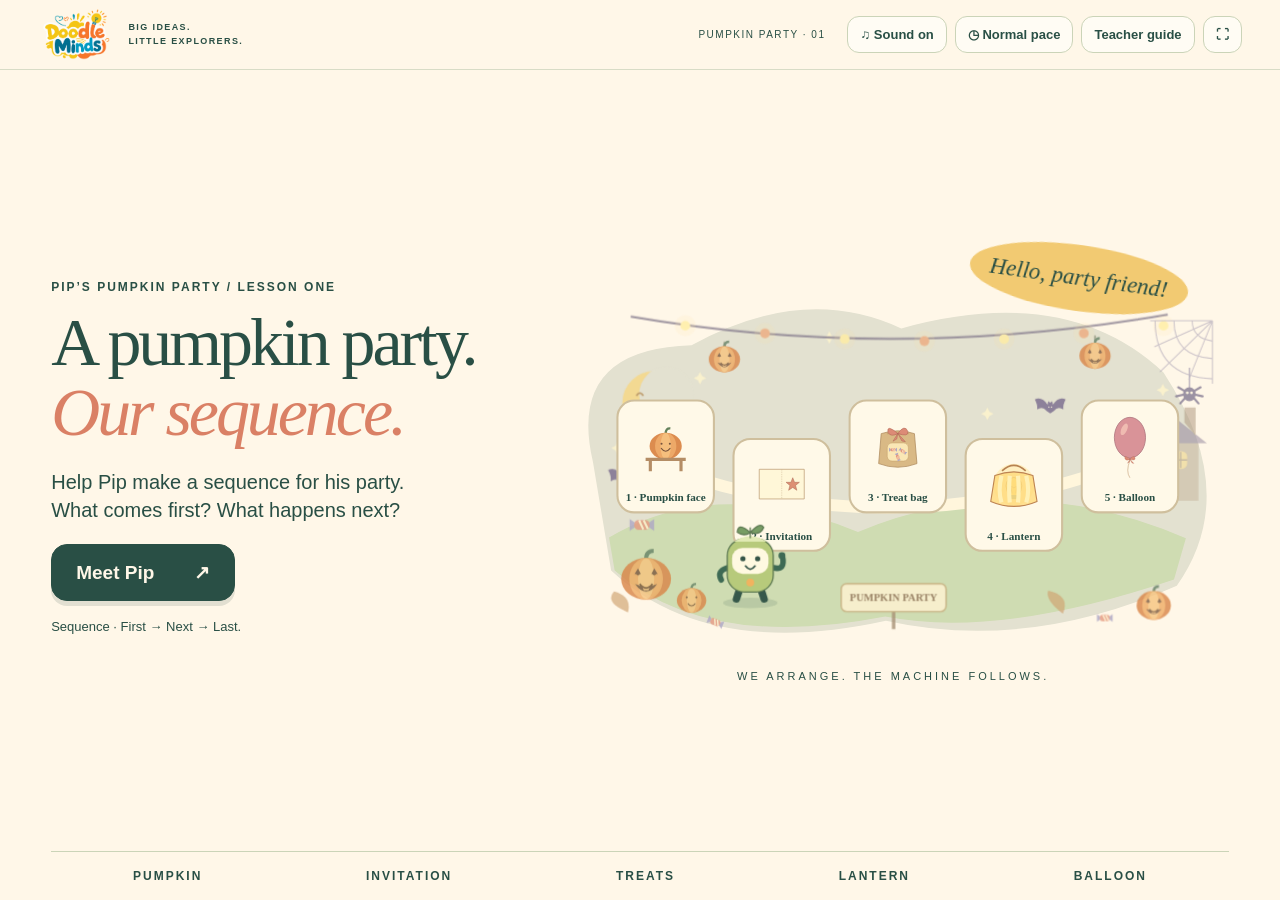
<file: lesson-01/index.html>
<!doctype html>
<html lang="en"><head><meta charset="utf-8"><meta name="viewport" content="width=device-width,initial-scale=1"><meta name="theme-color" content="#fff7e8"><title>Doodle Minds · Sequence · Lesson 1</title><link rel="stylesheet" href="styles.css?v=18"><link rel="stylesheet" href="hello-card.css?v=1"><link rel="stylesheet" href="game-rules.css?v=2"></head>
<body>
<header><a class="brand" href="#" id="home"><img class="brand-logo" src="assets/doodle-minds-logo.png" alt="Doodle Minds"><span class="brand-tagline">BIG IDEAS.<br>LITTLE EXPLORERS.</span></a><div class="header-tools"><span class="series">PUMPKIN PARTY · 01</span><button id="sound" aria-pressed="true">♫ Sound on</button><button id="pace" aria-pressed="false">◷ Normal pace</button><button id="guide-open">Teacher guide</button><button id="fullscreen" aria-label="Enter fullscreen">⛶</button></div></header>
<main id="welcome"><div class="welcome-copy"><p class="eyebrow">PIP’S PUMPKIN PARTY / LESSON ONE</p><h1>A pumpkin party.<br><em>Our sequence.</em></h1><p class="lead">Help Pip make a sequence for his party.<br>What comes first? What happens next?</p><button class="primary" id="enter">Meet Pip <span>↗</span></button><p class="welcome-note">Sequence · First → Next → Last.</p></div><div class="welcome-art"><span class="sticker">Hello, party friend!</span><div id="cover-art"></div><span class="art-caption">WE ARRANGE. THE MACHINE FOLLOWS.</span></div><div class="welcome-bottom"><span>PUMPKIN</span><span>INVITATION</span><span>TREATS</span><span>LANTERN</span><span>BALLOON</span></div></main>
<main id="lesson" hidden><nav id="chapters" aria-label="Lesson chapters"></nav><section id="mission" aria-label="Party mission introduction" hidden></section><section class="heading"><div><p class="eyebrow" id="kicker"></p><h1 id="title"></h1></div><p id="story"></p><button id="review-mission" class="review-mission" hidden>Read our mission again ↗</button></section><div class="layout"><section class="world" aria-label="Pip’s party world"><div class="world-top"><span id="scene-label"></span><span id="stage-label"></span></div><div id="scene"></div><div class="confetti" id="confetti" aria-hidden="true"></div><div id="speech" role="status" aria-live="polite"></div></section><aside id="controls" aria-label="Teacher-operated activity"></aside></div><footer><p id="ask"></p><div><button id="back">← Back</button><button class="primary" id="next">Next →</button></div></footer></main>
<dialog id="guide" aria-labelledby="guide-title"><div class="guide-content"><button id="guide-close" class="close">Close ✕</button><p class="eyebrow">TEACHER CONTROLS · AGES 5–7</p><h2 id="guide-title">One idea: a sequence is an order of steps.</h2><p>Children arrange three picture commands. The machine executes all three from left to right, including commands that act on an empty table or closed bag. It never repairs the order automatically. The first pumpkin plan deliberately stamps before loading the pumpkin. Run it, observe the result, then swap cards.</p><p>Progression: watch and change Pip’s pumpkin plan → build an invitation plan → independently prepare treats → test an alternative lantern order → plan the balloon task → make and share a paper program. The lantern accepts two orders: load, cover, on; or load, on, cover. Explain that changing the order can change the result, but some different orders both work.</p><p>Each party job opens with a mission card: read the goal, starting props and machine rules, then invite predictions before opening the activity. The card does not reveal a numbered answer. Use “Read our mission again” to revisit it without changing the picture program. Read stories and picture meanings aloud. Reading English is not required. Use the same refrain: “What is our sequence? First → Next → Last.” Invite children to point and say each step before Run; after a swap, ask what changed. Each machine starts fresh, so no earlier artifact is needed.</p><p>Allow about 5 minutes greeting and party plan, 28 minutes on the five machines, 20 minutes partner making/testing, and 7 minutes sharing/closing. Partners swap programmer and robot roles. Support with two cards already placed; extend by testing another order and explaining what changed.</p><p><a href="../output/pdf/lesson-01-sequence-worksheet.pdf" target="_blank" rel="noopener">Print the two-page picture-program kit ↗</a> · A4 landscape · 100% · headers/footers off. Precut cards. Use paper props and pretend actions.</p><p>Run freezes the cards and navigation. Stop cancels motion and voice; Reset scene keeps the cards; Clear cards starts a new plan. Slower pace gives more observation time. The original recorded Hello and approved natural cartoon feedback remain local audio assets.</p></div></dialog>
<audio id="feedback-voice" preload="none" hidden></audio>
<audio id="pip-hello" src="assets/pip-hello-recorded.wav" preload="metadata" hidden></audio>
<script src="logic.js?v=14"></script><script src="scenes.js?v=12"></script><script src="sequence-art.js?v=14"></script><script src="error-narration.js?v=2"></script><script src="error-voice-assets.js?v=3"></script><script src="sound.js?v=12"></script><script src="app.js?v=22"></script>
</body></html>
</file>
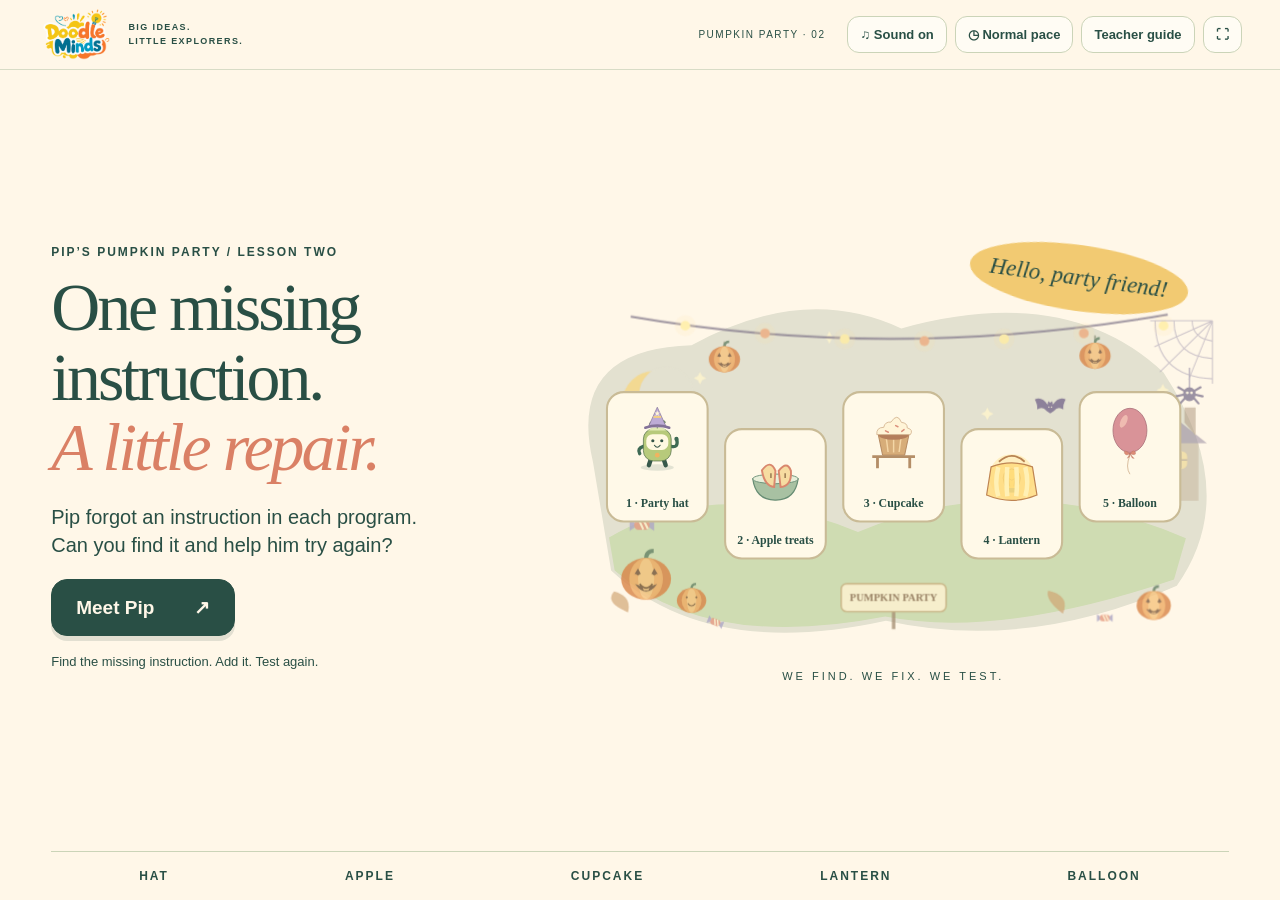
<file: lesson-02/index.html>
<!doctype html>
<html lang="en"><head><meta charset="utf-8"><meta name="viewport" content="width=device-width,initial-scale=1"><meta name="theme-color" content="#fff7e8"><title>Doodle Minds · Missing Instructions · Lesson 2</title><link rel="stylesheet" href="base.css?v=1"><link rel="stylesheet" href="styles.css?v=4"><link rel="stylesheet" href="hello-card.css?v=1"><link rel="stylesheet" href="game-rules.css?v=1"></head>
<body>
<header><a class="brand" href="#" id="home"><img class="brand-logo" src="assets/doodle-minds-logo.png" alt="Doodle Minds"><span class="brand-tagline">BIG IDEAS.<br>LITTLE EXPLORERS.</span></a><div class="header-tools"><span class="series">PUMPKIN PARTY · 02</span><button id="sound" aria-pressed="true">♫ Sound on</button><button id="pace" aria-pressed="false">◷ Normal pace</button><button id="guide-open">Teacher guide</button><button id="fullscreen" aria-label="Enter fullscreen">⛶</button></div></header>
<main id="welcome"><div class="welcome-copy"><p class="eyebrow">PIP’S PUMPKIN PARTY / LESSON TWO</p><h1>One missing instruction.<br><em>A little repair.</em></h1><p class="lead">Pip forgot an instruction in each program.<br>Can you find it and help him try again?</p><button class="primary" id="enter">Meet Pip <span>↗</span></button><p class="welcome-note">Find the missing instruction. Add it. Test again.</p></div><div class="welcome-art"><span class="sticker">Hello, party friend!</span><div id="cover-art"></div><span class="art-caption">WE FIND. WE FIX. WE TEST.</span></div><div class="welcome-bottom"><span>HAT</span><span>APPLE</span><span>CUPCAKE</span><span>LANTERN</span><span>BALLOON</span></div></main>
<main id="lesson" hidden><nav id="chapters" aria-label="Lesson chapters"></nav><section id="mission" aria-label="Party mission introduction" hidden></section><section class="heading"><div><p class="eyebrow" id="kicker"></p><h1 id="title"></h1></div><p id="story"></p><button id="review-mission" class="review-mission" hidden>Read our mission again ↗</button></section><div class="layout"><section class="world" aria-label="Pip’s party world"><div class="world-top"><span id="scene-label"></span><span id="stage-label"></span></div><div id="scene"></div><div class="confetti" id="confetti" aria-hidden="true"></div><div id="speech" role="status" aria-live="polite"></div></section><aside id="controls" aria-label="Teacher-operated activity"></aside></div><footer><p id="ask"></p><div><button id="back">← Back</button><button class="primary" id="next">Next →</button></div></footer></main>
<dialog id="guide" aria-labelledby="guide-title"><div class="guide-content"><button id="guide-close" class="close">Close ✕</button><p class="eyebrow">TEACHER CONTROLS · AGES 5–7</p><h2 id="guide-title">One idea: an instruction tells Pip what to do.</h2><p>Standalone lesson, ages 5–7. The computer cannot guess a missing instruction. Use the recurring question “Which instruction is missing?” Invite children to point, name the action and explain what changed after adding it. Read each mission aloud. Run the initial short program before choosing a repair. An empty space does nothing. Compare the actual result with the goal, add one picture and run from a fresh starting state.</p><p>Five cases: hat missing Put on; dirty apple missing Wash; cupcake missing Icing; dark lantern missing Light on; escaping balloon missing Tie. Start with teacher-guided observation and fade prompts. The two remaining cards are supplied, so children can focus on the missing action. Do not require English reading. Point to the pictures and act out the commands.</p><p>Allow about 5 minutes greeting/overview, 28 minutes exploring, 20 minutes partner making/testing and 7 minutes sharing. Use the paper kit: test a complete three-card plan, remove a card, have a partner execute the short plan, then repair and retest. Use pretend food/tools. Decorate after testing. Support with two candidate cards; extend by moving the repaired card and explaining why position matters.</p><p>Stop cancels playback safely. Try another fix restores that task’s short program. Slower pace gives more observation time. Sound uses the original recorded Hello and approved natural feedback. <a href="../output/pdf/lesson-02-missing-instruction-worksheet.pdf" target="_blank" rel="noopener">Open the printable repair kit ↗</a>.</p></div></dialog>
<audio id="feedback-voice" preload="none" hidden></audio>
<audio id="pip-hello" src="assets/pip-hello-recorded.wav" preload="metadata" hidden></audio>
<script src="party-logic.js?v=2"></script><script src="party-art.js?v=2"></script><script src="sequence-art.js?v=1"></script><script src="error-narration.js?v=1"></script><script src="error-voice-assets.js?v=2"></script><script src="sound.js?v=2"></script><script src="logic.js?v=2"></script><script src="scenes.js?v=4"></script><script src="app.js?v=9"></script></body></html>
</file>
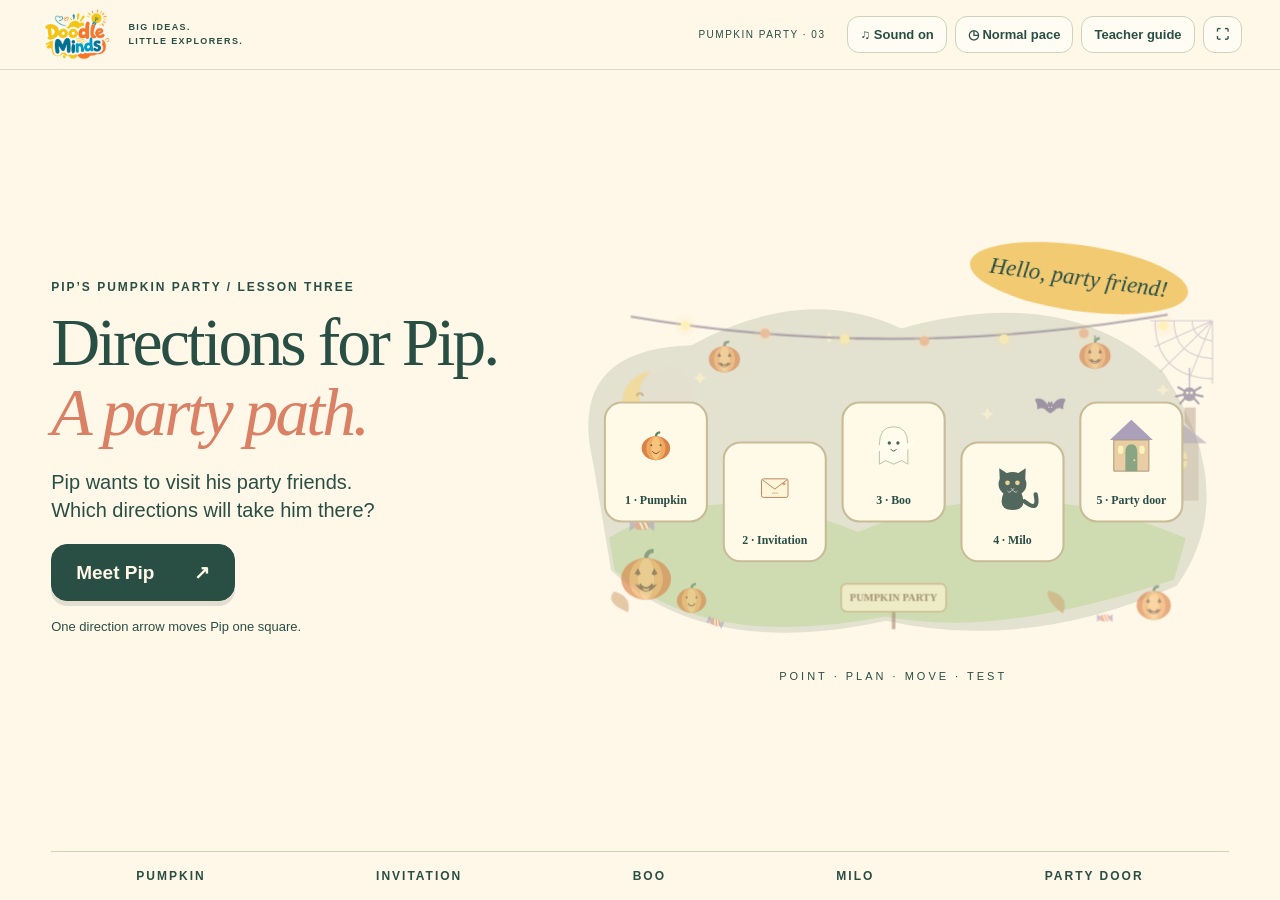
<file: lesson-03/index.html>
<!doctype html>
<html lang="en"><head><meta charset="utf-8"><meta name="viewport" content="width=device-width,initial-scale=1"><meta name="theme-color" content="#fff7e8"><title>Doodle Minds · Directions · Lesson 3</title><link rel="stylesheet" href="base.css?v=1"><link rel="stylesheet" href="route.css?v=6"></head>
<body>
<header><a class="brand" href="#" id="home"><img class="brand-logo" src="assets/doodle-minds-logo.png" alt="Doodle Minds"><span class="brand-tagline">BIG IDEAS.<br>LITTLE EXPLORERS.</span></a><div class="header-tools"><span class="series">PUMPKIN PARTY · 03</span><button id="sound" aria-pressed="true">♫ Sound on</button><button id="pace" aria-pressed="false">◷ Normal pace</button><button id="guide-open">Teacher guide</button><button id="fullscreen" aria-label="Enter fullscreen">⛶</button></div></header>
<main id="welcome"><div class="welcome-copy"><p class="eyebrow">PIP’S PUMPKIN PARTY / LESSON THREE</p><h1>Directions for Pip.<br><em>A party path.</em></h1><p class="lead">Pip wants to visit his party friends.<br>Which directions will take him there?</p><button class="primary" id="enter">Meet Pip <span>↗</span></button><p class="welcome-note">One direction arrow moves Pip one square.</p></div><div class="welcome-art"><span class="sticker">Hello, party friend!</span><div id="cover-art"></div><span class="art-caption">POINT · PLAN · MOVE · TEST</span></div><div class="welcome-bottom"><span>PUMPKIN</span><span>INVITATION</span><span>BOO</span><span>MILO</span><span>PARTY DOOR</span></div></main>
<main id="lesson" hidden><nav id="chapters" aria-label="Lesson chapters"></nav><section id="mission" aria-label="Party mission introduction" hidden></section><section class="heading"><div><p class="eyebrow" id="kicker"></p><h1 id="title"></h1></div><p id="story"></p><button id="review-mission" class="review-mission" hidden>Read our mission again ↗</button></section><div class="layout"><section class="world" aria-label="Pip’s party world"><div class="world-top"><span id="scene-label"></span><span id="stage-label"></span></div><div id="scene"></div><div class="confetti" id="confetti" aria-hidden="true"></div><div id="speech" role="status" aria-live="polite"></div></section><aside id="controls" aria-label="Teacher-operated activity"></aside></div><footer><p id="ask"></p><div><button id="back">← Back</button><button class="primary" id="next">Next →</button></div></footer></main>
<dialog id="guide" aria-labelledby="guide-title"><div class="guide-content"><button id="guide-close" class="close">Close ✕</button><p class="eyebrow">TEACHER CONTROLS · AGES 5–7</p><h2 id="guide-title">One idea: directions tell Pip which way to move.</h2><p>Standalone lesson, ages 5–7. Meet Pip, read each mission aloud, point to START and the goal, then predict and run arrows. Repeat “Which direction?” and invite children to point and say Up, Down, Left or Right before predicting the next square. Arrows are absolute directions on the screen: UP toward the top, DOWN toward the bottom. Pip keeps facing the children. There are no turn instructions.</p><p>Five maps: two right steps; two up steps; combine right/up; combine left/down; route around two hedges. Do not reveal the pictured route before the children test. Several combined routes work; the program is judged by its actual final square, not a stored answer. At a hedge or map edge Pip stays in place, consumes that arrow and continues the remaining arrows. Arriving early then walking away does not finish at the goal.</p><p>Allow about 5 minutes greeting/overview, 28 minutes exploring, 20 minutes paper-map partner testing and 7 minutes sharing. Use precut arrow cards and a paper Pip. Children point or speak; English reading is not required. Support with one arrow already placed; extend by finding another working route. No loops, rotation or conditions are introduced.</p><p>Click an existing program card, then an arrow to replace it. Undo removes the last arrow. Stop cancels playback and audio. Every run starts cleanly. Teacher controls progression; Slower pace extends the observation time. <a href="../output/pdf/lesson-03-directions-worksheet.pdf" target="_blank" rel="noopener">Open the paper route kit ↗</a>.</p></div></dialog>
<audio id="feedback-voice" preload="none" hidden></audio>
<audio id="pip-hello" src="assets/pip-hello-recorded.wav" preload="metadata" hidden></audio>
<script src="party-logic.js?v=1"></script><script src="party-art.js?v=2"></script><script src="error-narration.js?v=1"></script><script src="error-voice-assets.js?v=2"></script><script src="sound.js?v=2"></script><script src="route-logic.js?v=4"></script><script src="route-art.js?v=4"></script><script src="route-app.js?v=10"></script></body></html>
</file>
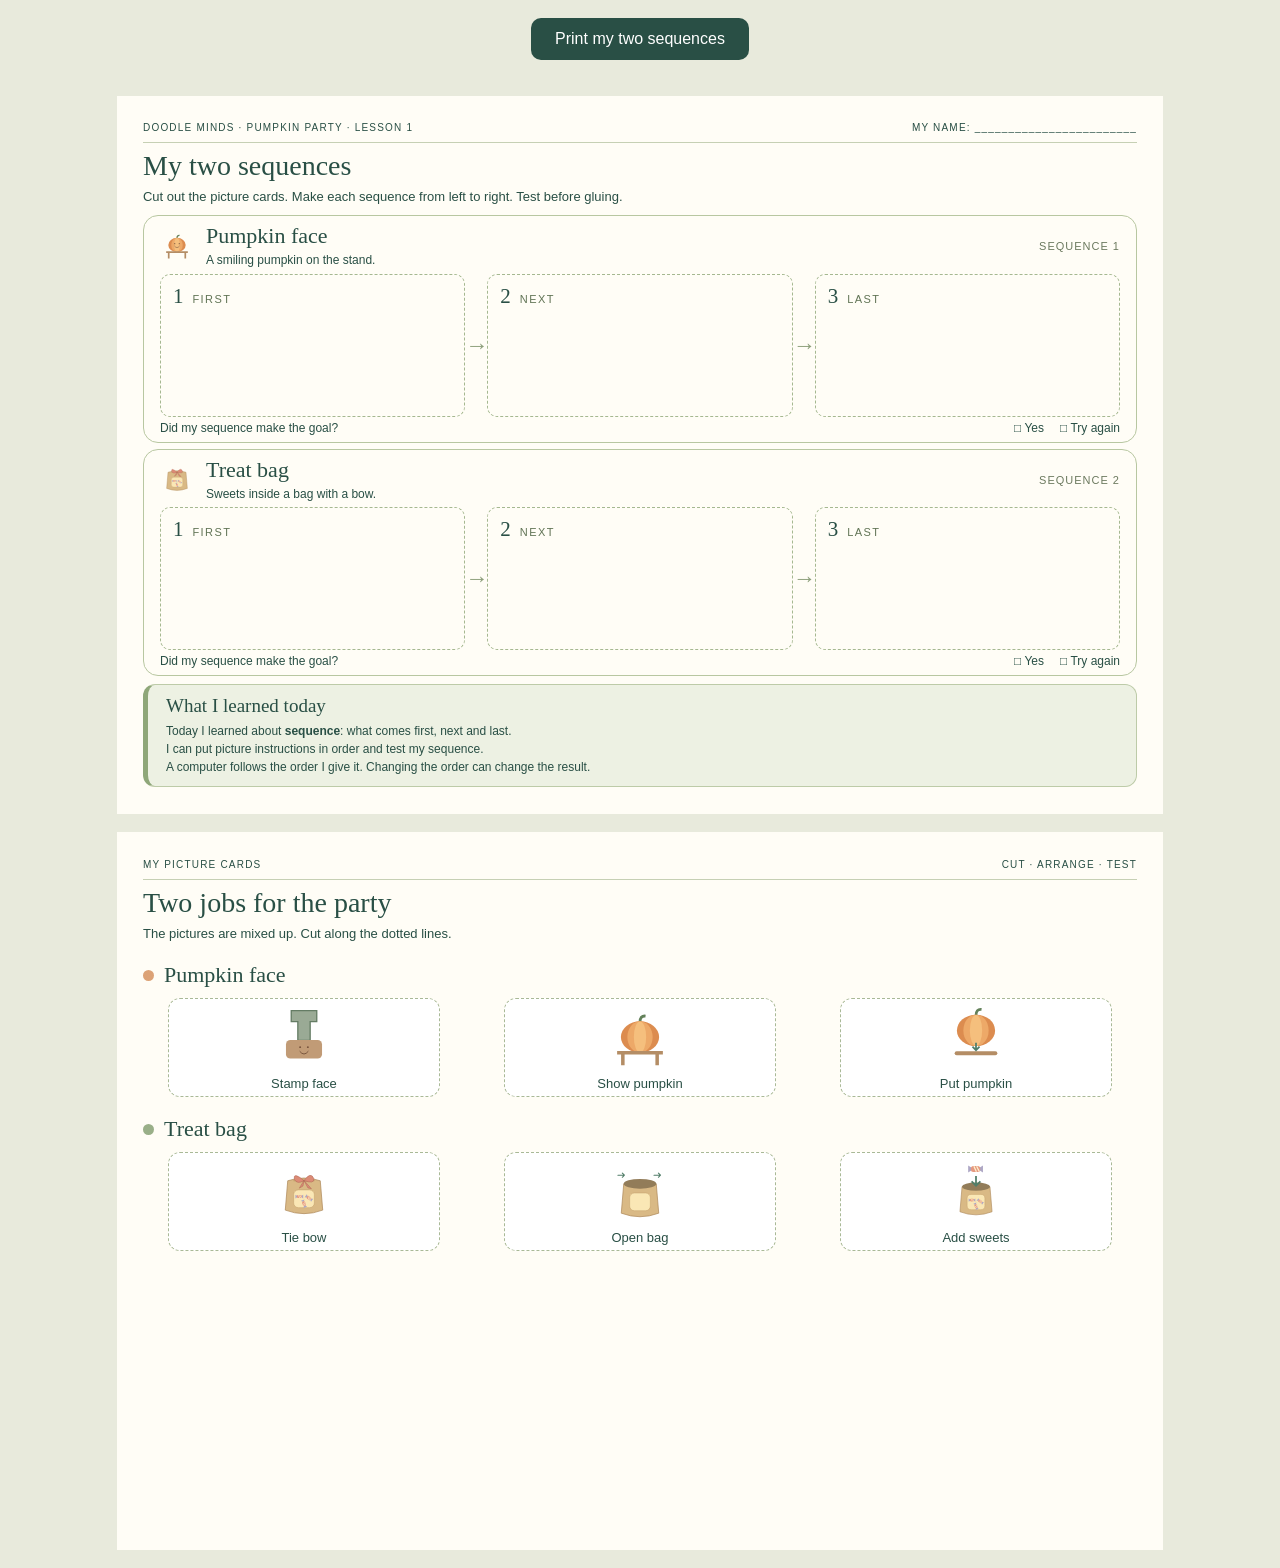
<file: lesson-01/print.html>
<!doctype html>
<html lang="en">
<head>
<meta charset="utf-8"><meta name="viewport" content="width=device-width,initial-scale=1">
<title>Pumpkin Party · My two sequences</title>
<style>
*{box-sizing:border-box}body{margin:0;background:#e8eadc;color:#294f45;font-family:'Trebuchet MS',sans-serif}header{text-align:center;padding:18px}button{padding:12px 24px;border:0;border-radius:10px;background:#294f45;color:white;font:inherit}.sheet{width:277mm;height:190mm;margin:18px auto;background:#fffdf6;padding:7mm;break-after:page}.sheet:last-child{break-after:auto}.top{display:flex;justify-content:space-between;font-size:10px;letter-spacing:1.2px;padding-bottom:9px;border-bottom:1px solid #c6d0b4}h1{font:28px Georgia;margin:7px 0 6px}p{font-size:13px;margin:0;line-height:1.45}.intro{margin-bottom:8px}.activity{border:1.5px solid #b8c7a1;border-radius:15px;margin-bottom:6px;padding:7px 16px}.activity-head{display:flex;align-items:center;justify-content:space-between;margin-bottom:4px}.goal{display:flex;align-items:center;gap:12px}.goal svg{width:34px;height:34px}.goal h2{font:22px Georgia;margin:0 0 3px}.goal p{font-size:12px}.tag{font-size:11px;letter-spacing:1px;color:#6b795e}.sequence{display:grid;grid-template-columns:1fr 22px 1fr 22px 1fr;align-items:center}.slot{height:143px;border:1.5px dashed #a5b890;border-radius:10px;padding:9px 12px}.slot span{font-size:11px;letter-spacing:1.4px;color:#617455}.slot b{font:21px Georgia;margin-right:9px}.arrow{text-align:center;color:#8d9f7b;font-size:23px}.check{display:flex;justify-content:space-between;align-items:center;margin-top:4px;font-size:12px}.check strong{font-weight:normal}.check span{margin-left:16px}.footer{font-size:12px;text-align:center;letter-spacing:.5px;padding-top:1px}.cut-group{margin-top:19px}.cut-title{display:flex;align-items:center;gap:10px;margin-bottom:10px}.cut-title h2{font:22px Georgia;margin:0}.dot{width:11px;height:11px;border-radius:50%;background:#dca276}.cut-group:nth-child(2) .dot{background:#99af88}.cards{display:grid;grid-template-columns:repeat(3,1fr);gap:14px;justify-items:center}.card{width:72mm;height:99px;border:1.5px dashed #a9b996;border-radius:12px;display:flex;flex-direction:column;align-items:center;justify-content:center;gap:6px;background:white}.card svg{width:66px;height:66px}.card span{font-size:13px}.cut-footer{margin-top:22px;text-align:center;font-size:12px;color:#62765d}.learning-card{break-inside:avoid;margin-top:8px;border:1px solid #bdcba8;border-left:5px solid #8fa779;border-radius:12px;background:#edf1e3;padding:10px 18px}.learning-card h2{font:19px Georgia;margin:0 0 5px}.learning-card p{font-size:12px;line-height:1.5}.learning-card b{color:#294f45}@page{size:A4 landscape;margin:10mm}@media print{header{display:none}body{background:white}.sheet{margin:0;padding:6mm}*{print-color-adjust:exact;-webkit-print-color-adjust:exact}}
</style>
</head>
<body>
<header><button onclick="window.print()">Print my two sequences</button></header>
<section class="sheet">
<div class="top"><span>DOODLE MINDS · PUMPKIN PARTY · LESSON 1</span><span>MY NAME: ________________________</span></div>
<h1>My two sequences</h1>
<p class="intro">Cut out the picture cards. Make each sequence from left to right. Test before gluing.</p>
<div id="activities"></div>
<aside class="learning-card"><h2>What I learned today</h2><p>Today I learned about <b>sequence</b>: what comes first, next and last.<br>I can put picture instructions in order and test my sequence.<br>A computer follows the order I give it. Changing the order can change the result.</p></aside>
</section>
<section class="sheet">
<div class="top"><span>MY PICTURE CARDS</span><span>CUT · ARRANGE · TEST</span></div>
<h1>Two jobs for the party</h1>
<p>The pictures are mixed up. Cut along the dotted lines.</p>
<div id="cut-cards"></div>

</section>
<script src="logic.js?v=14"></script><script src="scenes.js?v=11"></script><script src="sequence-art.js?v=14"></script>
<script>
const jobs=[{id:'pumpkin',goal:'A smiling pumpkin on the stand.'},{id:'sweets',goal:'Sweets inside a bag with a bow.'}];
document.getElementById('activities').innerHTML=jobs.map((job,i)=>{const e=PartyLogic.example(job.id);return `<div class="activity"><div class="activity-head"><div class="goal">${SequenceArt.goal(e.id,62)}<div><h2>${e.name}</h2><p>${job.goal}</p></div></div><span class="tag">SEQUENCE ${i+1}</span></div><div class="sequence">${['FIRST','NEXT','LAST'].map((label,n)=>`${n?'<div class="arrow">→</div>':''}<div class="slot"><b>${n+1}</b><span>${label}</span></div>`).join('')}</div><div class="check"><strong>Did my sequence make the goal?</strong><div><span>□ Yes</span><span>□ Try again</span></div></div></div>`}).join('');
document.getElementById('cut-cards').innerHTML=jobs.map(job=>{const e=PartyLogic.example(job.id);return `<div class="cut-group"><div class="cut-title"><span class="dot"></span><h2>${e.name}</h2></div><div class="cards">${e.bank.map(id=>{const c=e.cards.find(c=>c.id===id);return `<div class="card">${SequenceArt.icon(c.icon,122)}<span>${c.label}</span></div>`}).join('')}</div></div>`}).join('');
</script>
</body></html>
</file>
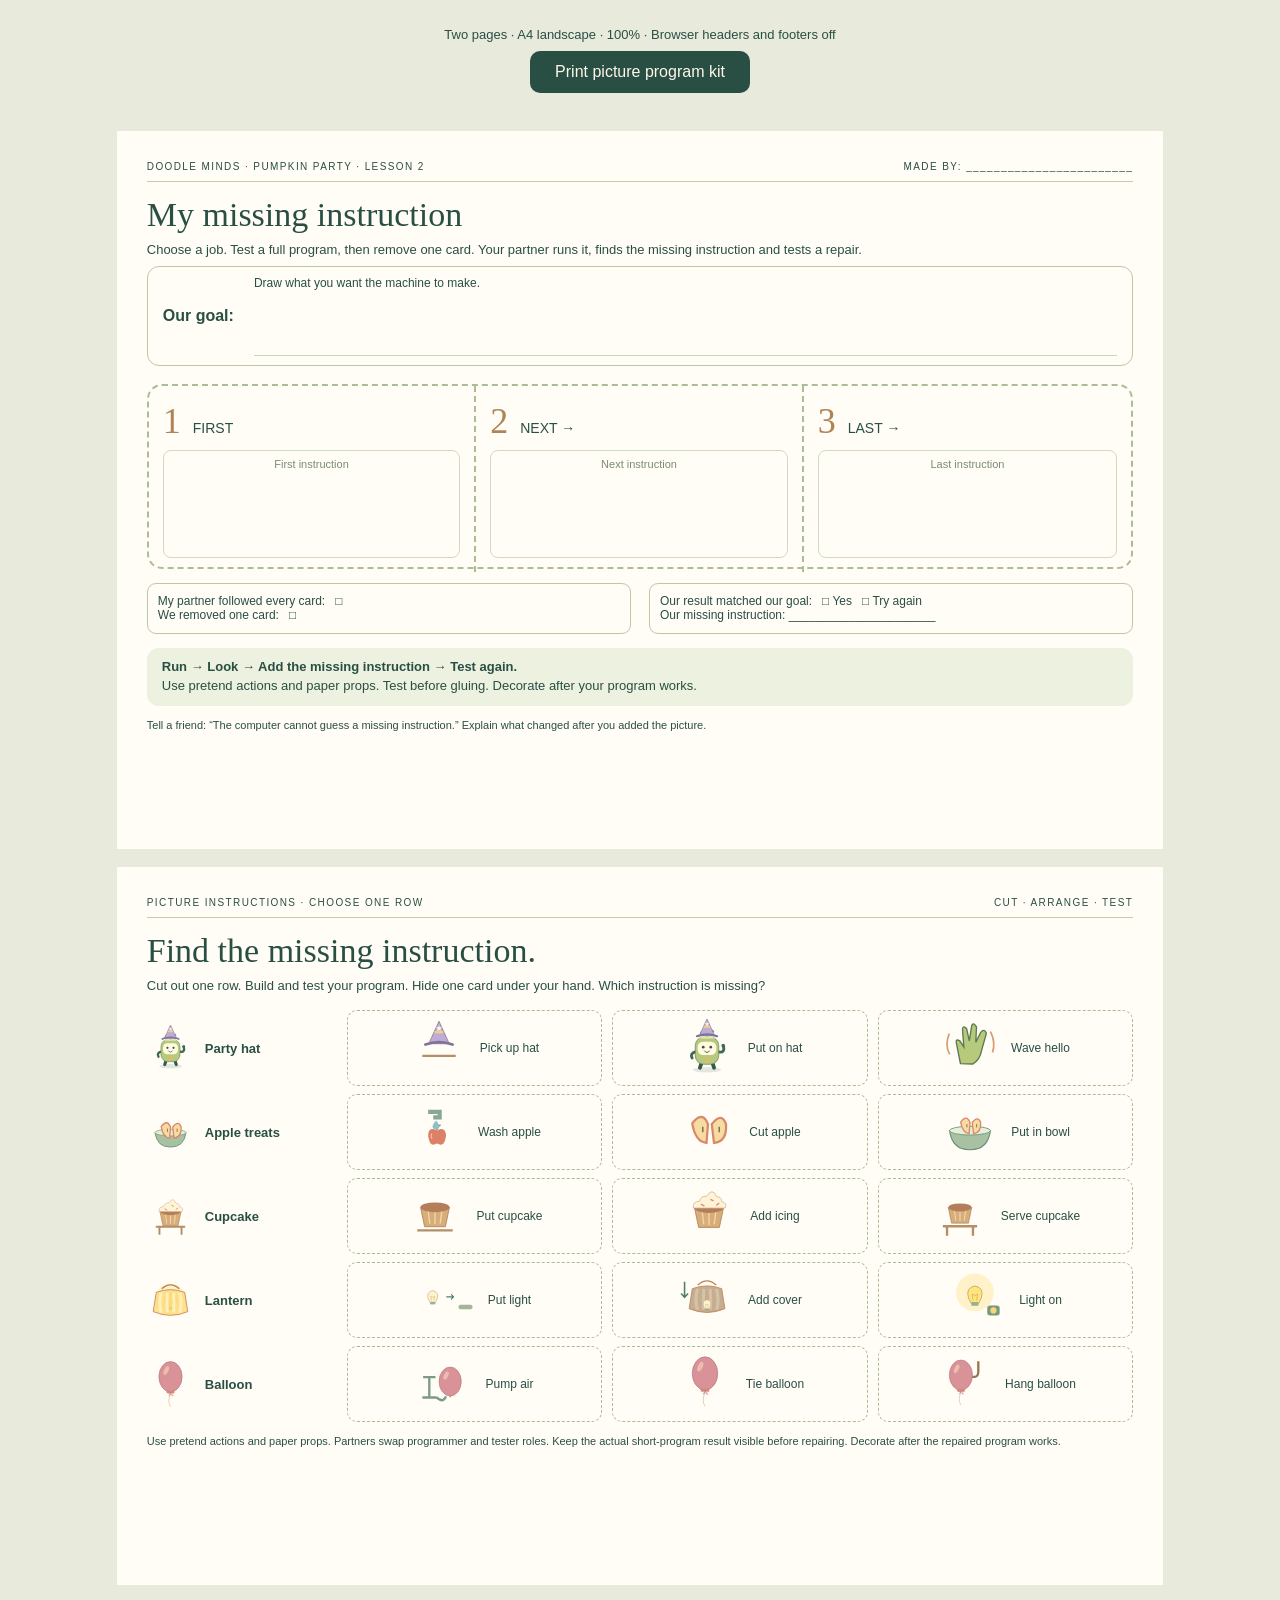
<file: lesson-02/print.html>
<!doctype html><html lang="en"><head><meta charset="utf-8"><meta name="viewport" content="width=device-width,initial-scale=1"><title>Pumpkin Party · My missing instruction</title><style>
*{box-sizing:border-box}body{margin:0;font-family:'Trebuchet MS',sans-serif;background:#e8eadc;color:#294f45}header{text-align:center;padding:20px}button{padding:12px 25px;background:#294f45;color:#fff7e8;border:0;border-radius:10px;font:inherit;cursor:pointer}.sheet{width:277mm;height:190mm;margin:18px auto;padding:8mm;background:#fffdf6;break-after:page;overflow:hidden}.sheet:last-child{break-after:auto}.top{display:flex;justify-content:space-between;border-bottom:1px solid #bfcca8;padding-bottom:9px;font-size:10px;letter-spacing:1.4px}h1{font:34px Georgia;margin:14px 0 7px}p{font-size:13px;line-height:1.45;margin:6px 0}.strip{display:grid;grid-template-columns:repeat(3,1fr);height:185px;border:2px dashed #acbd95;border-radius:15px;margin:18px 0 12px}.strip>div{padding:14px;border-right:2px dashed #acbd95;position:relative}.strip>div:last-child{border:0}.strip b{font:36px Georgia;color:#ae8456}.strip span{font-size:14px;margin-left:12px}.draw{height:108px;border:1px solid #cfdbc0;margin-top:8px;border-radius:8px;text-align:center;padding:7px;font-size:11px;color:#7b8c72}.goal{display:flex;align-items:center;gap:20px;border:1px solid #bdc9a6;padding:9px 15px;border-radius:12px}.goal div{flex:1;height:80px;border-bottom:1px solid #c9d4b9;font-size:12px}.notes{display:flex;gap:18px;margin:14px 0}.notes>div{flex:1;border:1px solid #bbc9a7;padding:10px;border-radius:9px;font-size:12px;min-height:51px}.note{padding:10px 15px;background:#edf1df;border-radius:12px}.rows{margin-top:14px;display:grid;gap:8px}.row{display:grid;grid-template-columns:190px repeat(3,1fr);gap:10px;align-items:center}.task{display:flex;gap:11px;align-items:center;font-size:13px;font-weight:bold}.card{border:1px dashed #aabb98;border-radius:10px;height:76px;display:flex;align-items:center;justify-content:center;gap:12px;font-size:12px}.card svg{width:58px;height:58px}.footer{font-size:11px;margin-top:12px}@page{size:A4 landscape;margin:10mm}@media print{header{display:none}body{background:white}.sheet{width:277mm;height:190mm;margin:0;padding:6mm}*{print-color-adjust:exact;-webkit-print-color-adjust:exact}}
</style></head><body><header><p>Two pages · A4 landscape · 100% · Browser headers and footers off</p><button onclick="window.print()">Print picture program kit</button></header>
<section class="sheet"><div class="top"><span>DOODLE MINDS · PUMPKIN PARTY · LESSON 2</span><span>MADE BY: ________________________</span></div><h1>My missing instruction</h1><p>Choose a job. Test a full program, then remove one card. Your partner runs it, finds the missing instruction and tests a repair.</p><div class="goal"><b>Our goal:</b><div>Draw what you want the machine to make.</div></div><div class="strip"><div><b>1</b><span>FIRST</span><div class="draw">First instruction</div></div><div><b>2</b><span>NEXT →</span><div class="draw">Next instruction</div></div><div><b>3</b><span>LAST →</span><div class="draw">Last instruction</div></div></div><div class="notes"><div>My partner followed every card: &nbsp; □<br>We removed one card: &nbsp; □</div><div>Our result matched our goal: &nbsp; □ Yes &nbsp; □ Try again<br>Our missing instruction: ______________________</div></div><p class="note"><b>Run → Look → Add the missing instruction → Test again.</b><br>Use pretend actions and paper props. Test before gluing. Decorate after your program works.</p><p class="footer">Tell a friend: “The computer cannot guess a missing instruction.” Explain what changed after you added the picture.</p></section>
<section class="sheet"><div class="top"><span>PICTURE INSTRUCTIONS · CHOOSE ONE ROW</span><span>CUT · ARRANGE · TEST</span></div><h1>Find the missing instruction.</h1><p>Cut out one row. Build and test your program. Hide one card under your hand. Which instruction is missing?</p><div id="cards" class="rows"></div><p class="footer">Use pretend actions and paper props. Partners swap programmer and tester roles. Keep the actual short-program result visible before repairing. Decorate after the repaired program works.</p></section>
<script src="party-logic.js"></script><script src="party-art.js"></script><script src="sequence-art.js"></script><script src="logic.js"></script><script src="scenes.js"></script><script>document.getElementById('cards').innerHTML=RepairLogic.examples.map(e=>`<div class="row"><div class="task">${RepairArt.goal(e.id,47)}<span>${e.name}</span></div>${e.cards.map(card=>card.id).map(id=>{const c=e.cards.find(c=>c.id===id);return `<div class="card">${RepairArt.icon(c.icon,67)}<span>${c.label}</span></div>`}).join('')}</div>`).join('');</script></body></html>
</file>
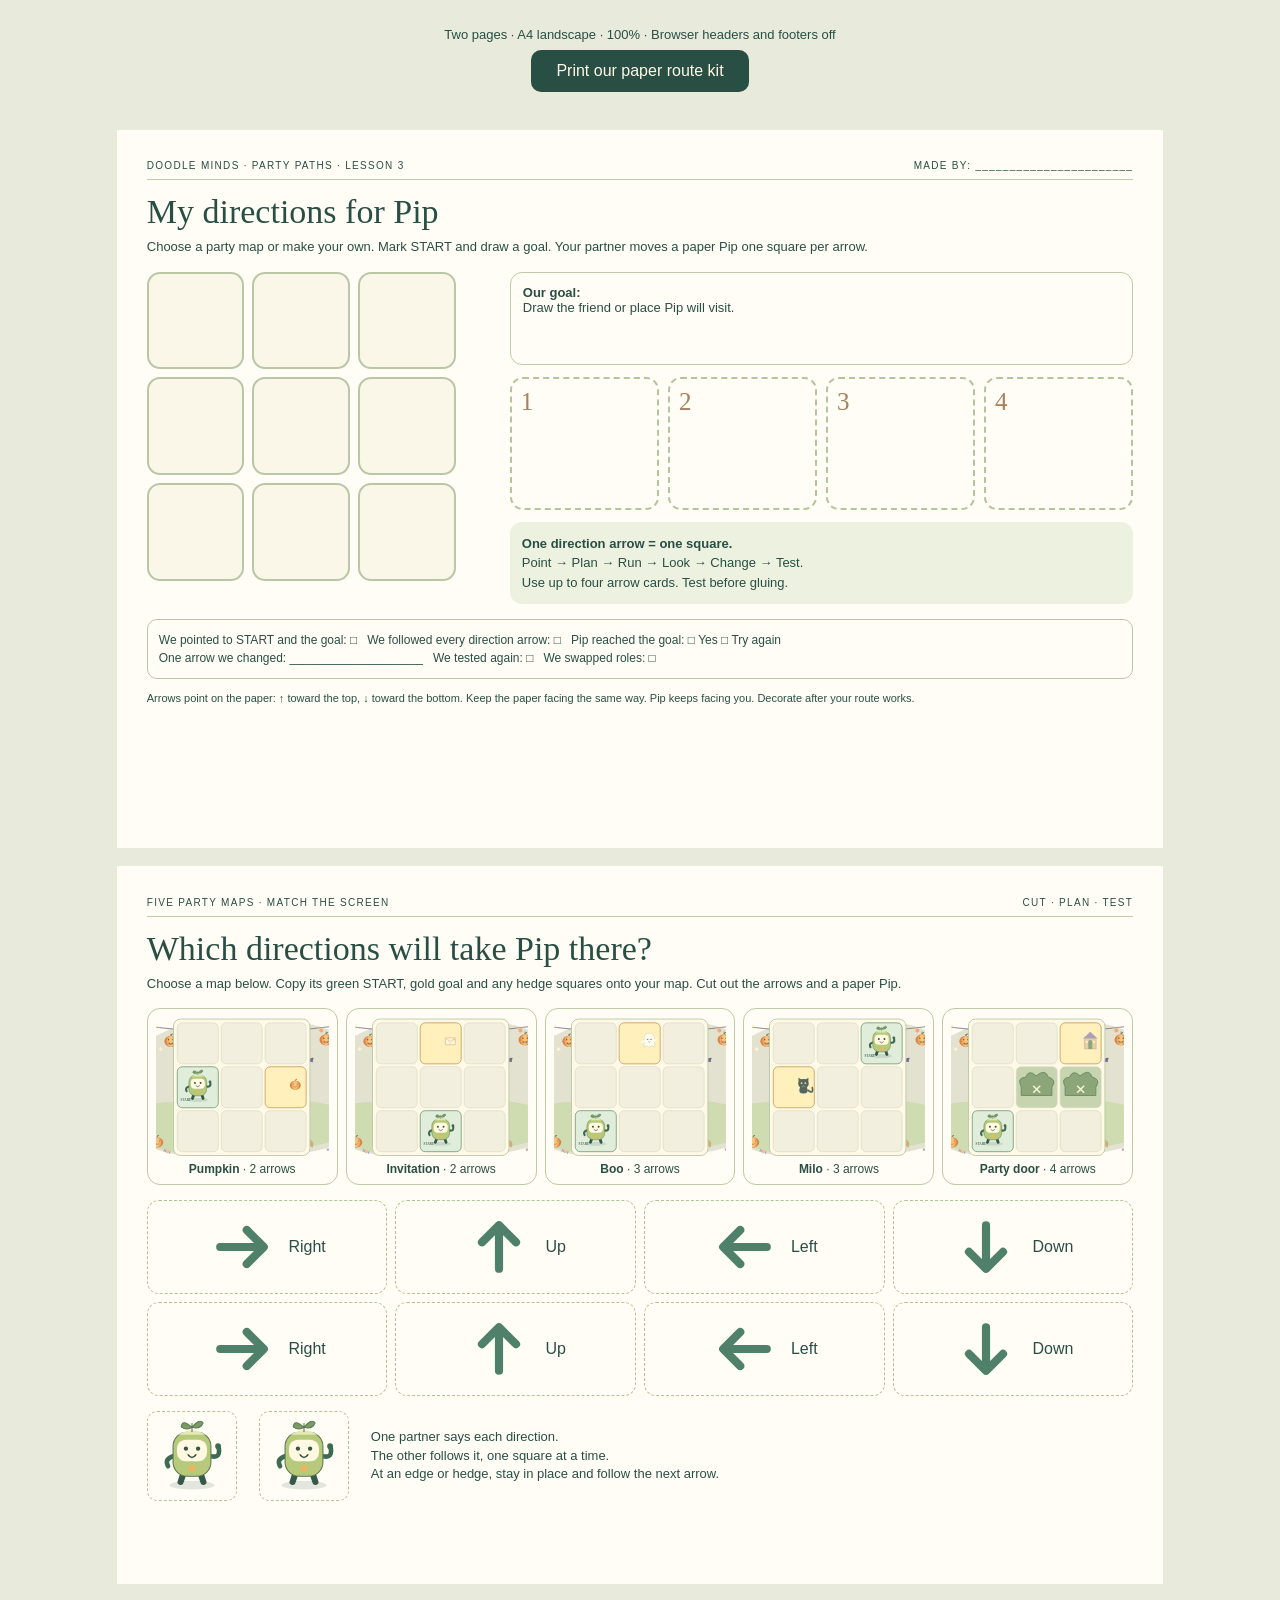
<file: lesson-03/print.html>
<!doctype html><html lang="en"><head><meta charset="utf-8"><meta name="viewport" content="width=device-width,initial-scale=1"><title>Party Paths · My directions for Pip</title><style>
*{box-sizing:border-box}body{margin:0;background:#e8eadc;color:#294f45;font-family:'Trebuchet MS',sans-serif}header{text-align:center;padding:20px}button{padding:12px 25px;background:#294f45;color:#fff7e8;border:0;border-radius:10px;font:inherit}.sheet{width:277mm;height:190mm;margin:18px auto;background:#fffdf6;padding:8mm;break-after:page}.sheet:last-child{break-after:auto}.top{display:flex;justify-content:space-between;border-bottom:1px solid #bfcca8;padding-bottom:8px;font-size:10px;letter-spacing:1.3px}h1{font:34px Georgia;margin:13px 0 7px}p{font-size:13px;line-height:1.4;margin:6px 0}.body{display:grid;grid-template-columns:335px 1fr;gap:28px;margin-top:15px}.grid{width:309px;display:grid;grid-template-columns:repeat(3,1fr);height:309px;gap:8px}.grid div{border:2px solid #bac7a7;border-radius:13px;background:#faf7e9}.side{display:flex;flex-direction:column;gap:12px}.goal{height:93px;border:1px solid #bfcca8;border-radius:12px;padding:12px;font-size:13px}.instructions{display:grid;grid-template-columns:repeat(4,1fr);gap:9px}.instructions div{height:133px;border:2px dashed #b4c49c;border-radius:13px;padding:9px;color:#a98059;font:25px Georgia}.note{padding:12px;border-radius:12px;background:#edf1df;font-size:13px;line-height:1.5}.record{border:1px solid #bac7a7;border-radius:10px;padding:11px;font-size:12px;line-height:1.5;margin-top:15px}.maps{display:grid;grid-template-columns:repeat(5,1fr);gap:8px;margin-top:15px}.mini{border:1px solid #bdc9a7;border-radius:13px;padding:8px;text-align:center;font-size:12px}.mini svg{width:100%;height:142px}.arrows{display:grid;grid-template-columns:repeat(4,1fr);gap:8px;margin-top:15px}.arrow{border:1px dashed #b2c398;border-radius:12px;height:94px;display:flex;align-items:center;justify-content:center;gap:12px}.arrow svg{height:68px;width:68px}.tokens{display:flex;align-items:center;gap:22px;margin-top:15px}.pip-token{border:1px dashed #b2c398;border-radius:10px;width:90px;height:90px;display:grid;place-items:center}.pip-token svg{width:60px;height:75px}.footer{font-size:11px;margin-top:12px}@page{size:A4 landscape;margin:10mm}@media print{header{display:none}body{background:white}.sheet{width:277mm;height:190mm;margin:0;padding:6mm}*{print-color-adjust:exact;-webkit-print-color-adjust:exact}}
</style></head><body><header><p>Two pages · A4 landscape · 100% · Browser headers and footers off</p><button onclick="window.print()">Print our paper route kit</button></header>
<section class="sheet"><div class="top"><span>DOODLE MINDS · PARTY PATHS · LESSON 3</span><span>MADE BY: _______________________</span></div><h1>My directions for Pip</h1><p>Choose a party map or make your own. Mark START and draw a goal. Your partner moves a paper Pip one square per arrow.</p><div class="body"><div class="grid"><div></div><div></div><div></div><div></div><div></div><div></div><div></div><div></div><div></div></div><div class="side"><div class="goal"><b>Our goal:</b><br>Draw the friend or place Pip will visit.</div><div class="instructions"><div>1</div><div>2</div><div>3</div><div>4</div></div><div class="note"><b>One direction arrow = one square.</b><br>Point → Plan → Run → Look → Change → Test.<br>Use up to four arrow cards. Test before gluing.</div></div></div><div class="record">We pointed to START and the goal: □ &nbsp; We followed every direction arrow: □ &nbsp; Pip reached the goal: □ Yes □ Try again<br>One arrow we changed: ____________________ &nbsp; We tested again: □ &nbsp; We swapped roles: □</div><p class="footer">Arrows point on the paper: ↑ toward the top, ↓ toward the bottom. Keep the paper facing the same way. Pip keeps facing you. Decorate after your route works.</p></section>
<section class="sheet"><div class="top"><span>FIVE PARTY MAPS · MATCH THE SCREEN</span><span>CUT · PLAN · TEST</span></div><h1>Which directions will take Pip there?</h1><p>Choose a map below. Copy its green START, gold goal and any hedge squares onto your map. Cut out the arrows and a paper Pip.</p><div id="maps" class="maps"></div><div id="arrows" class="arrows"></div><div class="tokens"><div class="pip-token" id="pip-one"></div><div class="pip-token" id="pip-two"></div><p>One partner says each direction.<br>The other follows it, one square at a time.<br>At an edge or hedge, stay in place and follow the next arrow.</p></div></section>
<script src="party-logic.js"></script><script src="party-art.js"></script><script src="route-logic.js"></script><script src="route-art.js"></script><script>
document.getElementById('maps').innerHTML=RouteLogic.examples.map(e=>`<div class="mini">${RouteArt.map(e.id,e.start).replace('viewBox="0 0 960 560"','viewBox="240 45 485 485"')}<b>${e.name}</b> · ${e.limit} arrows</div>`).join('');document.getElementById('arrows').innerHTML=[...Object.keys(RouteLogic.arrows),...Object.keys(RouteLogic.arrows)].map(a=>`<div class="arrow">${RouteArt.arrow(a,68)}${RouteLogic.arrows[a].label}</div>`).join('');for(const id of ['pip-one','pip-two'])document.getElementById(id).innerHTML=`<svg viewBox="-75 -105 150 210" aria-hidden="true">${PartyArt.pip()}</svg>`;
</script></body></html>
</file>
<file: lesson-01/styles.css>
:root{--cream:#fff7e8;--ink:#294f45;--sage:#dbe5c6;--coral:#da8065;--gold:#f2ca72;--line:#cbd4b8;--paper:#fffcf4}*{box-sizing:border-box}body{margin:0;background:var(--cream);color:var(--ink);font-family:'Trebuchet MS','Avenir Next',sans-serif}button,a{-webkit-tap-highlight-color:transparent}button{font:inherit;color:inherit;border:1px solid var(--line);border-radius:12px;background:var(--paper);padding:11px 16px;cursor:pointer;font-weight:700;transition:transform .18s,box-shadow .18s}button:hover:not(:disabled){transform:translateY(-2px);box-shadow:0 5px 0 #294f4512}button:disabled{cursor:default;opacity:.48}button:focus-visible,a:focus-visible{outline:4px solid #568baf;outline-offset:4px}a{color:inherit}[hidden]{display:none!important}header{display:flex;justify-content:space-between;align-items:center;padding:22px 4vw;border-bottom:1px solid #d8dcc6;gap:20px}.brand{display:flex;align-items:center;gap:11px;text-decoration:none;font-family:Georgia,serif;font-size:26px;font-weight:bold;line-height:1.15}.brand small{display:block;font:9px 'Trebuchet MS',sans-serif;letter-spacing:1.6px;margin-top:6px}.brand-mark{font:52px Georgia;color:var(--coral)}.header-tools{display:flex;align-items:center;gap:8px}.header-tools button{font-size:13px;padding:10px 12px}.series{font-size:10px;letter-spacing:1.5px;margin-right:14px}.primary{background:var(--ink);color:var(--cream);border-color:var(--ink);padding:16px 24px;border-radius:16px;font-size:19px;box-shadow:0 5px 0 #193c3320}.primary span{margin-left:34px}.eyebrow{font-size:12px;font-weight:bold;letter-spacing:2px;margin:0 0 14px}.welcome-copy h1{font-family:Georgia,serif;font-size:clamp(50px,6.5vw,94px);font-weight:400;line-height:1.03;letter-spacing:-3px;margin:20px 0 26px}em{color:var(--coral);font-weight:400}.lead{font-size:22px;line-height:1.55;margin-bottom:28px}#welcome{display:grid;grid-template-columns:43% 57%;padding:65px 5vw 0;max-width:1600px;margin:auto;position:relative}.welcome-note{font-size:13px;margin-top:24px}.welcome-art{position:relative;align-self:center}.welcome-art svg{width:100%;overflow:visible}.sticker{position:absolute;top:0;right:40px;font:italic 23px Georgia;background:var(--gold);border-radius:50%;padding:20px;transform:rotate(8deg);z-index:1}.art-caption{display:block;text-align:center;font-size:11px;letter-spacing:3px;margin-top:-20px}.welcome-bottom{grid-column:1/-1;display:flex;justify-content:space-around;padding:27px 0;margin-top:48px;border-top:1px solid var(--line);font-size:13px;font-weight:bold;letter-spacing:2px}#lesson{max-width:1600px;padding:22px 4vw 25px;margin:auto}nav{display:flex;gap:6px;flex-wrap:wrap;padding-bottom:20px}nav button{font-size:12px;padding:9px 11px;border:0;background:transparent}nav button.active{background:var(--ink);color:var(--paper)}nav button b{font-size:10px;margin-right:7px;color:var(--coral)}nav button.active b{color:var(--gold)}.heading{display:flex;justify-content:space-between;align-items:center;gap:30px;margin:7px 0 22px}.heading h1{font:400 clamp(32px,3.4vw,52px)/1.08 Georgia,serif;margin:0;letter-spacing:-1.3px}.heading>p{font-size:19px;line-height:1.5;max-width:470px;margin:0}.layout{display:grid;grid-template-columns:minmax(0,1.7fr) minmax(335px,1fr);gap:24px;align-items:start}.world{background:#f4f1df;border:1px solid #d9ddc5;border-radius:30px;position:relative;overflow:hidden;min-width:0}.world-top{display:flex;justify-content:space-between;gap:10px;padding:19px 25px 0;font-size:10px;font-weight:bold;letter-spacing:1.5px}.world-top span:last-child{color:#976447}#scene{padding:0 8px}#scene>svg{width:100%;display:block}.svg-label{font-family:'Trebuchet MS',sans-serif;font-size:25px;font-weight:bold;fill:#294f45}#speech{min-height:67px;padding:13px 24px 19px;text-align:center;font-size:22px;line-height:1.4;font-weight:bold;background:#fff9e8;border-top:1px solid #d9ddc5}.confetti{position:absolute;inset:0;pointer-events:none;overflow:hidden}.confetti i{position:absolute;width:11px;height:19px;left:var(--x);top:43%;background:var(--c);border-radius:2px;animation:confetti 1.6s ease-out both;animation-delay:var(--delay)}aside{padding:22px 24px;background:var(--paper);border:1px solid var(--line);border-radius:26px}aside h2{font:400 29px/1.2 Georgia,serif;margin:0 0 14px}aside p{font-size:17px;line-height:1.5;margin:12px 0}.goal{font-size:18px;font-weight:bold;line-height:1.45;margin-bottom:16px}.choice{width:100%;display:flex;text-align:left;align-items:center;gap:15px;margin:11px 0;padding:16px;border:2px solid #cad6b8;border-radius:20px;background:#fffaf0;min-height:100px;position:relative}.choice:nth-of-type(2){background:#eef2df}.choice .command{font-size:22px;line-height:1.25;flex:1}.choice small{display:block;font-size:10px;font-weight:normal;letter-spacing:1px;margin-bottom:7px}.choice .try{font-size:24px;color:#b66f51}.choice.selected{border:3px solid #477461;background:#e7efd6}.choice.selected:before{content:'▶';position:absolute;right:12px;top:5px;font-size:11px;color:#477461}.choice.vague.selected{border-color:#bb9360;background:#fcf1d5}.micro{font-size:13px!important;color:#5f7765}.response{background:#f0ead8;border-radius:15px;padding:13px 16px;margin-top:16px;font-size:17px;line-height:1.5}.response.success{background:#e5efcf}.response b{display:block;margin-bottom:5px}.actions{display:flex;gap:8px;margin-top:14px}.actions button{flex:1}.wide{width:100%;margin-top:8px}.party-list{display:flex;gap:9px;justify-content:space-between;flex-wrap:wrap}.party-list span{display:flex;flex-direction:column;align-items:center;font-size:12px;font-weight:bold}.maker-grid{display:grid;grid-template-columns:repeat(3,1fr);gap:8px;margin:15px 0}.maker-grid button{padding:8px 5px;font-size:12px;display:flex;flex-direction:column;align-items:center}.maker-grid button.selected{background:var(--sage);border:2px solid var(--ink)}.action-ticket{border:2px dashed #bdc9a5;border-radius:17px;padding:15px;text-align:center;margin:14px 0;background:#fff9ea}.action-ticket strong{font-size:22px;display:block;margin:6px 0}.say-it{background:#e5eccf;border-radius:20px;padding:20px;text-align:center;margin-top:14px;font-size:25px;font-family:Georgia,serif}.big-icon{display:flex;justify-content:center;gap:16px}.paper-stage{min-height:470px;padding:36px;display:flex;flex-direction:column;justify-content:center}.paper-stage h2{font:42px Georgia;margin:0 0 12px;text-align:center}.paper-stage p{text-align:center;font-size:21px;line-height:1.5}.paper-card{display:grid;grid-template-columns:1fr 1fr;background:#fff9eb;border:2px dashed #a8ba92;border-radius:25px;max-width:560px;width:100%;margin:24px auto;transform:rotate(-3deg);box-shadow:10px 13px 0 #d3ddba}.paper-card div{padding:24px 14px;text-align:center}.paper-card div:first-child{border-right:2px dashed #a8ba92}.paper-card small{font-size:13px;letter-spacing:1px}.paper-card strong{display:block;font-size:23px;margin-top:8px}.paper-card svg{display:block;margin:auto}.footer-note{font-size:16px!important}.result-stars{transform-box:fill-box;transform-origin:center;animation:spark .9s ease-out both}.party-scene.doing .pip-body{animation:hop 1.6s ease-in-out}.action-wave.doing .wave-arm{transform-origin:53px 2px;animation:wave .45s ease-in-out 4}.moving-hat,.moving-pumpkin,.moving-into,.moving-letter{transition:transform 1.6s cubic-bezier(.25,.75,.35,1)}.action-hat .moving-hat{transform:translate(-328px,-112px)}.action-pick .moving-pumpkin{transform:translate(-252px,9px)}.action-basket .moving-into{transform:translate(255px,45px)}.action-letter .moving-letter{transform:translate(313px,52px)}.party-scene.done .pip-body{transform:translateY(0)}.thought{animation:thought .5s ease-out}.thought circle{animation:question 1s ease-in-out infinite alternate}.world.slow .moving-hat,.world.slow .moving-pumpkin,.world.slow .moving-into,.world.slow .moving-letter{transition-duration:2.6s}.world.slow .action-wave.doing .wave-arm{animation-duration:.65s}footer{display:flex;justify-content:space-between;align-items:center;gap:20px;margin-top:21px}footer p{font-size:16px;line-height:1.5;margin:0;max-width:65%}footer>div{display:flex;gap:8px}footer .primary{padding:12px 20px;font-size:17px}dialog{border:0;border-radius:26px;max-width:850px;width:90vw;padding:0;background:var(--paper);color:var(--ink);max-height:88vh}dialog::backdrop{background:#223f32a6;backdrop-filter:blur(5px)}.guide-content{padding:35px 42px;line-height:1.65}.guide-content h2{font:38px Georgia}.guide-content h3{margin-bottom:6px}.guide-content table{border-collapse:collapse;font-size:14px;width:100%}.guide-content td,.guide-content th{border-bottom:1px solid var(--line);padding:13px;text-align:left;vertical-align:top}.guide-content th{width:110px}.close{float:right}.busy #home{pointer-events:none}.busy .world{box-shadow:0 0 0 3px #e8c879}body:fullscreen{overflow:auto}
@keyframes wave{0%,100%{transform:rotate(-8deg)}50%{transform:rotate(-48deg)}}@keyframes hop{0%,100%{transform:translateY(0)}35%{transform:translateY(-20px)}65%{transform:translateY(0)}}@keyframes thought{from{opacity:0;transform:translateY(12px)}to{opacity:1;transform:translateY(0)}}@keyframes question{to{opacity:.4}}@keyframes spark{from{opacity:0;transform:scale(.4)}50%{opacity:1;transform:scale(1.3)}to{opacity:1;transform:scale(1)}}@keyframes confetti{0%{opacity:0;transform:translateY(0) rotate(0)}15%{opacity:1}100%{opacity:0;transform:translate(var(--drift),220px) rotate(360deg)}}
@media(min-width:1500px){aside p{font-size:20px}.choice .command{font-size:27px}.world-top{font-size:13px}#speech{font-size:26px}nav button{font-size:14px}}@media(max-width:1050px){header{padding:16px 3vw}.series{display:none}.brand{font-size:21px}.header-tools{gap:5px}.header-tools button{font-size:11px;padding:9px}.layout{grid-template-columns:minmax(0,1.4fr) minmax(300px,1fr);gap:15px}aside{padding:17px}.heading>p{font-size:17px;max-width:400px}.choice .command{font-size:19px}.choice{min-height:89px;padding:11px}.choice svg{width:50px}.paper-stage{min-height:380px;padding:18px}}@media(max-width:760px){header{flex-wrap:wrap;gap:12px}.header-tools{flex-wrap:wrap}.header-tools button{font-size:12px}#welcome{grid-template-columns:1fr;padding:30px 6vw 0}.welcome-copy h1{font-size:58px}.welcome-art{margin-top:35px}.welcome-bottom{margin-top:25px;font-size:10px;gap:12px}.heading{display:block}.heading>p{max-width:none;margin-top:16px}.layout{grid-template-columns:1fr}#lesson{padding:20px 5vw}.world-top{font-size:9px}.choice .command{font-size:22px}#speech{font-size:19px;min-height:60px}.paper-stage{min-height:320px}.paper-stage h2{font-size:31px}footer{align-items:flex-start;flex-direction:column}footer p{max-width:100%}.sticker{font-size:17px;padding:15px;right:20px}.guide-content{padding:24px}.guide-content table{font-size:12px}}@media(prefers-reduced-motion:reduce){*,*:before,*:after{animation:none!important;transition:none!important;scroll-behavior:auto!important}.confetti{display:none}.paper-card{transform:none}}
/* Keep the entire lesson visible on common classroom projectors. */
@media(min-width:1000px) and (min-height:650px) and (max-height:850px){header{padding:12px 4vw}.brand-mark{font-size:40px}.brand{font-size:23px}#lesson{padding-top:12px;padding-bottom:14px}nav{padding-bottom:10px}nav button{padding:8px 10px}.heading{margin:5px 0 15px;min-height:67px}.heading h1{font-size:38px}.heading .eyebrow{margin-bottom:9px}.heading>p{font-size:17px}#scene>svg{height:calc(100vh - 405px)}.world-top{padding:15px 20px 0}#speech{min-height:55px;padding:12px 20px;font-size:20px}aside{padding:17px 20px}.choice{min-height:87px;padding:11px 14px}.choice .command{font-size:21px}.choice svg{width:56px;height:56px}aside p{font-size:16px}.response{padding:10px 13px;font-size:16px}.goal{font-size:17px;margin-bottom:10px}.actions{margin-top:12px}.paper-stage{min-height:430px;padding:22px}.paper-stage h2{font-size:34px}.paper-card{margin:15px auto}.paper-card div{padding:15px}footer{margin-top:14px}footer p{font-size:14px}.maker-grid{margin:10px 0}.action-ticket{margin:10px 0;padding:10px}.action-ticket svg{height:70px;width:70px}}

.action-wave.done .wave-arm{transform-origin:53px 2px;transform:rotate(-28deg)}
@media(min-width:1000px) and (min-height:650px) and (max-height:850px){.paper-stage{min-height:363px;padding:16px}.paper-stage p{font-size:18px;margin:9px 0}.paper-card{margin:12px auto}.paper-card div{padding:10px}.paper-card svg{width:85px;height:85px}.paper-card strong{font-size:19px}.maker-grid{grid-template-columns:repeat(5,1fr);gap:5px}.maker-grid button{font-size:10px;padding:7px 2px}.maker-grid svg{height:36px;width:36px}.action-ticket{display:grid;grid-template-columns:65px 1fr;column-gap:8px;align-items:center;text-align:left}.action-ticket svg{grid-row:1/3;width:65px;height:65px}.action-ticket strong{font-size:20px}.action-ticket p{margin:2px 0}.maker-grid~.primary{font-size:17px}aside:has(.maker-grid) h2{font-size:25px;margin-bottom:8px}aside:has(.maker-grid) .eyebrow{margin-bottom:8px}}

.brand-logo{width:94px;height:68px;object-fit:contain;display:block}.brand-tagline{font:700 10px/1.5 'Trebuchet MS',sans-serif;letter-spacing:1.4px}.brand{gap:15px}.hello-note{font-size:22px!important;font-weight:bold;background:#edf1df;padding:15px;border-radius:16px}.party-scene.action-hello .wave-arm{transform-origin:53px 2px;transform:rotate(-28deg)}
@media(max-width:760px){.brand-logo{width:78px;height:58px}.brand-tagline{font-size:9px}}
@media(min-width:1000px) and (min-height:650px) and (max-height:850px){.brand-logo{width:75px;height:51px}.brand-tagline{font-size:9px}}
/* A friendly Halloween party, with clear emotional feedback. */
.pip-frown,.pip-happy-eyes,.pip-cheeks{opacity:0}.thinking .pip-smile{opacity:0}.thinking .pip-frown{opacity:1}.thinking .pip-eyes{transform:translateY(3px)}.thinking .pip-body{transform-origin:0px 35px;animation:uh-oh .55s ease-in-out 2;transform:rotate(-4deg) translateY(5px)}.done:not(.action-hello) .pip-eyes{opacity:0}.done:not(.action-hello) .pip-happy-eyes,.done:not(.action-hello) .pip-cheeks{opacity:1}.done:not(.action-hello) .pip-smile{stroke-width:5}.done:not(.action-hello) .pip-body{animation:happy-hop .6s ease-in-out 2;transform-origin:0px 45px}.reaction-badge .badge-pop{transform-origin:0px 0px;animation:badge-pop .5s cubic-bezier(.15,.8,.3,1.3) both}.reaction-badge.oops .badge-pop{animation:badge-pop .5s ease-out,uh-oh .5s .4s ease-in-out}.lantern-hang{transform-origin:0px -25px;animation:lantern-drift 5s ease-in-out infinite alternate}.bat-float{animation:bat-drift 5.5s ease-in-out infinite alternate}.little-spider{animation:spider-drift 4s ease-in-out infinite alternate}.fairy-light{animation:light-glow 3.5s ease-in-out infinite alternate}.busy .halloween-decor *{animation-play-state:paused}.confetti i:nth-child(3n){border-radius:50%;width:12px;height:12px}.confetti i:nth-child(5n){width:17px;height:17px;clip-path:polygon(50% 0,62% 35%,100% 50%,62% 65%,50% 100%,38% 65%,0 50%,38% 35%)}.response.success{border-left:5px solid #86a764}.response:not(.success){border-left:5px solid #dca578}.world:has(.thinking){box-shadow:0 0 0 3px #e7bc86}.world:has(.done:not(.action-hello)){box-shadow:0 0 0 3px #d7c274}
@keyframes uh-oh{0%,100%{transform:rotate(-4deg) translateY(5px)}30%{transform:rotate(4deg) translateY(5px)}70%{transform:rotate(-6deg) translateY(5px)}}@keyframes happy-hop{0%,100%{transform:translateY(0) scale(1)}45%{transform:translateY(-17px) scale(1.04)}}@keyframes badge-pop{from{opacity:0;transform:scale(.4)}to{opacity:1;transform:scale(1)}}@keyframes lantern-drift{from{transform:rotate(-6deg)}to{transform:rotate(6deg)}}@keyframes bat-drift{from{transform:translateY(-5px) rotate(-4deg)}to{transform:translateY(7px) rotate(4deg)}}@keyframes spider-drift{from{transform:translateY(0)}to{transform:translateY(9px)}}@keyframes light-glow{from{opacity:.6}to{opacity:1}}
@media(prefers-reduced-motion:reduce){.thinking .pip-body{transform:translateY(5px)}.done .pip-body{transform:none}}
@media(min-width:1000px) and (min-height:650px) and (max-height:850px){.response{margin-top:12px}.response:not(.success){line-height:1.4}.response b{margin-bottom:3px}}
/* Picture programming: the cards, their execution and the result share one view. */
.goal-preview{display:flex;align-items:center;gap:13px;padding-bottom:11px;border-bottom:1px solid var(--line)}.goal-preview svg{flex-shrink:0}.goal-preview small{display:block;letter-spacing:1.5px;font-size:10px;margin-bottom:6px}.goal-preview strong{font-size:16px;line-height:1.4;display:block}.bank{display:grid;grid-template-columns:repeat(3,1fr);gap:8px;margin:13px 0}.bank button{padding:9px 4px;display:flex;flex-direction:column;align-items:center;gap:4px;font-size:12px;line-height:1.2}.bank button svg{flex-shrink:0}.strip-label{display:flex;justify-content:space-between;font-size:10px;letter-spacing:1px;font-weight:bold;margin:12px 0 8px}.sequence-strip{display:grid;grid-template-columns:repeat(3,1fr);gap:12px;position:relative}.sequence-cell{position:relative;border:2px dashed #c4ceae;border-radius:15px;background:#fff9e9}.sequence-cell:not(:last-child):after{content:'→';position:absolute;right:-14px;top:42%;font-size:17px;z-index:2;color:#69866a}.sequence-cell>button:first-child{width:100%;padding:11px 3px 7px;border:0;background:transparent;display:flex;flex-direction:column;align-items:center;font-size:11px;min-height:106px;border-radius:13px;position:relative}.sequence-cell>button:first-child b{position:absolute;left:7px;top:5px;font-size:12px;color:#a8875d}.sequence-cell.picked{border:3px solid #658678;background:#e8efdc}.sequence-cell.current{border:3px solid #be9653;background:#fff0b5;box-shadow:0 0 0 3px #f1d28d}.sequence-cell.problem{border:3px solid #d5a16e;background:#fbe6cc}.remove-card{position:absolute;right:2px;top:1px;border:0;background:transparent;font-size:16px;padding:1px 6px;z-index:3}.blank-card{font:42px Georgia;color:#c6b995;height:62px;display:grid;place-items:center}.swap-controls{display:flex;align-items:center;justify-content:space-between;gap:8px;margin:9px 0;font-size:12px;color:#647b67}.swap-controls button{padding:3px 10px;min-width:38px}.builder-hint{font-size:13px!important;line-height:1.4!important;margin:12px 0 0!important}.result-extra{display:block;font-size:12px;line-height:1.4;margin-top:5px}.intro-strip{display:flex;gap:11px;align-items:center;margin:22px 0}.intro-strip span{display:grid;place-items:center;width:64px;height:67px;border:2px dashed #b8c5a4;border-radius:12px;background:#fff4d7;font:32px Georgia}.intro-strip b{font-size:30px}.making-choices{display:flex;justify-content:space-between;gap:3px;margin:0 0 12px}.making-choices button{display:flex;flex-direction:column;align-items:center;padding:5px 2px;flex:1;font-size:9px;line-height:1.2}.making-choices button.selected{border:2px solid var(--ink);background:#e8efd8}.print-link{display:block;font-size:12px;margin-top:12px}.motion{animation:machine-move 1.35s cubic-bezier(.35,.1,.35,1) both;transform-box:view-box}.slow .motion{animation-duration:2.15s}.running-step .pip-body{animation:none!important}.running-step .wave-arm{transform-origin:53px 2px;animation:operate .55s ease-in-out 2}.stamp-tool{animation:stamp-down 1.25s ease-in-out both}.slow .stamp-tool{animation-duration:2s}.posting-card{animation:machine-move 1.15s ease-out both,post-away 1.3s ease-in both}.sweet-fall{animation:machine-move 1.3s ease-in both,post-away 1.4s ease-in both}.bow-appear,.op-tie .ribbon,.op-knot .ribbon{animation:bow-pop 1.1s ease-out both}.inflate-balloon{transform-origin:0px 45px;animation:inflate-balloon 1.3s ease-in-out both}.card-fold{transform-origin:0px 0px;animation:fold-card 1.2s ease-in-out both}.op-fill .bag-sweets{animation:reveal-step 1.2s both}.op-on .light-glow{animation:light-on 1.3s ease-in both}.op-open .bag-mouth{transform-origin:0px -54px;animation:open-mouth 1.2s ease-in-out both}.seq-scene .halloween-decor{opacity:.8}.air-puff{animation:puff 1.2s ease-out both}
@keyframes machine-move{from{transform:translate(var(--dx),var(--dy))}to{transform:translate(0,0)}}@keyframes stamp-down{0%,100%{transform:translateY(0)}50%{transform:translateY(55px)}}@keyframes operate{0%,100%{transform:rotate(0)}50%{transform:rotate(22deg)}}@keyframes post-away{0%,65%{opacity:1}100%{opacity:0}}@keyframes reveal-step{0%,70%{opacity:0}100%{opacity:1}}@keyframes bow-pop{0%,30%{opacity:0;transform:scale(.15)}100%{opacity:1;transform:scale(1)}}@keyframes inflate-balloon{from{transform:scale(.4,.2)}to{transform:scale(1,1)}}@keyframes fold-card{from{transform:scaleX(1.65)}to{transform:scaleX(1)}}@keyframes open-mouth{from{transform:scaleY(.1)}to{transform:scaleY(1)}}@keyframes light-on{from{opacity:0}to{opacity:.35}}@keyframes puff{from{opacity:0;transform:translateX(-15px)}50%{opacity:1}to{opacity:0;transform:translateX(10px)}}
@media(min-width:1000px) and (min-height:650px) and (max-height:850px){header{padding-top:10px;padding-bottom:10px}nav{padding-bottom:6px}.heading{min-height:62px;margin:5px 0 12px}.heading h1{font-size:35px}.heading>p{font-size:16px;line-height:1.4;max-width:480px}aside{padding:12px 17px}.goal-preview{gap:9px;padding-bottom:6px;min-height:49px}.goal-preview svg{width:48px;height:49px}.goal-preview strong{font-size:14px;line-height:1.3}.goal-preview small{font-size:9px;margin-bottom:3px}.bank{margin:7px 0;gap:6px}.bank button{font-size:10px;padding:4px 2px;gap:2px}.bank svg{width:43px;height:43px}.strip-label{margin:8px 0 5px;font-size:9px}.sequence-strip{gap:10px}.sequence-cell>button:first-child{min-height:78px;padding:5px 2px 4px;font-size:10px}.sequence-cell svg{width:51px;height:51px}.sequence-cell>button:first-child b{font-size:10px;top:4px;left:5px}.blank-card{font-size:32px;height:51px}.swap-controls{font-size:10px;margin:5px 0}.swap-controls button{padding:1px 9px}.bank~.primary{font-size:15px;padding:10px 8px;margin-top:5px;border-radius:12px}.actions{margin-top:7px;gap:5px}.actions button{font-size:11px;padding:7px 5px}.response{margin-top:8px;padding:8px 10px;font-size:13px;line-height:1.35}.response b{margin-bottom:3px}.result-extra{font-size:11px;margin-top:3px}.builder-hint{font-size:11px!important;line-height:1.35!important;margin-top:8px!important}#speech{font-size:17px;padding:11px 16px;min-height:52px}#scene>svg{height:calc(100vh - 396px)}.making-choices{margin-bottom:7px}.making-choices svg{width:29px;height:31px}.making-choices button{font-size:8px}.print-link{font-size:11px;margin-top:7px}footer{margin-top:10px}footer p{font-size:13px;max-width:70%}.welcome-copy h1{font-size:70px}}
@media(max-width:760px){.sequence-cell>button:first-child{min-height:120px}.sequence-cell svg{width:73px;height:73px}.bank svg{width:75px;height:75px}.goal-preview strong{font-size:17px}.making-choices button{font-size:10px}#speech{font-size:17px}.sequence-cell:not(:last-child):after{right:-15px}.welcome-copy h1{font-size:51px;letter-spacing:-2px}}
@media(prefers-reduced-motion:reduce){.motion{transform:none!important}.posting-card,.sweet-fall{opacity:0}.stamp-tool{display:none}.bow-appear,.ribbon,.bag-sweets,.light-glow{animation:none!important}}
.op-stamp .pumpkin-face,.op-draw .draw-star{animation:reveal-step 1.2s both}.slow .op-stamp .pumpkin-face,.slow .op-draw .draw-star{animation-duration:1.9s}
@media(prefers-reduced-motion:reduce){.op-stamp .pumpkin-face,.op-draw .draw-star{animation:none!important}}
.stamp-tool{animation:none}.op-stamp .stamp-tool,.op-draw .stamp-tool{animation:stamp-down 1.25s ease-in-out both}.slow .op-stamp .stamp-tool,.slow .op-draw .stamp-tool{animation-duration:2s}
@keyframes stamp-down{0%,100%{transform:translateY(0)}50%{transform:translateY(var(--stamp-drop,55px))}}
@media(min-width:1000px) and (min-height:650px) and (max-height:850px){.bank svg{width:54px;height:54px}.sequence-cell svg{width:64px;height:64px}.sequence-cell>button:first-child{min-height:92px}.blank-card{height:64px}}
@media(prefers-reduced-motion:reduce){.stamp-tool{display:none}}
.op-post .post-inspection{animation:reveal-step 1.3s both}
@media(prefers-reduced-motion:reduce){.op-post .post-inspection{animation:none!important}}
.spill{animation:sweet-bounce 1.35s ease-in-out both}.blocked-light{animation:blocked-light 1.35s ease-in-out both}
@keyframes sweet-bounce{0%{transform:translate(var(--dx),var(--dy))}45%{transform:translate(calc(var(--dx) - 225px),-126px)}to{transform:translate(0,0)}}@keyframes blocked-light{0%{transform:translate(var(--dx),var(--dy))}50%{transform:translate(-165px,-40px)}to{transform:translate(0,0)}}
@media(prefers-reduced-motion:reduce){.spill,.blocked-light{transform:none!important}}
@media(min-width:1000px) and (min-height:650px) and (max-height:850px){body[data-lesson-stage="7"] aside{padding-top:10px;padding-bottom:10px}body[data-lesson-stage="7"] .sequence-cell svg{width:56px;height:56px}body[data-lesson-stage="7"] .sequence-cell>button:first-child{min-height:84px}body[data-lesson-stage="7"] .bank svg{width:48px;height:48px}}
.sequence-cell.picked{border-color:#568baf;background:#e6eef3;box-shadow:0 0 0 2px #a7c5d7}.sequence-cell.picked:before{content:'↔';position:absolute;left:42%;top:-13px;background:#568baf;color:white;font-size:14px;border-radius:7px;padding:0 5px;z-index:4}

/* Keep each instruction legible; stamp position and ink follow explicit playback phases. */
.swap-controls{justify-content:center;min-height:24px;text-align:center}.sequence-cell>button:first-child{min-height:140px}.sequence-cell svg{width:90px;height:90px}.bank button{opacity:1}.stamp-head.down{animation:press-down .6s ease-in-out both}.stamp-head.contact{transform:translateY(var(--stamp-drop))}.stamp-head.up{animation:press-up .6s ease-in-out both}.slow .stamp-head.down,.slow .stamp-head.up{animation-duration:.96s}.stamp-ready .motion,.stamp-down .motion,.stamp-contact .motion,.stamp-up .motion{animation:none}.op-stamp .pumpkin-face,.op-draw .draw-star{animation:none}.running-step .wave-arm{animation:none}.stamp-contact .pumpkin-face,.stamp-contact .draw-star{filter:drop-shadow(0 0 3px #ffe5a2)}
@keyframes press-down{from{transform:translateY(0)}to{transform:translateY(var(--stamp-drop))}}@keyframes press-up{from{transform:translateY(var(--stamp-drop))}to{transform:translateY(0)}}
@media(min-width:1000px) and (min-height:650px) and (max-height:850px){.sequence-cell svg{width:82px;height:82px}.sequence-cell>button:first-child{min-height:116px}.strip-label{margin-top:14px}.primary.wide{margin-top:8px}.bank svg{width:58px;height:58px}}
@media(max-width:760px){.sequence-cell svg{width:78px;height:78px}.sequence-cell>button:first-child{min-height:128px}}
@media(prefers-reduced-motion:reduce){.stamp-head.down,.stamp-head.up{animation:none}.stamp-head.down{transform:translateY(var(--stamp-drop))}}

.sequence-cell button:disabled{opacity:1}.sequence-cell.current{box-shadow:0 0 0 3px #f1d28d}.sequence-cell.current svg{filter:drop-shadow(0 2px 2px #cbb17a)}

.failure{background:#fff0e3;border:2px solid #d6987f}.actual-result{display:flex;align-items:center;gap:10px}.actual-result svg{flex:0 0 76px}.actual-result small{display:block;letter-spacing:1px;font-size:10px;font-weight:bold;margin-bottom:4px}.goal-checks{display:flex;gap:6px;flex-wrap:wrap;margin-top:6px}.goal-checks span{font-size:11px;font-weight:bold;padding:4px 6px;border-radius:7px;background:#e4ebd5}.goal-checks .missing{background:#f4d6c7;color:#854638}.sequence-cell.problem:before{content:'!';position:absolute;right:5px;top:4px;background:#af6650;color:#fff7e8;border-radius:50%;width:20px;height:20px;text-align:center;font-weight:bold;z-index:3}.blocked .pip-smile{opacity:0}.blocked .pip-frown{opacity:1}.world:has(.blocked){box-shadow:0 0 0 3px #d6987f}.error-target{pointer-events:none}.table-ink{opacity:1}.blocked .error-target{animation:error-pulse .6s ease-in-out 2}@keyframes error-pulse{50%{opacity:.5}}
@media(min-width:1000px) and (min-height:650px) and (max-height:850px){.failure{padding:8px 10px}.actual-result svg{width:63px;height:63px;flex-basis:63px}.goal-checks span{font-size:10px;padding:3px 5px}.failure .result-extra{margin-top:4px}}

@media(min-width:1000px) and (min-height:650px) and (max-height:850px){.actual-result svg{width:58px;height:58px;flex-basis:58px}.failure{padding:7px 10px}.failure b{font-size:13px;margin-bottom:2px}.goal-checks{margin-top:3px}}
@media(min-width:1000px) and (min-height:650px) and (max-height:850px){
 body[data-lesson-stage="7"] .making-choices svg{width:23px;height:24px}
 body[data-lesson-stage="7"] .making-choices button{padding:3px 2px}
 body[data-lesson-stage="7"] .sequence-cell svg{width:48px;height:48px}
 body[data-lesson-stage="7"] .sequence-cell>button:first-child{min-height:74px}
 body[data-lesson-stage="7"] #run{font-size:16px;padding:10px 8px}
 body[data-lesson-stage="7"] .actual-result svg{width:44px;height:44px;flex-basis:44px}
 body[data-lesson-stage="7"] .failure{padding:6px 9px}
 body[data-lesson-stage="7"] .actual-result{font-size:12px;line-height:1.3}
 body[data-lesson-stage="7"] .print-link{margin-top:4px;font-size:10px}
}

/* Teacher-paced mission before each of the five machines. */
#mission{padding:12px 0 20px}.mission-card{position:relative;display:grid;grid-template-columns:.8fr 1.4fr;max-width:1060px;margin:8px auto;background:#fffcf4;border:2px solid #cbd4b8;border-radius:32px;overflow:hidden;box-shadow:0 10px 0 #d7dbc44d;animation:mission-arrive .45s ease-out both}.mission-art{position:relative;display:flex;flex-direction:column;align-items:center;justify-content:center;background:#e9efd9;padding:44px 30px 32px;text-align:center;border-right:1px solid #cbd4b8}.mission-sticker{position:absolute;left:22px;top:22px;font-size:11px;font-weight:bold;letter-spacing:1.4px;background:#f2ca72;padding:9px 13px;border-radius:10px;transform:rotate(-4deg)}.mission-goal-art{display:grid;place-items:center;width:240px;height:235px;border-radius:50%;background:#fff6de;margin:12px 0 18px}.mission-art small{letter-spacing:2px;font-size:11px;font-weight:bold;margin:8px 0}.mission-art strong{font:400 25px/1.3 Georgia,serif;max-width:280px}.mission-pip{position:absolute;bottom:25px;left:14px;width:68px;opacity:.9}.mission-pip svg{width:100%;display:block}.mission-star{position:absolute;right:23px;top:65px;font:45px Georgia;color:#dca578}.mission-star.second{right:36px;top:126px;font-size:24px}.mission-copy{padding:34px 40px}.mission-copy .eyebrow{font-size:11px;margin-bottom:9px}.mission-copy h1{font:400 36px/1.1 Georgia,serif;letter-spacing:-1px;margin:0 0 12px}.mission-context{font-size:17px;line-height:1.4;margin:0 0 18px}.mission-start{border-left:4px solid #a1b98b;padding:7px 14px;background:#f0f3e6;border-radius:0 12px 12px 0}.mission-start b,.mission-rules>b{font-size:12px;letter-spacing:.7px}.mission-start p{font-size:16px;line-height:1.4;margin:5px 0}.mission-rules{margin-top:16px}.mission-rules p{display:flex;gap:10px;font-size:16px;line-height:1.45;margin:8px 0}.mission-rules p span{color:#b97c5c;flex-shrink:0}.mission-question{font-size:21px;line-height:1.35;font-weight:bold;margin:19px 0 16px}.mission-copy .primary{font-size:17px;padding:13px 20px}.review-mission{display:block;margin:8px auto 0;padding:3px 5px;border:0;background:transparent;font-size:11px;text-decoration:underline;font-weight:normal}.heading:has(#story[hidden]){min-height:62px}.mission-card button:focus-visible{outline-offset:3px}
@keyframes mission-arrive{from{opacity:0;transform:translateY(12px)}to{opacity:1;transform:translateY(0)}}
@media(min-width:1000px) and (min-height:650px) and (max-height:850px){#mission{padding:0}.mission-card{margin:4px auto}.mission-copy{padding:26px 34px}.mission-copy h1{font-size:32px}.mission-context{font-size:16px;margin-bottom:13px}.mission-rules{margin-top:12px}.mission-rules p{font-size:15px;margin:7px 0}.mission-question{font-size:20px;margin:14px 0}.mission-art{padding-top:35px}.mission-goal-art{width:220px;height:218px}.mission-art strong{font-size:24px}.review-mission{margin-top:5px;font-size:10px}}
@media(max-width:760px){#mission{padding-top:0}.mission-card{grid-template-columns:1fr;border-radius:25px}.mission-art{border-right:0;border-bottom:1px solid #cbd4b8;padding:38px 24px 20px}.mission-goal-art{width:160px;height:160px;margin:12px 0 6px}.mission-goal-art svg{width:145px;height:145px}.mission-art strong{font-size:23px;max-width:270px}.mission-pip{width:50px;bottom:22px;left:10px}.mission-copy{padding:26px 24px}.mission-copy h1{font-size:29px}.mission-question{font-size:20px}.mission-copy .primary{width:100%;font-size:16px}}
.mission-pip{top:18px;right:14px;bottom:auto;left:auto;width:52px}.mission-star{top:120px}.mission-star.second{top:182px}
@media(max-width:760px){.mission-pip{width:45px;top:14px;right:12px;bottom:auto;left:auto}}

.heading>.review-mission{margin:0;padding:6px 8px;font-size:12px;white-space:nowrap;flex-shrink:0}@media(max-width:760px){.heading>.review-mission{margin-top:12px;padding-left:0;white-space:normal;text-align:left}}
/* The classroom uses the available viewport, rather than growing with either panel. */
@media(min-width:1000px){
 body{height:100dvh;display:flex;flex-direction:column}
 header{flex:none;padding:9px 3vw;gap:12px}
 .brand-logo{width:75px;height:51px}.brand-tagline{font-size:9px}
 #lesson{flex:1;min-height:0;width:100%;display:grid;grid-template-rows:auto auto minmax(0,1fr) auto;gap:9px;padding:10px 3vw 12px;margin:0 auto}
 #chapters{padding:0;gap:4px;align-items:center}#chapters button{padding:7px 9px;font-size:12px}
 .heading,.heading:has(#story[hidden]){margin:0;min-height:56px;gap:24px}.heading h1{font-size:clamp(28px,2.8vw,42px)}.heading .eyebrow{font-size:10px;margin-bottom:6px}.heading>p{font-size:15px;line-height:1.35;max-width:450px}
 .layout{min-height:0;grid-template-columns:minmax(0,1.35fr) minmax(350px,1fr);gap:20px;align-items:stretch}
 .world{height:100%;min-height:0;display:grid;grid-template-rows:auto minmax(0,1fr) auto;border-radius:25px}
 .world-top{padding:13px 18px 0;font-size:9px;letter-spacing:1px}
 #scene{min-height:0;padding:0 8px;display:flex;align-items:center;justify-content:center}#scene>svg{height:100%;width:100%;min-height:0;object-fit:contain}
 #speech{min-height:52px;display:flex;align-items:center;justify-content:center;padding:10px 16px;font-size:clamp(16px,1.3vw,22px);line-height:1.3}
 #controls{height:100%;min-height:0;display:flex;flex-direction:column;gap:6px;padding:12px 16px;border-radius:25px}
 #controls>*{flex-shrink:0}#controls>.sequence-strip{flex:1;min-height:84px}
 .goal-preview{gap:9px;padding-bottom:6px;min-height:46px}.goal-preview svg{width:46px;height:46px}.goal-preview small{font-size:9px;margin-bottom:3px}.goal-preview strong{font-size:clamp(14px,1.05vw,18px);line-height:1.3}
 .bank{margin:0;gap:7px}.bank button{padding:5px 3px;gap:3px;font-size:11px}.bank svg{width:clamp(42px,6vh,68px);height:clamp(42px,6vh,68px)}
 .strip-label{margin:3px 0 0;font-size:10px}.sequence-strip{gap:12px}.sequence-cell>button:first-child{height:100%;min-height:0;justify-content:center;gap:6px;padding:8px 3px;font-size:12px}.sequence-cell svg{width:clamp(56px,8vh,90px);height:clamp(56px,8vh,90px)}.blank-card{height:clamp(56px,8vh,90px);font-size:38px}
 .swap-controls{margin:0;min-height:18px;font-size:11px}.primary.wide,#run{margin:0;font-size:17px;padding:11px 10px;border-radius:13px}.actions{margin:0;gap:6px}.actions button{font-size:11px;padding:7px 5px}
 .builder-hint{margin:0!important;font-size:11px!important;line-height:1.35!important}.response{margin:0;font-size:13px;line-height:1.35;padding:8px 10px}.response b{margin-bottom:3px}.result-extra{font-size:11px;margin-top:3px}.failure{padding:7px 10px}.failure b{font-size:13px;margin-bottom:2px}.actual-result svg{height:54px;width:54px;flex-basis:54px}.goal-checks{margin-top:3px}.goal-checks span{font-size:10px;padding:3px 5px}
 .making-choices{margin:0}.making-choices button{font-size:9px;padding:4px 2px}.making-choices svg{width:27px;height:27px}.print-link{margin:0;font-size:11px}
 body[data-lesson-stage="7"] #controls{padding:10px 14px}body[data-lesson-stage="7"] .sequence-cell>button:first-child{height:100%;min-height:0}body[data-lesson-stage="7"] #controls>.sequence-strip{min-height:70px}
 footer{margin:0;gap:16px;min-height:44px}footer p{font-size:12px;max-width:64%;line-height:1.35}footer button{padding:10px 15px;font-size:14px}footer .primary{padding:10px 16px;font-size:15px}
 #lesson:has(#mission:not([hidden])){grid-template-rows:auto minmax(0,1fr)}#mission{min-height:0;padding:0;display:grid;place-items:center}.mission-card{margin:0;width:100%;max-width:1060px;max-height:100%}
 #welcome{flex:1;min-height:0;width:100%;grid-template-rows:minmax(0,1fr) auto;padding:18px 4vw 0}.welcome-copy{align-self:center}.welcome-copy h1{font-size:clamp(50px,5.3vw,85px);margin:12px 0 20px}.lead{font-size:20px;line-height:1.4;margin-bottom:20px}.welcome-note{margin-top:18px}.welcome-art{min-height:0}.welcome-art svg{height:min(49vh,480px);width:100%}.welcome-bottom{margin-top:12px;padding:17px 0;font-size:12px}
}
@media(min-width:1000px) and (max-height:700px){
 header{padding-top:5px;padding-bottom:5px}.brand-logo{height:42px;width:62px}#lesson{padding-top:6px;padding-bottom:8px;gap:6px}.heading,.heading:has(#story[hidden]){min-height:48px}.heading h1{font-size:29px}#chapters button{font-size:11px;padding:5px 8px}
 #controls{padding:9px 12px;gap:4px}.goal-preview{min-height:40px}.goal-preview svg{height:38px;width:38px}.goal-preview strong{font-size:13px}.bank svg{width:38px;height:38px}.bank button{font-size:10px;padding:3px 2px}.sequence-cell svg{width:48px;height:48px}.blank-card{height:48px;font-size:32px}#controls>.sequence-strip{min-height:70px}.sequence-cell>button:first-child{font-size:11px;padding:5px 2px;gap:3px}#run{font-size:15px;padding:8px 8px}.actions button{padding:5px;font-size:10px}.swap-controls{font-size:10px;min-height:15px}#speech{font-size:15px;min-height:43px;padding:7px 12px}.actual-result svg{height:40px;width:40px;flex-basis:40px}.actual-result{font-size:12px}.response{padding:6px 8px}.goal-checks span{font-size:9px}.builder-hint{font-size:10px!important}.world-top{padding-top:9px}footer{min-height:38px}footer p{font-size:11px}footer .primary,footer button{padding:8px 13px;font-size:13px}
 .mission-copy{padding:18px 28px}.mission-copy h1{font-size:28px}.mission-context{margin-bottom:10px;font-size:14px}.mission-start p,.mission-rules p{font-size:14px;line-height:1.3}.mission-rules{margin-top:9px}.mission-question{font-size:18px;margin:10px 0}.mission-copy .primary{padding:10px 15px;font-size:15px}.mission-goal-art{height:170px;width:170px;margin:8px 0}.mission-goal-art svg{height:165px;width:165px}.mission-art{padding:36px 25px 18px}.mission-art strong{font-size:21px}
 .welcome-copy h1{font-size:54px}.lead{font-size:17px}.welcome-bottom{padding:12px 0}.welcome-note{margin-top:10px}
}
@media(min-width:1000px) and (max-height:700px){
 body[data-lesson-stage="7"] .making-choices svg{width:18px;height:18px}
 body[data-lesson-stage="7"] .making-choices button{padding:2px;font-size:8px}
 body[data-lesson-stage="7"] .actual-result svg{width:30px;height:30px;flex-basis:30px}
 body[data-lesson-stage="7"] .failure{padding:5px 7px}
 body[data-lesson-stage="7"] .actual-result{font-size:11px;line-height:1.25}
 body[data-lesson-stage="7"] .sequence-cell svg{width:42px;height:42px}
 body[data-lesson-stage="7"] #controls>.sequence-strip{min-height:64px}
 body[data-lesson-stage="7"] .print-link{font-size:10px}
}
@media(min-width:1600px) and (min-height:850px){
 #chapters button{font-size:14px;padding:8px 11px}.bank button{font-size:14px;padding:8px 4px}.bank svg{width:74px;height:74px}.sequence-cell svg{width:108px;height:108px}.sequence-cell>button:first-child{font-size:16px;gap:10px}.blank-card{height:108px;font-size:52px}.goal-preview svg{width:56px;height:56px}.strip-label{font-size:11px}.swap-controls{font-size:13px}.primary.wide,#run{font-size:20px;padding:14px 12px}.actions button{font-size:13px;padding:10px 7px}.builder-hint{font-size:13px!important}.response{font-size:15px;padding:10px 12px}.actual-result svg{width:64px;height:64px;flex-basis:64px}.goal-checks span{font-size:12px}footer p{font-size:14px}footer .primary,footer button{font-size:17px;padding:12px 20px}.world-top{font-size:10px}
}
</file>
<file: lesson-01/hello-card.css>
/* A conversational greeting card, with two illustrated turns instead of repeated prose. */
body[data-lesson-stage="0"] #controls{background:#fffdf5;padding:24px 28px;border-color:#c7d1b5}
.hello-invitation{flex:1;min-height:0;display:flex;flex-direction:column;width:100%}.hello-card-top{display:flex;align-items:center;justify-content:space-between;border-bottom:1px solid #dce1ca;padding-bottom:12px}.hello-card-top .eyebrow{font-size:11px;letter-spacing:2px;margin:0}.hello-spark{font:28px Georgia;color:#dc9c79}.hello-turns{flex:1;display:flex;flex-direction:column;justify-content:center;gap:13px;padding:20px 0}.hello-turn{display:grid;grid-template-columns:92px minmax(0,1fr);gap:14px;align-items:center}.hello-turn.pip-turn{grid-template-columns:minmax(0,1fr) 92px}.hello-avatar svg{width:92px;height:92px;display:block}.hello-turn small{display:block;font-size:10px;letter-spacing:1.1px;font-weight:bold;margin-bottom:9px;color:#71826a}.hello-bubble{position:relative;border:1px solid #d9ceb1;background:#fff2d4;border-radius:21px 21px 21px 5px;padding:17px 18px}.hello-bubble h2{font:400 clamp(25px,2.4vw,36px)/1.12 Georgia,serif;margin:0;color:#294f45;white-space:nowrap}.pip-turn .hello-bubble{background:#edf2df;border-color:#c3d0ae;border-radius:21px 21px 5px 21px;min-height:84px}.hello-bubble strong{font:400 35px/1.1 Georgia,serif;display:block}.hello-listening{display:block;font-size:12px;line-height:1.35;margin-top:5px;color:#71826a}.pip-avatar{background:#e1ebca;border-radius:50%;border:5px solid #f4f6e9;box-shadow:0 0 0 1px #cfdbb9;overflow:hidden}.pip-avatar svg{transform:translateY(10px)}.hello-connection{display:flex;gap:10px;align-items:center;justify-content:center;color:#bc9b70;font:24px Georgia;margin:0 44px}.hello-connection span{height:1px;flex:1;background:repeating-linear-gradient(90deg,#d9c6a3 0 3px,transparent 3px 8px)}.hello-card-bottom{padding-top:10px}.hello-card-bottom #hello{display:flex;align-items:center;justify-content:center;gap:10px;font-size:17px;padding:14px 12px;border-radius:15px;margin:0}.hello-card-bottom #hello span{margin:0;font-size:20px}.hello-ready{font-size:12px!important;line-height:1.4!important;text-align:center;margin:12px 0 0!important;color:#71826a}.hello-wave-hand{transform-origin:58px 98px;animation:hello-hand-wave 1.8s ease-in-out 2}.busy .hello-wave-hand{animation:none}.has-reply{animation:hello-reply .4s ease-out both}
@keyframes hello-hand-wave{0%,100%{transform:rotate(0)}35%{transform:rotate(-9deg)}65%{transform:rotate(7deg)}}@keyframes hello-reply{from{opacity:.4;transform:translateY(5px)}to{opacity:1;transform:translateY(0)}}
@media(min-width:1000px) and (max-height:700px){body[data-lesson-stage="0"] #controls{padding:16px 22px}.hello-turns{padding:14px 0;gap:8px}.hello-avatar svg{width:72px;height:72px}.hello-turn{grid-template-columns:72px minmax(0,1fr);gap:11px}.hello-turn.pip-turn{grid-template-columns:minmax(0,1fr) 72px}.hello-bubble{padding:12px 15px}.hello-bubble h2{font-size:29px}.hello-bubble strong{font-size:29px}.pip-turn .hello-bubble{min-height:70px}.hello-turn small{margin-bottom:6px;font-size:9px}.hello-card-bottom #hello{padding:10px;font-size:15px}.hello-ready{margin-top:8px!important}.hello-card-top{padding-bottom:8px}}
@media(max-width:760px){body[data-lesson-stage="0"] #controls{padding:22px}.hello-turns{padding:26px 0}.hello-turn{grid-template-columns:70px minmax(0,1fr);gap:12px}.hello-turn.pip-turn{grid-template-columns:minmax(0,1fr) 70px}.hello-avatar svg{width:70px;height:70px}.hello-bubble{padding:15px 12px}.hello-bubble h2{font-size:27px}.hello-bubble strong{font-size:29px}.hello-turn small{font-size:9px;letter-spacing:.6px}.hello-ready{font-size:12px!important}}
.hello-turns{min-height:0;padding:12px 0;gap:8px}.hello-card-top,.hello-card-bottom{flex-shrink:0}.pip-avatar{width:92px;height:92px;box-sizing:border-box}.pip-avatar svg{width:100%;height:100%}
@media(min-width:1000px) and (max-height:700px){.pip-avatar{width:72px;height:72px}.hello-turns{padding:8px 0;gap:6px}}
@media(max-width:760px){.pip-avatar{width:70px;height:70px}.hello-turns{padding:26px 0}}
</file>
<file: lesson-01/game-rules.css>
body[data-lesson-stage="1"] #controls{padding:24px 28px;background:#fffdf5}.game-rules{flex:1;min-height:0;display:flex;flex-direction:column;width:100%;gap:14px}.rules-header{flex-shrink:0;border-bottom:1px solid #dce1ca;padding-bottom:14px}.rules-header .eyebrow{font-size:11px;letter-spacing:2px;margin:0 0 10px!important}.rules-header h2{font:400 clamp(25px,2.6vw,38px)/1.12 Georgia,serif;margin:0!important}.rules-steps{flex:1;min-height:0;display:flex;flex-direction:column;justify-content:space-evenly;gap:14px}.rule-row{display:grid;grid-template-columns:52px minmax(0,1fr);gap:14px;align-items:center}.rule-icon{display:grid;place-items:center;width:52px;height:52px;background:#edf2df;border-radius:17px;font-size:27px;color:#496754}.rule-row:nth-child(2) .rule-icon{background:#fff0cb;color:#99783f}.rule-row:nth-child(3) .rule-icon{background:#f8e3d7;color:#ad7659}.rule-row h3{font-size:18px;line-height:1.2;margin:0 0 5px}.rule-row p{font-size:14px!important;line-height:1.45!important;margin:0!important;color:#617563}.game-rules #first{flex-shrink:0;margin:0;padding:14px;font-size:17px;border-radius:15px}
@media(min-width:1000px) and (max-height:700px){body[data-lesson-stage="1"] #controls{padding:16px 22px}.game-rules{gap:10px}.rules-header{padding-bottom:10px}.rules-header h2{font-size:27px}.rules-steps{gap:10px}.rule-row{grid-template-columns:42px minmax(0,1fr);gap:12px}.rule-icon{width:42px;height:42px;font-size:23px;border-radius:13px}.rule-row h3{font-size:16px}.rule-row p{font-size:13px!important;line-height:1.35!important}.game-rules #first{padding:10px;font-size:15px}}
@media(max-width:760px){body[data-lesson-stage="1"] #controls{padding:22px}.rules-steps{padding:12px 0}.rule-row{grid-template-columns:42px minmax(0,1fr);gap:12px}.rule-icon{width:42px;height:42px}.rule-row h3{font-size:17px}}
</file>
<file: lesson-02/base.css>
:root{--cream:#fff7e8;--ink:#294f45;--sage:#dbe5c6;--coral:#da8065;--gold:#f2ca72;--line:#cbd4b8;--paper:#fffcf4}*{box-sizing:border-box}body{margin:0;background:var(--cream);color:var(--ink);font-family:'Trebuchet MS','Avenir Next',sans-serif}button,a{-webkit-tap-highlight-color:transparent}button{font:inherit;color:inherit;border:1px solid var(--line);border-radius:12px;background:var(--paper);padding:11px 16px;cursor:pointer;font-weight:700;transition:transform .18s,box-shadow .18s}button:hover:not(:disabled){transform:translateY(-2px);box-shadow:0 5px 0 #294f4512}button:disabled{cursor:default;opacity:.48}button:focus-visible,a:focus-visible{outline:4px solid #568baf;outline-offset:4px}a{color:inherit}[hidden]{display:none!important}header{display:flex;justify-content:space-between;align-items:center;padding:22px 4vw;border-bottom:1px solid #d8dcc6;gap:20px}.brand{display:flex;align-items:center;gap:11px;text-decoration:none;font-family:Georgia,serif;font-size:26px;font-weight:bold;line-height:1.15}.brand small{display:block;font:9px 'Trebuchet MS',sans-serif;letter-spacing:1.6px;margin-top:6px}.brand-mark{font:52px Georgia;color:var(--coral)}.header-tools{display:flex;align-items:center;gap:8px}.header-tools button{font-size:13px;padding:10px 12px}.series{font-size:10px;letter-spacing:1.5px;margin-right:14px}.primary{background:var(--ink);color:var(--cream);border-color:var(--ink);padding:16px 24px;border-radius:16px;font-size:19px;box-shadow:0 5px 0 #193c3320}.primary span{margin-left:34px}.eyebrow{font-size:12px;font-weight:bold;letter-spacing:2px;margin:0 0 14px}.welcome-copy h1{font-family:Georgia,serif;font-size:clamp(50px,6.5vw,94px);font-weight:400;line-height:1.03;letter-spacing:-3px;margin:20px 0 26px}em{color:var(--coral);font-weight:400}.lead{font-size:22px;line-height:1.55;margin-bottom:28px}#welcome{display:grid;grid-template-columns:43% 57%;padding:65px 5vw 0;max-width:1600px;margin:auto;position:relative}.welcome-note{font-size:13px;margin-top:24px}.welcome-art{position:relative;align-self:center}.welcome-art svg{width:100%;overflow:visible}.sticker{position:absolute;top:0;right:40px;font:italic 23px Georgia;background:var(--gold);border-radius:50%;padding:20px;transform:rotate(8deg);z-index:1}.art-caption{display:block;text-align:center;font-size:11px;letter-spacing:3px;margin-top:-20px}.welcome-bottom{grid-column:1/-1;display:flex;justify-content:space-around;padding:27px 0;margin-top:48px;border-top:1px solid var(--line);font-size:13px;font-weight:bold;letter-spacing:2px}#lesson{max-width:1600px;padding:22px 4vw 25px;margin:auto}nav{display:flex;gap:6px;flex-wrap:wrap;padding-bottom:20px}nav button{font-size:12px;padding:9px 11px;border:0;background:transparent}nav button.active{background:var(--ink);color:var(--paper)}nav button b{font-size:10px;margin-right:7px;color:var(--coral)}nav button.active b{color:var(--gold)}.heading{display:flex;justify-content:space-between;align-items:center;gap:30px;margin:7px 0 22px}.heading h1{font:400 clamp(32px,3.4vw,52px)/1.08 Georgia,serif;margin:0;letter-spacing:-1.3px}.heading>p{font-size:19px;line-height:1.5;max-width:470px;margin:0}.layout{display:grid;grid-template-columns:minmax(0,1.7fr) minmax(335px,1fr);gap:24px;align-items:start}.world{background:#f4f1df;border:1px solid #d9ddc5;border-radius:30px;position:relative;overflow:hidden;min-width:0}.world-top{display:flex;justify-content:space-between;gap:10px;padding:19px 25px 0;font-size:10px;font-weight:bold;letter-spacing:1.5px}.world-top span:last-child{color:#976447}#scene{padding:0 8px}#scene>svg{width:100%;display:block}.svg-label{font-family:'Trebuchet MS',sans-serif;font-size:25px;font-weight:bold;fill:#294f45}#speech{min-height:67px;padding:13px 24px 19px;text-align:center;font-size:22px;line-height:1.4;font-weight:bold;background:#fff9e8;border-top:1px solid #d9ddc5}.confetti{position:absolute;inset:0;pointer-events:none;overflow:hidden}.confetti i{position:absolute;width:11px;height:19px;left:var(--x);top:43%;background:var(--c);border-radius:2px;animation:confetti 1.6s ease-out both;animation-delay:var(--delay)}aside{padding:22px 24px;background:var(--paper);border:1px solid var(--line);border-radius:26px}aside h2{font:400 29px/1.2 Georgia,serif;margin:0 0 14px}aside p{font-size:17px;line-height:1.5;margin:12px 0}.goal{font-size:18px;font-weight:bold;line-height:1.45;margin-bottom:16px}.choice{width:100%;display:flex;text-align:left;align-items:center;gap:15px;margin:11px 0;padding:16px;border:2px solid #cad6b8;border-radius:20px;background:#fffaf0;min-height:100px;position:relative}.choice:nth-of-type(2){background:#eef2df}.choice .command{font-size:22px;line-height:1.25;flex:1}.choice small{display:block;font-size:10px;font-weight:normal;letter-spacing:1px;margin-bottom:7px}.choice .try{font-size:24px;color:#b66f51}.choice.selected{border:3px solid #477461;background:#e7efd6}.choice.selected:before{content:'▶';position:absolute;right:12px;top:5px;font-size:11px;color:#477461}.choice.vague.selected{border-color:#bb9360;background:#fcf1d5}.micro{font-size:13px!important;color:#5f7765}.response{background:#f0ead8;border-radius:15px;padding:13px 16px;margin-top:16px;font-size:17px;line-height:1.5}.response.success{background:#e5efcf}.response b{display:block;margin-bottom:5px}.actions{display:flex;gap:8px;margin-top:14px}.actions button{flex:1}.wide{width:100%;margin-top:8px}.party-list{display:flex;gap:9px;justify-content:space-between;flex-wrap:wrap}.party-list span{display:flex;flex-direction:column;align-items:center;font-size:12px;font-weight:bold}.maker-grid{display:grid;grid-template-columns:repeat(3,1fr);gap:8px;margin:15px 0}.maker-grid button{padding:8px 5px;font-size:12px;display:flex;flex-direction:column;align-items:center}.maker-grid button.selected{background:var(--sage);border:2px solid var(--ink)}.action-ticket{border:2px dashed #bdc9a5;border-radius:17px;padding:15px;text-align:center;margin:14px 0;background:#fff9ea}.action-ticket strong{font-size:22px;display:block;margin:6px 0}.say-it{background:#e5eccf;border-radius:20px;padding:20px;text-align:center;margin-top:14px;font-size:25px;font-family:Georgia,serif}.big-icon{display:flex;justify-content:center;gap:16px}.paper-stage{min-height:470px;padding:36px;display:flex;flex-direction:column;justify-content:center}.paper-stage h2{font:42px Georgia;margin:0 0 12px;text-align:center}.paper-stage p{text-align:center;font-size:21px;line-height:1.5}.paper-card{display:grid;grid-template-columns:1fr 1fr;background:#fff9eb;border:2px dashed #a8ba92;border-radius:25px;max-width:560px;width:100%;margin:24px auto;transform:rotate(-3deg);box-shadow:10px 13px 0 #d3ddba}.paper-card div{padding:24px 14px;text-align:center}.paper-card div:first-child{border-right:2px dashed #a8ba92}.paper-card small{font-size:13px;letter-spacing:1px}.paper-card strong{display:block;font-size:23px;margin-top:8px}.paper-card svg{display:block;margin:auto}.footer-note{font-size:16px!important}.result-stars{transform-box:fill-box;transform-origin:center;animation:spark .9s ease-out both}.party-scene.doing .pip-body{animation:hop 1.6s ease-in-out}.action-wave.doing .wave-arm{transform-origin:53px 2px;animation:wave .45s ease-in-out 4}.moving-hat,.moving-pumpkin,.moving-into,.moving-letter{transition:transform 1.6s cubic-bezier(.25,.75,.35,1)}.action-hat .moving-hat{transform:translate(-328px,-112px)}.action-pick .moving-pumpkin{transform:translate(-252px,9px)}.action-basket .moving-into{transform:translate(255px,45px)}.action-letter .moving-letter{transform:translate(313px,52px)}.party-scene.done .pip-body{transform:translateY(0)}.thought{animation:thought .5s ease-out}.thought circle{animation:question 1s ease-in-out infinite alternate}.world.slow .moving-hat,.world.slow .moving-pumpkin,.world.slow .moving-into,.world.slow .moving-letter{transition-duration:2.6s}.world.slow .action-wave.doing .wave-arm{animation-duration:.65s}footer{display:flex;justify-content:space-between;align-items:center;gap:20px;margin-top:21px}footer p{font-size:16px;line-height:1.5;margin:0;max-width:65%}footer>div{display:flex;gap:8px}footer .primary{padding:12px 20px;font-size:17px}dialog{border:0;border-radius:26px;max-width:850px;width:90vw;padding:0;background:var(--paper);color:var(--ink);max-height:88vh}dialog::backdrop{background:#223f32a6;backdrop-filter:blur(5px)}.guide-content{padding:35px 42px;line-height:1.65}.guide-content h2{font:38px Georgia}.guide-content h3{margin-bottom:6px}.guide-content table{border-collapse:collapse;font-size:14px;width:100%}.guide-content td,.guide-content th{border-bottom:1px solid var(--line);padding:13px;text-align:left;vertical-align:top}.guide-content th{width:110px}.close{float:right}.busy #home{pointer-events:none}.busy .world{box-shadow:0 0 0 3px #e8c879}body:fullscreen{overflow:auto}
@keyframes wave{0%,100%{transform:rotate(-8deg)}50%{transform:rotate(-48deg)}}@keyframes hop{0%,100%{transform:translateY(0)}35%{transform:translateY(-20px)}65%{transform:translateY(0)}}@keyframes thought{from{opacity:0;transform:translateY(12px)}to{opacity:1;transform:translateY(0)}}@keyframes question{to{opacity:.4}}@keyframes spark{from{opacity:0;transform:scale(.4)}50%{opacity:1;transform:scale(1.3)}to{opacity:1;transform:scale(1)}}@keyframes confetti{0%{opacity:0;transform:translateY(0) rotate(0)}15%{opacity:1}100%{opacity:0;transform:translate(var(--drift),220px) rotate(360deg)}}
@media(min-width:1500px){aside p{font-size:20px}.choice .command{font-size:27px}.world-top{font-size:13px}#speech{font-size:26px}nav button{font-size:14px}}@media(max-width:1050px){header{padding:16px 3vw}.series{display:none}.brand{font-size:21px}.header-tools{gap:5px}.header-tools button{font-size:11px;padding:9px}.layout{grid-template-columns:minmax(0,1.4fr) minmax(300px,1fr);gap:15px}aside{padding:17px}.heading>p{font-size:17px;max-width:400px}.choice .command{font-size:19px}.choice{min-height:89px;padding:11px}.choice svg{width:50px}.paper-stage{min-height:380px;padding:18px}}@media(max-width:760px){header{flex-wrap:wrap;gap:12px}.header-tools{flex-wrap:wrap}.header-tools button{font-size:12px}#welcome{grid-template-columns:1fr;padding:30px 6vw 0}.welcome-copy h1{font-size:58px}.welcome-art{margin-top:35px}.welcome-bottom{margin-top:25px;font-size:10px;gap:12px}.heading{display:block}.heading>p{max-width:none;margin-top:16px}.layout{grid-template-columns:1fr}#lesson{padding:20px 5vw}.world-top{font-size:9px}.choice .command{font-size:22px}#speech{font-size:19px;min-height:60px}.paper-stage{min-height:320px}.paper-stage h2{font-size:31px}footer{align-items:flex-start;flex-direction:column}footer p{max-width:100%}.sticker{font-size:17px;padding:15px;right:20px}.guide-content{padding:24px}.guide-content table{font-size:12px}}@media(prefers-reduced-motion:reduce){*,*:before,*:after{animation:none!important;transition:none!important;scroll-behavior:auto!important}.confetti{display:none}.paper-card{transform:none}}
/* Keep the entire lesson visible on common classroom projectors. */
@media(min-width:1000px) and (min-height:650px) and (max-height:850px){header{padding:12px 4vw}.brand-mark{font-size:40px}.brand{font-size:23px}#lesson{padding-top:12px;padding-bottom:14px}nav{padding-bottom:10px}nav button{padding:8px 10px}.heading{margin:5px 0 15px;min-height:67px}.heading h1{font-size:38px}.heading .eyebrow{margin-bottom:9px}.heading>p{font-size:17px}#scene>svg{height:calc(100vh - 405px)}.world-top{padding:15px 20px 0}#speech{min-height:55px;padding:12px 20px;font-size:20px}aside{padding:17px 20px}.choice{min-height:87px;padding:11px 14px}.choice .command{font-size:21px}.choice svg{width:56px;height:56px}aside p{font-size:16px}.response{padding:10px 13px;font-size:16px}.goal{font-size:17px;margin-bottom:10px}.actions{margin-top:12px}.paper-stage{min-height:430px;padding:22px}.paper-stage h2{font-size:34px}.paper-card{margin:15px auto}.paper-card div{padding:15px}footer{margin-top:14px}footer p{font-size:14px}.maker-grid{margin:10px 0}.action-ticket{margin:10px 0;padding:10px}.action-ticket svg{height:70px;width:70px}}

.action-wave.done .wave-arm{transform-origin:53px 2px;transform:rotate(-28deg)}
@media(min-width:1000px) and (min-height:650px) and (max-height:850px){.paper-stage{min-height:363px;padding:16px}.paper-stage p{font-size:18px;margin:9px 0}.paper-card{margin:12px auto}.paper-card div{padding:10px}.paper-card svg{width:85px;height:85px}.paper-card strong{font-size:19px}.maker-grid{grid-template-columns:repeat(5,1fr);gap:5px}.maker-grid button{font-size:10px;padding:7px 2px}.maker-grid svg{height:36px;width:36px}.action-ticket{display:grid;grid-template-columns:65px 1fr;column-gap:8px;align-items:center;text-align:left}.action-ticket svg{grid-row:1/3;width:65px;height:65px}.action-ticket strong{font-size:20px}.action-ticket p{margin:2px 0}.maker-grid~.primary{font-size:17px}aside:has(.maker-grid) h2{font-size:25px;margin-bottom:8px}aside:has(.maker-grid) .eyebrow{margin-bottom:8px}}

.brand-logo{width:94px;height:68px;object-fit:contain;display:block}.brand-tagline{font:700 10px/1.5 'Trebuchet MS',sans-serif;letter-spacing:1.4px}.brand{gap:15px}.hello-note{font-size:22px!important;font-weight:bold;background:#edf1df;padding:15px;border-radius:16px}.party-scene.action-hello .wave-arm{transform-origin:53px 2px;transform:rotate(-28deg)}
@media(max-width:760px){.brand-logo{width:78px;height:58px}.brand-tagline{font-size:9px}}
@media(min-width:1000px) and (min-height:650px) and (max-height:850px){.brand-logo{width:75px;height:51px}.brand-tagline{font-size:9px}}
/* A friendly Halloween party, with clear emotional feedback. */
.pip-frown,.pip-happy-eyes,.pip-cheeks{opacity:0}.thinking .pip-smile{opacity:0}.thinking .pip-frown{opacity:1}.thinking .pip-eyes{transform:translateY(3px)}.thinking .pip-body{transform-origin:0px 35px;animation:uh-oh .55s ease-in-out 2;transform:rotate(-4deg) translateY(5px)}.done:not(.action-hello) .pip-eyes{opacity:0}.done:not(.action-hello) .pip-happy-eyes,.done:not(.action-hello) .pip-cheeks{opacity:1}.done:not(.action-hello) .pip-smile{stroke-width:5}.done:not(.action-hello) .pip-body{animation:happy-hop .6s ease-in-out 2;transform-origin:0px 45px}.reaction-badge .badge-pop{transform-origin:0px 0px;animation:badge-pop .5s cubic-bezier(.15,.8,.3,1.3) both}.reaction-badge.oops .badge-pop{animation:badge-pop .5s ease-out,uh-oh .5s .4s ease-in-out}.lantern-hang{transform-origin:0px -25px;animation:lantern-drift 5s ease-in-out infinite alternate}.bat-float{animation:bat-drift 5.5s ease-in-out infinite alternate}.little-spider{animation:spider-drift 4s ease-in-out infinite alternate}.fairy-light{animation:light-glow 3.5s ease-in-out infinite alternate}.busy .halloween-decor *{animation-play-state:paused}.confetti i:nth-child(3n){border-radius:50%;width:12px;height:12px}.confetti i:nth-child(5n){width:17px;height:17px;clip-path:polygon(50% 0,62% 35%,100% 50%,62% 65%,50% 100%,38% 65%,0 50%,38% 35%)}.response.success{border-left:5px solid #86a764}.response:not(.success){border-left:5px solid #dca578}.world:has(.thinking){box-shadow:0 0 0 3px #e7bc86}.world:has(.done:not(.action-hello)){box-shadow:0 0 0 3px #d7c274}
@keyframes uh-oh{0%,100%{transform:rotate(-4deg) translateY(5px)}30%{transform:rotate(4deg) translateY(5px)}70%{transform:rotate(-6deg) translateY(5px)}}@keyframes happy-hop{0%,100%{transform:translateY(0) scale(1)}45%{transform:translateY(-17px) scale(1.04)}}@keyframes badge-pop{from{opacity:0;transform:scale(.4)}to{opacity:1;transform:scale(1)}}@keyframes lantern-drift{from{transform:rotate(-6deg)}to{transform:rotate(6deg)}}@keyframes bat-drift{from{transform:translateY(-5px) rotate(-4deg)}to{transform:translateY(7px) rotate(4deg)}}@keyframes spider-drift{from{transform:translateY(0)}to{transform:translateY(9px)}}@keyframes light-glow{from{opacity:.6}to{opacity:1}}
@media(prefers-reduced-motion:reduce){.thinking .pip-body{transform:translateY(5px)}.done .pip-body{transform:none}}
@media(min-width:1000px) and (min-height:650px) and (max-height:850px){.response{margin-top:12px}.response:not(.success){line-height:1.4}.response b{margin-bottom:3px}}
/* Picture programming: the cards, their execution and the result share one view. */
.goal-preview{display:flex;align-items:center;gap:13px;padding-bottom:11px;border-bottom:1px solid var(--line)}.goal-preview svg{flex-shrink:0}.goal-preview small{display:block;letter-spacing:1.5px;font-size:10px;margin-bottom:6px}.goal-preview strong{font-size:16px;line-height:1.4;display:block}.bank{display:grid;grid-template-columns:repeat(3,1fr);gap:8px;margin:13px 0}.bank button{padding:9px 4px;display:flex;flex-direction:column;align-items:center;gap:4px;font-size:12px;line-height:1.2}.bank button svg{flex-shrink:0}.strip-label{display:flex;justify-content:space-between;font-size:10px;letter-spacing:1px;font-weight:bold;margin:12px 0 8px}.sequence-strip{display:grid;grid-template-columns:repeat(3,1fr);gap:12px;position:relative}.sequence-cell{position:relative;border:2px dashed #c4ceae;border-radius:15px;background:#fff9e9}.sequence-cell:not(:last-child):after{content:'→';position:absolute;right:-14px;top:42%;font-size:17px;z-index:2;color:#69866a}.sequence-cell>button:first-child{width:100%;padding:11px 3px 7px;border:0;background:transparent;display:flex;flex-direction:column;align-items:center;font-size:11px;min-height:106px;border-radius:13px;position:relative}.sequence-cell>button:first-child b{position:absolute;left:7px;top:5px;font-size:12px;color:#a8875d}.sequence-cell.picked{border:3px solid #658678;background:#e8efdc}.sequence-cell.current{border:3px solid #be9653;background:#fff0b5;box-shadow:0 0 0 3px #f1d28d}.sequence-cell.problem{border:3px solid #d5a16e;background:#fbe6cc}.remove-card{position:absolute;right:2px;top:1px;border:0;background:transparent;font-size:16px;padding:1px 6px;z-index:3}.blank-card{font:42px Georgia;color:#c6b995;height:62px;display:grid;place-items:center}.swap-controls{display:flex;align-items:center;justify-content:space-between;gap:8px;margin:9px 0;font-size:12px;color:#647b67}.swap-controls button{padding:3px 10px;min-width:38px}.builder-hint{font-size:13px!important;line-height:1.4!important;margin:12px 0 0!important}.result-extra{display:block;font-size:12px;line-height:1.4;margin-top:5px}.intro-strip{display:flex;gap:11px;align-items:center;margin:22px 0}.intro-strip span{display:grid;place-items:center;width:64px;height:67px;border:2px dashed #b8c5a4;border-radius:12px;background:#fff4d7;font:32px Georgia}.intro-strip b{font-size:30px}.making-choices{display:flex;justify-content:space-between;gap:3px;margin:0 0 12px}.making-choices button{display:flex;flex-direction:column;align-items:center;padding:5px 2px;flex:1;font-size:9px;line-height:1.2}.making-choices button.selected{border:2px solid var(--ink);background:#e8efd8}.print-link{display:block;font-size:12px;margin-top:12px}.motion{animation:machine-move 1.35s cubic-bezier(.35,.1,.35,1) both;transform-box:view-box}.slow .motion{animation-duration:2.15s}.running-step .pip-body{animation:none!important}.running-step .wave-arm{transform-origin:53px 2px;animation:operate .55s ease-in-out 2}.stamp-tool{animation:stamp-down 1.25s ease-in-out both}.slow .stamp-tool{animation-duration:2s}.posting-card{animation:machine-move 1.15s ease-out both,post-away 1.3s ease-in both}.sweet-fall{animation:machine-move 1.3s ease-in both,post-away 1.4s ease-in both}.bow-appear,.op-tie .ribbon,.op-knot .ribbon{animation:bow-pop 1.1s ease-out both}.inflate-balloon{transform-origin:0px 45px;animation:inflate-balloon 1.3s ease-in-out both}.card-fold{transform-origin:0px 0px;animation:fold-card 1.2s ease-in-out both}.op-fill .bag-sweets{animation:reveal-step 1.2s both}.op-on .light-glow{animation:light-on 1.3s ease-in both}.op-open .bag-mouth{transform-origin:0px -54px;animation:open-mouth 1.2s ease-in-out both}.seq-scene .halloween-decor{opacity:.8}.air-puff{animation:puff 1.2s ease-out both}
@keyframes machine-move{from{transform:translate(var(--dx),var(--dy))}to{transform:translate(0,0)}}@keyframes stamp-down{0%,100%{transform:translateY(0)}50%{transform:translateY(55px)}}@keyframes operate{0%,100%{transform:rotate(0)}50%{transform:rotate(22deg)}}@keyframes post-away{0%,65%{opacity:1}100%{opacity:0}}@keyframes reveal-step{0%,70%{opacity:0}100%{opacity:1}}@keyframes bow-pop{0%,30%{opacity:0;transform:scale(.15)}100%{opacity:1;transform:scale(1)}}@keyframes inflate-balloon{from{transform:scale(.4,.2)}to{transform:scale(1,1)}}@keyframes fold-card{from{transform:scaleX(1.65)}to{transform:scaleX(1)}}@keyframes open-mouth{from{transform:scaleY(.1)}to{transform:scaleY(1)}}@keyframes light-on{from{opacity:0}to{opacity:.35}}@keyframes puff{from{opacity:0;transform:translateX(-15px)}50%{opacity:1}to{opacity:0;transform:translateX(10px)}}
@media(min-width:1000px) and (min-height:650px) and (max-height:850px){header{padding-top:10px;padding-bottom:10px}nav{padding-bottom:6px}.heading{min-height:62px;margin:5px 0 12px}.heading h1{font-size:35px}.heading>p{font-size:16px;line-height:1.4;max-width:480px}aside{padding:12px 17px}.goal-preview{gap:9px;padding-bottom:6px;min-height:49px}.goal-preview svg{width:48px;height:49px}.goal-preview strong{font-size:14px;line-height:1.3}.goal-preview small{font-size:9px;margin-bottom:3px}.bank{margin:7px 0;gap:6px}.bank button{font-size:10px;padding:4px 2px;gap:2px}.bank svg{width:43px;height:43px}.strip-label{margin:8px 0 5px;font-size:9px}.sequence-strip{gap:10px}.sequence-cell>button:first-child{min-height:78px;padding:5px 2px 4px;font-size:10px}.sequence-cell svg{width:51px;height:51px}.sequence-cell>button:first-child b{font-size:10px;top:4px;left:5px}.blank-card{font-size:32px;height:51px}.swap-controls{font-size:10px;margin:5px 0}.swap-controls button{padding:1px 9px}.bank~.primary{font-size:15px;padding:10px 8px;margin-top:5px;border-radius:12px}.actions{margin-top:7px;gap:5px}.actions button{font-size:11px;padding:7px 5px}.response{margin-top:8px;padding:8px 10px;font-size:13px;line-height:1.35}.response b{margin-bottom:3px}.result-extra{font-size:11px;margin-top:3px}.builder-hint{font-size:11px!important;line-height:1.35!important;margin-top:8px!important}#speech{font-size:17px;padding:11px 16px;min-height:52px}#scene>svg{height:calc(100vh - 396px)}.making-choices{margin-bottom:7px}.making-choices svg{width:29px;height:31px}.making-choices button{font-size:8px}.print-link{font-size:11px;margin-top:7px}footer{margin-top:10px}footer p{font-size:13px;max-width:70%}.welcome-copy h1{font-size:70px}}
@media(max-width:760px){.sequence-cell>button:first-child{min-height:120px}.sequence-cell svg{width:73px;height:73px}.bank svg{width:75px;height:75px}.goal-preview strong{font-size:17px}.making-choices button{font-size:10px}#speech{font-size:17px}.sequence-cell:not(:last-child):after{right:-15px}.welcome-copy h1{font-size:51px;letter-spacing:-2px}}
@media(prefers-reduced-motion:reduce){.motion{transform:none!important}.posting-card,.sweet-fall{opacity:0}.stamp-tool{display:none}.bow-appear,.ribbon,.bag-sweets,.light-glow{animation:none!important}}
.op-stamp .pumpkin-face,.op-draw .draw-star{animation:reveal-step 1.2s both}.slow .op-stamp .pumpkin-face,.slow .op-draw .draw-star{animation-duration:1.9s}
@media(prefers-reduced-motion:reduce){.op-stamp .pumpkin-face,.op-draw .draw-star{animation:none!important}}
.stamp-tool{animation:none}.op-stamp .stamp-tool,.op-draw .stamp-tool{animation:stamp-down 1.25s ease-in-out both}.slow .op-stamp .stamp-tool,.slow .op-draw .stamp-tool{animation-duration:2s}
@keyframes stamp-down{0%,100%{transform:translateY(0)}50%{transform:translateY(var(--stamp-drop,55px))}}
@media(min-width:1000px) and (min-height:650px) and (max-height:850px){.bank svg{width:54px;height:54px}.sequence-cell svg{width:64px;height:64px}.sequence-cell>button:first-child{min-height:92px}.blank-card{height:64px}}
@media(prefers-reduced-motion:reduce){.stamp-tool{display:none}}
.op-post .post-inspection{animation:reveal-step 1.3s both}
@media(prefers-reduced-motion:reduce){.op-post .post-inspection{animation:none!important}}
.spill{animation:sweet-bounce 1.35s ease-in-out both}.blocked-light{animation:blocked-light 1.35s ease-in-out both}
@keyframes sweet-bounce{0%{transform:translate(var(--dx),var(--dy))}45%{transform:translate(calc(var(--dx) - 225px),-126px)}to{transform:translate(0,0)}}@keyframes blocked-light{0%{transform:translate(var(--dx),var(--dy))}50%{transform:translate(-165px,-40px)}to{transform:translate(0,0)}}
@media(prefers-reduced-motion:reduce){.spill,.blocked-light{transform:none!important}}
@media(min-width:1000px) and (min-height:650px) and (max-height:850px){body[data-lesson-stage="7"] aside{padding-top:10px;padding-bottom:10px}body[data-lesson-stage="7"] .sequence-cell svg{width:56px;height:56px}body[data-lesson-stage="7"] .sequence-cell>button:first-child{min-height:84px}body[data-lesson-stage="7"] .bank svg{width:48px;height:48px}}
.sequence-cell.picked{border-color:#568baf;background:#e6eef3;box-shadow:0 0 0 2px #a7c5d7}.sequence-cell.picked:before{content:'↔';position:absolute;left:42%;top:-13px;background:#568baf;color:white;font-size:14px;border-radius:7px;padding:0 5px;z-index:4}

/* Keep each instruction legible; stamp position and ink follow explicit playback phases. */
.swap-controls{justify-content:center;min-height:24px;text-align:center}.sequence-cell>button:first-child{min-height:140px}.sequence-cell svg{width:90px;height:90px}.bank button{opacity:1}.stamp-head.down{animation:press-down .6s ease-in-out both}.stamp-head.contact{transform:translateY(var(--stamp-drop))}.stamp-head.up{animation:press-up .6s ease-in-out both}.slow .stamp-head.down,.slow .stamp-head.up{animation-duration:.96s}.stamp-ready .motion,.stamp-down .motion,.stamp-contact .motion,.stamp-up .motion{animation:none}.op-stamp .pumpkin-face,.op-draw .draw-star{animation:none}.running-step .wave-arm{animation:none}.stamp-contact .pumpkin-face,.stamp-contact .draw-star{filter:drop-shadow(0 0 3px #ffe5a2)}
@keyframes press-down{from{transform:translateY(0)}to{transform:translateY(var(--stamp-drop))}}@keyframes press-up{from{transform:translateY(var(--stamp-drop))}to{transform:translateY(0)}}
@media(min-width:1000px) and (min-height:650px) and (max-height:850px){.sequence-cell svg{width:82px;height:82px}.sequence-cell>button:first-child{min-height:116px}.strip-label{margin-top:14px}.primary.wide{margin-top:8px}.bank svg{width:58px;height:58px}}
@media(max-width:760px){.sequence-cell svg{width:78px;height:78px}.sequence-cell>button:first-child{min-height:128px}}
@media(prefers-reduced-motion:reduce){.stamp-head.down,.stamp-head.up{animation:none}.stamp-head.down{transform:translateY(var(--stamp-drop))}}

.sequence-cell button:disabled{opacity:1}.sequence-cell.current{box-shadow:0 0 0 3px #f1d28d}.sequence-cell.current svg{filter:drop-shadow(0 2px 2px #cbb17a)}

.failure{background:#fff0e3;border:2px solid #d6987f}.actual-result{display:flex;align-items:center;gap:10px}.actual-result svg{flex:0 0 76px}.actual-result small{display:block;letter-spacing:1px;font-size:10px;font-weight:bold;margin-bottom:4px}.goal-checks{display:flex;gap:6px;flex-wrap:wrap;margin-top:6px}.goal-checks span{font-size:11px;font-weight:bold;padding:4px 6px;border-radius:7px;background:#e4ebd5}.goal-checks .missing{background:#f4d6c7;color:#854638}.sequence-cell.problem:before{content:'!';position:absolute;right:5px;top:4px;background:#af6650;color:#fff7e8;border-radius:50%;width:20px;height:20px;text-align:center;font-weight:bold;z-index:3}.blocked .pip-smile{opacity:0}.blocked .pip-frown{opacity:1}.world:has(.blocked){box-shadow:0 0 0 3px #d6987f}.error-target{pointer-events:none}.table-ink{opacity:1}.blocked .error-target{animation:error-pulse .6s ease-in-out 2}@keyframes error-pulse{50%{opacity:.5}}
@media(min-width:1000px) and (min-height:650px) and (max-height:850px){.failure{padding:8px 10px}.actual-result svg{width:63px;height:63px;flex-basis:63px}.goal-checks span{font-size:10px;padding:3px 5px}.failure .result-extra{margin-top:4px}}

@media(min-width:1000px) and (min-height:650px) and (max-height:850px){.actual-result svg{width:58px;height:58px;flex-basis:58px}.failure{padding:7px 10px}.failure b{font-size:13px;margin-bottom:2px}.goal-checks{margin-top:3px}}
@media(min-width:1000px) and (min-height:650px) and (max-height:850px){
 body[data-lesson-stage="7"] .making-choices svg{width:23px;height:24px}
 body[data-lesson-stage="7"] .making-choices button{padding:3px 2px}
 body[data-lesson-stage="7"] .sequence-cell svg{width:48px;height:48px}
 body[data-lesson-stage="7"] .sequence-cell>button:first-child{min-height:74px}
 body[data-lesson-stage="7"] #run{font-size:16px;padding:10px 8px}
 body[data-lesson-stage="7"] .actual-result svg{width:44px;height:44px;flex-basis:44px}
 body[data-lesson-stage="7"] .failure{padding:6px 9px}
 body[data-lesson-stage="7"] .actual-result{font-size:12px;line-height:1.3}
 body[data-lesson-stage="7"] .print-link{margin-top:4px;font-size:10px}
}

/* Teacher-paced mission before each of the five machines. */
#mission{padding:12px 0 20px}.mission-card{position:relative;display:grid;grid-template-columns:.8fr 1.4fr;max-width:1060px;margin:8px auto;background:#fffcf4;border:2px solid #cbd4b8;border-radius:32px;overflow:hidden;box-shadow:0 10px 0 #d7dbc44d;animation:mission-arrive .45s ease-out both}.mission-art{position:relative;display:flex;flex-direction:column;align-items:center;justify-content:center;background:#e9efd9;padding:44px 30px 32px;text-align:center;border-right:1px solid #cbd4b8}.mission-sticker{position:absolute;left:22px;top:22px;font-size:11px;font-weight:bold;letter-spacing:1.4px;background:#f2ca72;padding:9px 13px;border-radius:10px;transform:rotate(-4deg)}.mission-goal-art{display:grid;place-items:center;width:240px;height:235px;border-radius:50%;background:#fff6de;margin:12px 0 18px}.mission-art small{letter-spacing:2px;font-size:11px;font-weight:bold;margin:8px 0}.mission-art strong{font:400 25px/1.3 Georgia,serif;max-width:280px}.mission-pip{position:absolute;bottom:25px;left:14px;width:68px;opacity:.9}.mission-pip svg{width:100%;display:block}.mission-star{position:absolute;right:23px;top:65px;font:45px Georgia;color:#dca578}.mission-star.second{right:36px;top:126px;font-size:24px}.mission-copy{padding:34px 40px}.mission-copy .eyebrow{font-size:11px;margin-bottom:9px}.mission-copy h1{font:400 36px/1.1 Georgia,serif;letter-spacing:-1px;margin:0 0 12px}.mission-context{font-size:17px;line-height:1.4;margin:0 0 18px}.mission-start{border-left:4px solid #a1b98b;padding:7px 14px;background:#f0f3e6;border-radius:0 12px 12px 0}.mission-start b,.mission-rules>b{font-size:12px;letter-spacing:.7px}.mission-start p{font-size:16px;line-height:1.4;margin:5px 0}.mission-rules{margin-top:16px}.mission-rules p{display:flex;gap:10px;font-size:16px;line-height:1.45;margin:8px 0}.mission-rules p span{color:#b97c5c;flex-shrink:0}.mission-question{font-size:21px;line-height:1.35;font-weight:bold;margin:19px 0 16px}.mission-copy .primary{font-size:17px;padding:13px 20px}.review-mission{display:block;margin:8px auto 0;padding:3px 5px;border:0;background:transparent;font-size:11px;text-decoration:underline;font-weight:normal}.heading:has(#story[hidden]){min-height:62px}.mission-card button:focus-visible{outline-offset:3px}
@keyframes mission-arrive{from{opacity:0;transform:translateY(12px)}to{opacity:1;transform:translateY(0)}}
@media(min-width:1000px) and (min-height:650px) and (max-height:850px){#mission{padding:0}.mission-card{margin:4px auto}.mission-copy{padding:26px 34px}.mission-copy h1{font-size:32px}.mission-context{font-size:16px;margin-bottom:13px}.mission-rules{margin-top:12px}.mission-rules p{font-size:15px;margin:7px 0}.mission-question{font-size:20px;margin:14px 0}.mission-art{padding-top:35px}.mission-goal-art{width:220px;height:218px}.mission-art strong{font-size:24px}.review-mission{margin-top:5px;font-size:10px}}
@media(max-width:760px){#mission{padding-top:0}.mission-card{grid-template-columns:1fr;border-radius:25px}.mission-art{border-right:0;border-bottom:1px solid #cbd4b8;padding:38px 24px 20px}.mission-goal-art{width:160px;height:160px;margin:12px 0 6px}.mission-goal-art svg{width:145px;height:145px}.mission-art strong{font-size:23px;max-width:270px}.mission-pip{width:50px;bottom:22px;left:10px}.mission-copy{padding:26px 24px}.mission-copy h1{font-size:29px}.mission-question{font-size:20px}.mission-copy .primary{width:100%;font-size:16px}}
.mission-pip{top:18px;right:14px;bottom:auto;left:auto;width:52px}.mission-star{top:120px}.mission-star.second{top:182px}
@media(max-width:760px){.mission-pip{width:45px;top:14px;right:12px;bottom:auto;left:auto}}

.heading>.review-mission{margin:0;padding:6px 8px;font-size:12px;white-space:nowrap;flex-shrink:0}@media(max-width:760px){.heading>.review-mission{margin-top:12px;padding-left:0;white-space:normal;text-align:left}}
/* The classroom uses the available viewport, rather than growing with either panel. */
@media(min-width:1000px){
 body{height:100dvh;display:flex;flex-direction:column}
 header{flex:none;padding:9px 3vw;gap:12px}
 .brand-logo{width:75px;height:51px}.brand-tagline{font-size:9px}
 #lesson{flex:1;min-height:0;width:100%;display:grid;grid-template-rows:auto auto minmax(0,1fr) auto;gap:9px;padding:10px 3vw 12px;margin:0 auto}
 #chapters{padding:0;gap:4px;align-items:center}#chapters button{padding:7px 9px;font-size:12px}
 .heading,.heading:has(#story[hidden]){margin:0;min-height:56px;gap:24px}.heading h1{font-size:clamp(28px,2.8vw,42px)}.heading .eyebrow{font-size:10px;margin-bottom:6px}.heading>p{font-size:15px;line-height:1.35;max-width:450px}
 .layout{min-height:0;grid-template-columns:minmax(0,1.35fr) minmax(350px,1fr);gap:20px;align-items:stretch}
 .world{height:100%;min-height:0;display:grid;grid-template-rows:auto minmax(0,1fr) auto;border-radius:25px}
 .world-top{padding:13px 18px 0;font-size:9px;letter-spacing:1px}
 #scene{min-height:0;padding:0 8px;display:flex;align-items:center;justify-content:center}#scene>svg{height:100%;width:100%;min-height:0;object-fit:contain}
 #speech{min-height:52px;display:flex;align-items:center;justify-content:center;padding:10px 16px;font-size:clamp(16px,1.3vw,22px);line-height:1.3}
 #controls{height:100%;min-height:0;display:flex;flex-direction:column;gap:6px;padding:12px 16px;border-radius:25px}
 #controls>*{flex-shrink:0}#controls>.sequence-strip{flex:1;min-height:84px}
 .goal-preview{gap:9px;padding-bottom:6px;min-height:46px}.goal-preview svg{width:46px;height:46px}.goal-preview small{font-size:9px;margin-bottom:3px}.goal-preview strong{font-size:clamp(14px,1.05vw,18px);line-height:1.3}
 .bank{margin:0;gap:7px}.bank button{padding:5px 3px;gap:3px;font-size:11px}.bank svg{width:clamp(42px,6vh,68px);height:clamp(42px,6vh,68px)}
 .strip-label{margin:3px 0 0;font-size:10px}.sequence-strip{gap:12px}.sequence-cell>button:first-child{height:100%;min-height:0;justify-content:center;gap:6px;padding:8px 3px;font-size:12px}.sequence-cell svg{width:clamp(56px,8vh,90px);height:clamp(56px,8vh,90px)}.blank-card{height:clamp(56px,8vh,90px);font-size:38px}
 .swap-controls{margin:0;min-height:18px;font-size:11px}.primary.wide,#run{margin:0;font-size:17px;padding:11px 10px;border-radius:13px}.actions{margin:0;gap:6px}.actions button{font-size:11px;padding:7px 5px}
 .builder-hint{margin:0!important;font-size:11px!important;line-height:1.35!important}.response{margin:0;font-size:13px;line-height:1.35;padding:8px 10px}.response b{margin-bottom:3px}.result-extra{font-size:11px;margin-top:3px}.failure{padding:7px 10px}.failure b{font-size:13px;margin-bottom:2px}.actual-result svg{height:54px;width:54px;flex-basis:54px}.goal-checks{margin-top:3px}.goal-checks span{font-size:10px;padding:3px 5px}
 .making-choices{margin:0}.making-choices button{font-size:9px;padding:4px 2px}.making-choices svg{width:27px;height:27px}.print-link{margin:0;font-size:11px}
 body[data-lesson-stage="7"] #controls{padding:10px 14px}body[data-lesson-stage="7"] .sequence-cell>button:first-child{height:100%;min-height:0}body[data-lesson-stage="7"] #controls>.sequence-strip{min-height:70px}
 footer{margin:0;gap:16px;min-height:44px}footer p{font-size:12px;max-width:64%;line-height:1.35}footer button{padding:10px 15px;font-size:14px}footer .primary{padding:10px 16px;font-size:15px}
 #lesson:has(#mission:not([hidden])){grid-template-rows:auto minmax(0,1fr)}#mission{min-height:0;padding:0;display:grid;place-items:center}.mission-card{margin:0;width:100%;max-width:1060px;max-height:100%}
 #welcome{flex:1;min-height:0;width:100%;grid-template-rows:minmax(0,1fr) auto;padding:18px 4vw 0}.welcome-copy{align-self:center}.welcome-copy h1{font-size:clamp(50px,5.3vw,85px);margin:12px 0 20px}.lead{font-size:20px;line-height:1.4;margin-bottom:20px}.welcome-note{margin-top:18px}.welcome-art{min-height:0}.welcome-art svg{height:min(49vh,480px);width:100%}.welcome-bottom{margin-top:12px;padding:17px 0;font-size:12px}
}
@media(min-width:1000px) and (max-height:700px){
 header{padding-top:5px;padding-bottom:5px}.brand-logo{height:42px;width:62px}#lesson{padding-top:6px;padding-bottom:8px;gap:6px}.heading,.heading:has(#story[hidden]){min-height:48px}.heading h1{font-size:29px}#chapters button{font-size:11px;padding:5px 8px}
 #controls{padding:9px 12px;gap:4px}.goal-preview{min-height:40px}.goal-preview svg{height:38px;width:38px}.goal-preview strong{font-size:13px}.bank svg{width:38px;height:38px}.bank button{font-size:10px;padding:3px 2px}.sequence-cell svg{width:48px;height:48px}.blank-card{height:48px;font-size:32px}#controls>.sequence-strip{min-height:70px}.sequence-cell>button:first-child{font-size:11px;padding:5px 2px;gap:3px}#run{font-size:15px;padding:8px 8px}.actions button{padding:5px;font-size:10px}.swap-controls{font-size:10px;min-height:15px}#speech{font-size:15px;min-height:43px;padding:7px 12px}.actual-result svg{height:40px;width:40px;flex-basis:40px}.actual-result{font-size:12px}.response{padding:6px 8px}.goal-checks span{font-size:9px}.builder-hint{font-size:10px!important}.world-top{padding-top:9px}footer{min-height:38px}footer p{font-size:11px}footer .primary,footer button{padding:8px 13px;font-size:13px}
 .mission-copy{padding:18px 28px}.mission-copy h1{font-size:28px}.mission-context{margin-bottom:10px;font-size:14px}.mission-start p,.mission-rules p{font-size:14px;line-height:1.3}.mission-rules{margin-top:9px}.mission-question{font-size:18px;margin:10px 0}.mission-copy .primary{padding:10px 15px;font-size:15px}.mission-goal-art{height:170px;width:170px;margin:8px 0}.mission-goal-art svg{height:165px;width:165px}.mission-art{padding:36px 25px 18px}.mission-art strong{font-size:21px}
 .welcome-copy h1{font-size:54px}.lead{font-size:17px}.welcome-bottom{padding:12px 0}.welcome-note{margin-top:10px}
}
@media(min-width:1000px) and (max-height:700px){
 body[data-lesson-stage="7"] .making-choices svg{width:18px;height:18px}
 body[data-lesson-stage="7"] .making-choices button{padding:2px;font-size:8px}
 body[data-lesson-stage="7"] .actual-result svg{width:30px;height:30px;flex-basis:30px}
 body[data-lesson-stage="7"] .failure{padding:5px 7px}
 body[data-lesson-stage="7"] .actual-result{font-size:11px;line-height:1.25}
 body[data-lesson-stage="7"] .sequence-cell svg{width:42px;height:42px}
 body[data-lesson-stage="7"] #controls>.sequence-strip{min-height:64px}
 body[data-lesson-stage="7"] .print-link{font-size:10px}
}
@media(min-width:1600px) and (min-height:850px){
 #chapters button{font-size:14px;padding:8px 11px}.bank button{font-size:14px;padding:8px 4px}.bank svg{width:74px;height:74px}.sequence-cell svg{width:108px;height:108px}.sequence-cell>button:first-child{font-size:16px;gap:10px}.blank-card{height:108px;font-size:52px}.goal-preview svg{width:56px;height:56px}.strip-label{font-size:11px}.swap-controls{font-size:13px}.primary.wide,#run{font-size:20px;padding:14px 12px}.actions button{font-size:13px;padding:10px 7px}.builder-hint{font-size:13px!important}.response{font-size:15px;padding:10px 12px}.actual-result svg{width:64px;height:64px;flex-basis:64px}.goal-checks span{font-size:12px}footer p{font-size:14px}footer .primary,footer button{font-size:17px;padding:12px 20px}.world-top{font-size:10px}
}
</file>
<file: lesson-02/styles.css>
.missing-card{color:#bc866a}.sequence-cell:has(.missing-card){background:#fff0df;border-color:#d5a178}.repair-move{animation:machine-move 1.35s ease-in-out both}.water-fall{animation:water-flow .35s ease-in-out 4}.cutter{animation:cutter-press 1.4s ease-in-out both}.icing-drop{animation:icing-flow 1.4s ease-in-out both}.perform.op-wave .wave-arm{transform-origin:53px 2px;animation:wave .4s ease-in-out 3}.focus .motion{animation:none}.slow .repair-move,.slow .cutter,.slow .icing-drop{animation-duration:2.16s}.slow .water-fall{animation-duration:.56s}.repair-scene.perform .pip-body{animation:none}.repair-scene .halloween-decor{opacity:.8}
@keyframes water-flow{from{opacity:.3;transform:translateY(-4px)}to{opacity:1;transform:translateY(3px)}}@keyframes cutter-press{0%,100%{transform:translateY(0)}50%{transform:translateY(65px)}}@keyframes icing-flow{0%{opacity:0;transform:translateY(-8px)}35%{opacity:1}85%{opacity:1;transform:translateY(53px)}100%{opacity:0;transform:translateY(60px)}}
#hide-card{font-size:11px;padding:6px 9px}body[data-lesson-stage="7"] #controls>.sequence-strip{min-height:64px}body[data-lesson-stage="7"] .response{font-size:12px}body[data-lesson-stage="7"] .actual-result svg{height:36px;width:36px;flex-basis:36px}
@media(prefers-reduced-motion:reduce){.repair-move,.water-fall,.cutter,.icing-drop{animation:none}.repair-move{transform:none}}

@media(min-width:1000px) and (min-height:701px){body:not([data-lesson-stage="7"]) .sequence-cell svg{width:92px;height:92px}body:not([data-lesson-stage="7"]) #controls>.sequence-strip{min-height:126px}}

.cutter-lift{animation:cutter-lift .7s ease-out both}.slow .cutter-lift{animation-duration:1.12s}@keyframes cutter-lift{from{transform:translateY(65px)}to{transform:translateY(0)}}
@media(min-width:1000px) and (max-height:700px){body[data-lesson-stage="7"] .sequence-cell svg{width:36px;height:36px}body[data-lesson-stage="7"] .sequence-cell>button:first-child{padding:3px 2px;gap:2px}}
</file>
<file: lesson-02/hello-card.css>
/* A conversational greeting card, with two illustrated turns instead of repeated prose. */
body[data-lesson-stage="0"] #controls{background:#fffdf5;padding:24px 28px;border-color:#c7d1b5}
.hello-invitation{flex:1;min-height:0;display:flex;flex-direction:column;width:100%}.hello-card-top{display:flex;align-items:center;justify-content:space-between;border-bottom:1px solid #dce1ca;padding-bottom:12px}.hello-card-top .eyebrow{font-size:11px;letter-spacing:2px;margin:0}.hello-spark{font:28px Georgia;color:#dc9c79}.hello-turns{flex:1;display:flex;flex-direction:column;justify-content:center;gap:13px;padding:20px 0}.hello-turn{display:grid;grid-template-columns:92px minmax(0,1fr);gap:14px;align-items:center}.hello-turn.pip-turn{grid-template-columns:minmax(0,1fr) 92px}.hello-avatar svg{width:92px;height:92px;display:block}.hello-turn small{display:block;font-size:10px;letter-spacing:1.1px;font-weight:bold;margin-bottom:9px;color:#71826a}.hello-bubble{position:relative;border:1px solid #d9ceb1;background:#fff2d4;border-radius:21px 21px 21px 5px;padding:17px 18px}.hello-bubble h2{font:400 clamp(25px,2.4vw,36px)/1.12 Georgia,serif;margin:0;color:#294f45;white-space:nowrap}.pip-turn .hello-bubble{background:#edf2df;border-color:#c3d0ae;border-radius:21px 21px 5px 21px;min-height:84px}.hello-bubble strong{font:400 35px/1.1 Georgia,serif;display:block}.hello-listening{display:block;font-size:12px;line-height:1.35;margin-top:5px;color:#71826a}.pip-avatar{background:#e1ebca;border-radius:50%;border:5px solid #f4f6e9;box-shadow:0 0 0 1px #cfdbb9;overflow:hidden}.pip-avatar svg{transform:translateY(10px)}.hello-connection{display:flex;gap:10px;align-items:center;justify-content:center;color:#bc9b70;font:24px Georgia;margin:0 44px}.hello-connection span{height:1px;flex:1;background:repeating-linear-gradient(90deg,#d9c6a3 0 3px,transparent 3px 8px)}.hello-card-bottom{padding-top:10px}.hello-card-bottom #hello{display:flex;align-items:center;justify-content:center;gap:10px;font-size:17px;padding:14px 12px;border-radius:15px;margin:0}.hello-card-bottom #hello span{margin:0;font-size:20px}.hello-ready{font-size:12px!important;line-height:1.4!important;text-align:center;margin:12px 0 0!important;color:#71826a}.hello-wave-hand{transform-origin:58px 98px;animation:hello-hand-wave 1.8s ease-in-out 2}.busy .hello-wave-hand{animation:none}.has-reply{animation:hello-reply .4s ease-out both}
@keyframes hello-hand-wave{0%,100%{transform:rotate(0)}35%{transform:rotate(-9deg)}65%{transform:rotate(7deg)}}@keyframes hello-reply{from{opacity:.4;transform:translateY(5px)}to{opacity:1;transform:translateY(0)}}
@media(min-width:1000px) and (max-height:700px){body[data-lesson-stage="0"] #controls{padding:16px 22px}.hello-turns{padding:14px 0;gap:8px}.hello-avatar svg{width:72px;height:72px}.hello-turn{grid-template-columns:72px minmax(0,1fr);gap:11px}.hello-turn.pip-turn{grid-template-columns:minmax(0,1fr) 72px}.hello-bubble{padding:12px 15px}.hello-bubble h2{font-size:29px}.hello-bubble strong{font-size:29px}.pip-turn .hello-bubble{min-height:70px}.hello-turn small{margin-bottom:6px;font-size:9px}.hello-card-bottom #hello{padding:10px;font-size:15px}.hello-ready{margin-top:8px!important}.hello-card-top{padding-bottom:8px}}
@media(max-width:760px){body[data-lesson-stage="0"] #controls{padding:22px}.hello-turns{padding:26px 0}.hello-turn{grid-template-columns:70px minmax(0,1fr);gap:12px}.hello-turn.pip-turn{grid-template-columns:minmax(0,1fr) 70px}.hello-avatar svg{width:70px;height:70px}.hello-bubble{padding:15px 12px}.hello-bubble h2{font-size:27px}.hello-bubble strong{font-size:29px}.hello-turn small{font-size:9px;letter-spacing:.6px}.hello-ready{font-size:12px!important}}
.hello-turns{min-height:0;padding:12px 0;gap:8px}.hello-card-top,.hello-card-bottom{flex-shrink:0}.pip-avatar{width:92px;height:92px;box-sizing:border-box}.pip-avatar svg{width:100%;height:100%}
@media(min-width:1000px) and (max-height:700px){.pip-avatar{width:72px;height:72px}.hello-turns{padding:8px 0;gap:6px}}
@media(max-width:760px){.pip-avatar{width:70px;height:70px}.hello-turns{padding:26px 0}}
</file>
<file: lesson-02/game-rules.css>
body[data-lesson-stage="1"] #controls{padding:24px 28px;background:#fffdf5}.game-rules{flex:1;min-height:0;display:flex;flex-direction:column;width:100%;gap:14px}.rules-header{flex-shrink:0;border-bottom:1px solid #dce1ca;padding-bottom:14px}.rules-header .eyebrow{font-size:11px;letter-spacing:2px;margin:0 0 10px!important}.rules-header h2{font:400 clamp(25px,2.6vw,38px)/1.12 Georgia,serif;margin:0!important}.rules-steps{flex:1;min-height:0;display:flex;flex-direction:column;justify-content:space-evenly;gap:14px}.rule-row{display:grid;grid-template-columns:52px minmax(0,1fr);gap:14px;align-items:center}.rule-icon{display:grid;place-items:center;width:52px;height:52px;background:#edf2df;border-radius:17px;font-size:27px;color:#496754}.rule-row:nth-child(2) .rule-icon{background:#fff0cb;color:#99783f}.rule-row:nth-child(3) .rule-icon{background:#f8e3d7;color:#ad7659}.rule-row h3{font-size:18px;line-height:1.2;margin:0 0 5px}.rule-row p{font-size:14px!important;line-height:1.45!important;margin:0!important;color:#617563}.game-rules #first{flex-shrink:0;margin:0;padding:14px;font-size:17px;border-radius:15px}
@media(min-width:1000px) and (max-height:700px){body[data-lesson-stage="1"] #controls{padding:16px 22px}.game-rules{gap:10px}.rules-header{padding-bottom:10px}.rules-header h2{font-size:27px}.rules-steps{gap:10px}.rule-row{grid-template-columns:42px minmax(0,1fr);gap:12px}.rule-icon{width:42px;height:42px;font-size:23px;border-radius:13px}.rule-row h3{font-size:16px}.rule-row p{font-size:13px!important;line-height:1.35!important}.game-rules #first{padding:10px;font-size:15px}}
@media(max-width:760px){body[data-lesson-stage="1"] #controls{padding:22px}.rules-steps{padding:12px 0}.rule-row{grid-template-columns:42px minmax(0,1fr);gap:12px}.rule-icon{width:42px;height:42px}.rule-row h3{font-size:17px}}
</file>
<file: lesson-03/base.css>
:root{--cream:#fff7e8;--ink:#294f45;--sage:#dbe5c6;--coral:#da8065;--gold:#f2ca72;--line:#cbd4b8;--paper:#fffcf4}*{box-sizing:border-box}body{margin:0;background:var(--cream);color:var(--ink);font-family:'Trebuchet MS','Avenir Next',sans-serif}button,a{-webkit-tap-highlight-color:transparent}button{font:inherit;color:inherit;border:1px solid var(--line);border-radius:12px;background:var(--paper);padding:11px 16px;cursor:pointer;font-weight:700;transition:transform .18s,box-shadow .18s}button:hover:not(:disabled){transform:translateY(-2px);box-shadow:0 5px 0 #294f4512}button:disabled{cursor:default;opacity:.48}button:focus-visible,a:focus-visible{outline:4px solid #568baf;outline-offset:4px}a{color:inherit}[hidden]{display:none!important}header{display:flex;justify-content:space-between;align-items:center;padding:22px 4vw;border-bottom:1px solid #d8dcc6;gap:20px}.brand{display:flex;align-items:center;gap:11px;text-decoration:none;font-family:Georgia,serif;font-size:26px;font-weight:bold;line-height:1.15}.brand small{display:block;font:9px 'Trebuchet MS',sans-serif;letter-spacing:1.6px;margin-top:6px}.brand-mark{font:52px Georgia;color:var(--coral)}.header-tools{display:flex;align-items:center;gap:8px}.header-tools button{font-size:13px;padding:10px 12px}.series{font-size:10px;letter-spacing:1.5px;margin-right:14px}.primary{background:var(--ink);color:var(--cream);border-color:var(--ink);padding:16px 24px;border-radius:16px;font-size:19px;box-shadow:0 5px 0 #193c3320}.primary span{margin-left:34px}.eyebrow{font-size:12px;font-weight:bold;letter-spacing:2px;margin:0 0 14px}.welcome-copy h1{font-family:Georgia,serif;font-size:clamp(50px,6.5vw,94px);font-weight:400;line-height:1.03;letter-spacing:-3px;margin:20px 0 26px}em{color:var(--coral);font-weight:400}.lead{font-size:22px;line-height:1.55;margin-bottom:28px}#welcome{display:grid;grid-template-columns:43% 57%;padding:65px 5vw 0;max-width:1600px;margin:auto;position:relative}.welcome-note{font-size:13px;margin-top:24px}.welcome-art{position:relative;align-self:center}.welcome-art svg{width:100%;overflow:visible}.sticker{position:absolute;top:0;right:40px;font:italic 23px Georgia;background:var(--gold);border-radius:50%;padding:20px;transform:rotate(8deg);z-index:1}.art-caption{display:block;text-align:center;font-size:11px;letter-spacing:3px;margin-top:-20px}.welcome-bottom{grid-column:1/-1;display:flex;justify-content:space-around;padding:27px 0;margin-top:48px;border-top:1px solid var(--line);font-size:13px;font-weight:bold;letter-spacing:2px}#lesson{max-width:1600px;padding:22px 4vw 25px;margin:auto}nav{display:flex;gap:6px;flex-wrap:wrap;padding-bottom:20px}nav button{font-size:12px;padding:9px 11px;border:0;background:transparent}nav button.active{background:var(--ink);color:var(--paper)}nav button b{font-size:10px;margin-right:7px;color:var(--coral)}nav button.active b{color:var(--gold)}.heading{display:flex;justify-content:space-between;align-items:center;gap:30px;margin:7px 0 22px}.heading h1{font:400 clamp(32px,3.4vw,52px)/1.08 Georgia,serif;margin:0;letter-spacing:-1.3px}.heading>p{font-size:19px;line-height:1.5;max-width:470px;margin:0}.layout{display:grid;grid-template-columns:minmax(0,1.7fr) minmax(335px,1fr);gap:24px;align-items:start}.world{background:#f4f1df;border:1px solid #d9ddc5;border-radius:30px;position:relative;overflow:hidden;min-width:0}.world-top{display:flex;justify-content:space-between;gap:10px;padding:19px 25px 0;font-size:10px;font-weight:bold;letter-spacing:1.5px}.world-top span:last-child{color:#976447}#scene{padding:0 8px}#scene>svg{width:100%;display:block}.svg-label{font-family:'Trebuchet MS',sans-serif;font-size:25px;font-weight:bold;fill:#294f45}#speech{min-height:67px;padding:13px 24px 19px;text-align:center;font-size:22px;line-height:1.4;font-weight:bold;background:#fff9e8;border-top:1px solid #d9ddc5}.confetti{position:absolute;inset:0;pointer-events:none;overflow:hidden}.confetti i{position:absolute;width:11px;height:19px;left:var(--x);top:43%;background:var(--c);border-radius:2px;animation:confetti 1.6s ease-out both;animation-delay:var(--delay)}aside{padding:22px 24px;background:var(--paper);border:1px solid var(--line);border-radius:26px}aside h2{font:400 29px/1.2 Georgia,serif;margin:0 0 14px}aside p{font-size:17px;line-height:1.5;margin:12px 0}.goal{font-size:18px;font-weight:bold;line-height:1.45;margin-bottom:16px}.choice{width:100%;display:flex;text-align:left;align-items:center;gap:15px;margin:11px 0;padding:16px;border:2px solid #cad6b8;border-radius:20px;background:#fffaf0;min-height:100px;position:relative}.choice:nth-of-type(2){background:#eef2df}.choice .command{font-size:22px;line-height:1.25;flex:1}.choice small{display:block;font-size:10px;font-weight:normal;letter-spacing:1px;margin-bottom:7px}.choice .try{font-size:24px;color:#b66f51}.choice.selected{border:3px solid #477461;background:#e7efd6}.choice.selected:before{content:'▶';position:absolute;right:12px;top:5px;font-size:11px;color:#477461}.choice.vague.selected{border-color:#bb9360;background:#fcf1d5}.micro{font-size:13px!important;color:#5f7765}.response{background:#f0ead8;border-radius:15px;padding:13px 16px;margin-top:16px;font-size:17px;line-height:1.5}.response.success{background:#e5efcf}.response b{display:block;margin-bottom:5px}.actions{display:flex;gap:8px;margin-top:14px}.actions button{flex:1}.wide{width:100%;margin-top:8px}.party-list{display:flex;gap:9px;justify-content:space-between;flex-wrap:wrap}.party-list span{display:flex;flex-direction:column;align-items:center;font-size:12px;font-weight:bold}.maker-grid{display:grid;grid-template-columns:repeat(3,1fr);gap:8px;margin:15px 0}.maker-grid button{padding:8px 5px;font-size:12px;display:flex;flex-direction:column;align-items:center}.maker-grid button.selected{background:var(--sage);border:2px solid var(--ink)}.action-ticket{border:2px dashed #bdc9a5;border-radius:17px;padding:15px;text-align:center;margin:14px 0;background:#fff9ea}.action-ticket strong{font-size:22px;display:block;margin:6px 0}.say-it{background:#e5eccf;border-radius:20px;padding:20px;text-align:center;margin-top:14px;font-size:25px;font-family:Georgia,serif}.big-icon{display:flex;justify-content:center;gap:16px}.paper-stage{min-height:470px;padding:36px;display:flex;flex-direction:column;justify-content:center}.paper-stage h2{font:42px Georgia;margin:0 0 12px;text-align:center}.paper-stage p{text-align:center;font-size:21px;line-height:1.5}.paper-card{display:grid;grid-template-columns:1fr 1fr;background:#fff9eb;border:2px dashed #a8ba92;border-radius:25px;max-width:560px;width:100%;margin:24px auto;transform:rotate(-3deg);box-shadow:10px 13px 0 #d3ddba}.paper-card div{padding:24px 14px;text-align:center}.paper-card div:first-child{border-right:2px dashed #a8ba92}.paper-card small{font-size:13px;letter-spacing:1px}.paper-card strong{display:block;font-size:23px;margin-top:8px}.paper-card svg{display:block;margin:auto}.footer-note{font-size:16px!important}.result-stars{transform-box:fill-box;transform-origin:center;animation:spark .9s ease-out both}.party-scene.doing .pip-body{animation:hop 1.6s ease-in-out}.action-wave.doing .wave-arm{transform-origin:53px 2px;animation:wave .45s ease-in-out 4}.moving-hat,.moving-pumpkin,.moving-into,.moving-letter{transition:transform 1.6s cubic-bezier(.25,.75,.35,1)}.action-hat .moving-hat{transform:translate(-328px,-112px)}.action-pick .moving-pumpkin{transform:translate(-252px,9px)}.action-basket .moving-into{transform:translate(255px,45px)}.action-letter .moving-letter{transform:translate(313px,52px)}.party-scene.done .pip-body{transform:translateY(0)}.thought{animation:thought .5s ease-out}.thought circle{animation:question 1s ease-in-out infinite alternate}.world.slow .moving-hat,.world.slow .moving-pumpkin,.world.slow .moving-into,.world.slow .moving-letter{transition-duration:2.6s}.world.slow .action-wave.doing .wave-arm{animation-duration:.65s}footer{display:flex;justify-content:space-between;align-items:center;gap:20px;margin-top:21px}footer p{font-size:16px;line-height:1.5;margin:0;max-width:65%}footer>div{display:flex;gap:8px}footer .primary{padding:12px 20px;font-size:17px}dialog{border:0;border-radius:26px;max-width:850px;width:90vw;padding:0;background:var(--paper);color:var(--ink);max-height:88vh}dialog::backdrop{background:#223f32a6;backdrop-filter:blur(5px)}.guide-content{padding:35px 42px;line-height:1.65}.guide-content h2{font:38px Georgia}.guide-content h3{margin-bottom:6px}.guide-content table{border-collapse:collapse;font-size:14px;width:100%}.guide-content td,.guide-content th{border-bottom:1px solid var(--line);padding:13px;text-align:left;vertical-align:top}.guide-content th{width:110px}.close{float:right}.busy #home{pointer-events:none}.busy .world{box-shadow:0 0 0 3px #e8c879}body:fullscreen{overflow:auto}
@keyframes wave{0%,100%{transform:rotate(-8deg)}50%{transform:rotate(-48deg)}}@keyframes hop{0%,100%{transform:translateY(0)}35%{transform:translateY(-20px)}65%{transform:translateY(0)}}@keyframes thought{from{opacity:0;transform:translateY(12px)}to{opacity:1;transform:translateY(0)}}@keyframes question{to{opacity:.4}}@keyframes spark{from{opacity:0;transform:scale(.4)}50%{opacity:1;transform:scale(1.3)}to{opacity:1;transform:scale(1)}}@keyframes confetti{0%{opacity:0;transform:translateY(0) rotate(0)}15%{opacity:1}100%{opacity:0;transform:translate(var(--drift),220px) rotate(360deg)}}
@media(min-width:1500px){aside p{font-size:20px}.choice .command{font-size:27px}.world-top{font-size:13px}#speech{font-size:26px}nav button{font-size:14px}}@media(max-width:1050px){header{padding:16px 3vw}.series{display:none}.brand{font-size:21px}.header-tools{gap:5px}.header-tools button{font-size:11px;padding:9px}.layout{grid-template-columns:minmax(0,1.4fr) minmax(300px,1fr);gap:15px}aside{padding:17px}.heading>p{font-size:17px;max-width:400px}.choice .command{font-size:19px}.choice{min-height:89px;padding:11px}.choice svg{width:50px}.paper-stage{min-height:380px;padding:18px}}@media(max-width:760px){header{flex-wrap:wrap;gap:12px}.header-tools{flex-wrap:wrap}.header-tools button{font-size:12px}#welcome{grid-template-columns:1fr;padding:30px 6vw 0}.welcome-copy h1{font-size:58px}.welcome-art{margin-top:35px}.welcome-bottom{margin-top:25px;font-size:10px;gap:12px}.heading{display:block}.heading>p{max-width:none;margin-top:16px}.layout{grid-template-columns:1fr}#lesson{padding:20px 5vw}.world-top{font-size:9px}.choice .command{font-size:22px}#speech{font-size:19px;min-height:60px}.paper-stage{min-height:320px}.paper-stage h2{font-size:31px}footer{align-items:flex-start;flex-direction:column}footer p{max-width:100%}.sticker{font-size:17px;padding:15px;right:20px}.guide-content{padding:24px}.guide-content table{font-size:12px}}@media(prefers-reduced-motion:reduce){*,*:before,*:after{animation:none!important;transition:none!important;scroll-behavior:auto!important}.confetti{display:none}.paper-card{transform:none}}
/* Keep the entire lesson visible on common classroom projectors. */
@media(min-width:1000px) and (min-height:650px) and (max-height:850px){header{padding:12px 4vw}.brand-mark{font-size:40px}.brand{font-size:23px}#lesson{padding-top:12px;padding-bottom:14px}nav{padding-bottom:10px}nav button{padding:8px 10px}.heading{margin:5px 0 15px;min-height:67px}.heading h1{font-size:38px}.heading .eyebrow{margin-bottom:9px}.heading>p{font-size:17px}#scene>svg{height:calc(100vh - 405px)}.world-top{padding:15px 20px 0}#speech{min-height:55px;padding:12px 20px;font-size:20px}aside{padding:17px 20px}.choice{min-height:87px;padding:11px 14px}.choice .command{font-size:21px}.choice svg{width:56px;height:56px}aside p{font-size:16px}.response{padding:10px 13px;font-size:16px}.goal{font-size:17px;margin-bottom:10px}.actions{margin-top:12px}.paper-stage{min-height:430px;padding:22px}.paper-stage h2{font-size:34px}.paper-card{margin:15px auto}.paper-card div{padding:15px}footer{margin-top:14px}footer p{font-size:14px}.maker-grid{margin:10px 0}.action-ticket{margin:10px 0;padding:10px}.action-ticket svg{height:70px;width:70px}}

.action-wave.done .wave-arm{transform-origin:53px 2px;transform:rotate(-28deg)}
@media(min-width:1000px) and (min-height:650px) and (max-height:850px){.paper-stage{min-height:363px;padding:16px}.paper-stage p{font-size:18px;margin:9px 0}.paper-card{margin:12px auto}.paper-card div{padding:10px}.paper-card svg{width:85px;height:85px}.paper-card strong{font-size:19px}.maker-grid{grid-template-columns:repeat(5,1fr);gap:5px}.maker-grid button{font-size:10px;padding:7px 2px}.maker-grid svg{height:36px;width:36px}.action-ticket{display:grid;grid-template-columns:65px 1fr;column-gap:8px;align-items:center;text-align:left}.action-ticket svg{grid-row:1/3;width:65px;height:65px}.action-ticket strong{font-size:20px}.action-ticket p{margin:2px 0}.maker-grid~.primary{font-size:17px}aside:has(.maker-grid) h2{font-size:25px;margin-bottom:8px}aside:has(.maker-grid) .eyebrow{margin-bottom:8px}}

.brand-logo{width:94px;height:68px;object-fit:contain;display:block}.brand-tagline{font:700 10px/1.5 'Trebuchet MS',sans-serif;letter-spacing:1.4px}.brand{gap:15px}.hello-note{font-size:22px!important;font-weight:bold;background:#edf1df;padding:15px;border-radius:16px}.party-scene.action-hello .wave-arm{transform-origin:53px 2px;transform:rotate(-28deg)}
@media(max-width:760px){.brand-logo{width:78px;height:58px}.brand-tagline{font-size:9px}}
@media(min-width:1000px) and (min-height:650px) and (max-height:850px){.brand-logo{width:75px;height:51px}.brand-tagline{font-size:9px}}
/* A friendly Halloween party, with clear emotional feedback. */
.pip-frown,.pip-happy-eyes,.pip-cheeks{opacity:0}.thinking .pip-smile{opacity:0}.thinking .pip-frown{opacity:1}.thinking .pip-eyes{transform:translateY(3px)}.thinking .pip-body{transform-origin:0px 35px;animation:uh-oh .55s ease-in-out 2;transform:rotate(-4deg) translateY(5px)}.done:not(.action-hello) .pip-eyes{opacity:0}.done:not(.action-hello) .pip-happy-eyes,.done:not(.action-hello) .pip-cheeks{opacity:1}.done:not(.action-hello) .pip-smile{stroke-width:5}.done:not(.action-hello) .pip-body{animation:happy-hop .6s ease-in-out 2;transform-origin:0px 45px}.reaction-badge .badge-pop{transform-origin:0px 0px;animation:badge-pop .5s cubic-bezier(.15,.8,.3,1.3) both}.reaction-badge.oops .badge-pop{animation:badge-pop .5s ease-out,uh-oh .5s .4s ease-in-out}.lantern-hang{transform-origin:0px -25px;animation:lantern-drift 5s ease-in-out infinite alternate}.bat-float{animation:bat-drift 5.5s ease-in-out infinite alternate}.little-spider{animation:spider-drift 4s ease-in-out infinite alternate}.fairy-light{animation:light-glow 3.5s ease-in-out infinite alternate}.busy .halloween-decor *{animation-play-state:paused}.confetti i:nth-child(3n){border-radius:50%;width:12px;height:12px}.confetti i:nth-child(5n){width:17px;height:17px;clip-path:polygon(50% 0,62% 35%,100% 50%,62% 65%,50% 100%,38% 65%,0 50%,38% 35%)}.response.success{border-left:5px solid #86a764}.response:not(.success){border-left:5px solid #dca578}.world:has(.thinking){box-shadow:0 0 0 3px #e7bc86}.world:has(.done:not(.action-hello)){box-shadow:0 0 0 3px #d7c274}
@keyframes uh-oh{0%,100%{transform:rotate(-4deg) translateY(5px)}30%{transform:rotate(4deg) translateY(5px)}70%{transform:rotate(-6deg) translateY(5px)}}@keyframes happy-hop{0%,100%{transform:translateY(0) scale(1)}45%{transform:translateY(-17px) scale(1.04)}}@keyframes badge-pop{from{opacity:0;transform:scale(.4)}to{opacity:1;transform:scale(1)}}@keyframes lantern-drift{from{transform:rotate(-6deg)}to{transform:rotate(6deg)}}@keyframes bat-drift{from{transform:translateY(-5px) rotate(-4deg)}to{transform:translateY(7px) rotate(4deg)}}@keyframes spider-drift{from{transform:translateY(0)}to{transform:translateY(9px)}}@keyframes light-glow{from{opacity:.6}to{opacity:1}}
@media(prefers-reduced-motion:reduce){.thinking .pip-body{transform:translateY(5px)}.done .pip-body{transform:none}}
@media(min-width:1000px) and (min-height:650px) and (max-height:850px){.response{margin-top:12px}.response:not(.success){line-height:1.4}.response b{margin-bottom:3px}}
/* Picture programming: the cards, their execution and the result share one view. */
.goal-preview{display:flex;align-items:center;gap:13px;padding-bottom:11px;border-bottom:1px solid var(--line)}.goal-preview svg{flex-shrink:0}.goal-preview small{display:block;letter-spacing:1.5px;font-size:10px;margin-bottom:6px}.goal-preview strong{font-size:16px;line-height:1.4;display:block}.bank{display:grid;grid-template-columns:repeat(3,1fr);gap:8px;margin:13px 0}.bank button{padding:9px 4px;display:flex;flex-direction:column;align-items:center;gap:4px;font-size:12px;line-height:1.2}.bank button svg{flex-shrink:0}.strip-label{display:flex;justify-content:space-between;font-size:10px;letter-spacing:1px;font-weight:bold;margin:12px 0 8px}.sequence-strip{display:grid;grid-template-columns:repeat(3,1fr);gap:12px;position:relative}.sequence-cell{position:relative;border:2px dashed #c4ceae;border-radius:15px;background:#fff9e9}.sequence-cell:not(:last-child):after{content:'→';position:absolute;right:-14px;top:42%;font-size:17px;z-index:2;color:#69866a}.sequence-cell>button:first-child{width:100%;padding:11px 3px 7px;border:0;background:transparent;display:flex;flex-direction:column;align-items:center;font-size:11px;min-height:106px;border-radius:13px;position:relative}.sequence-cell>button:first-child b{position:absolute;left:7px;top:5px;font-size:12px;color:#a8875d}.sequence-cell.picked{border:3px solid #658678;background:#e8efdc}.sequence-cell.current{border:3px solid #be9653;background:#fff0b5;box-shadow:0 0 0 3px #f1d28d}.sequence-cell.problem{border:3px solid #d5a16e;background:#fbe6cc}.remove-card{position:absolute;right:2px;top:1px;border:0;background:transparent;font-size:16px;padding:1px 6px;z-index:3}.blank-card{font:42px Georgia;color:#c6b995;height:62px;display:grid;place-items:center}.swap-controls{display:flex;align-items:center;justify-content:space-between;gap:8px;margin:9px 0;font-size:12px;color:#647b67}.swap-controls button{padding:3px 10px;min-width:38px}.builder-hint{font-size:13px!important;line-height:1.4!important;margin:12px 0 0!important}.result-extra{display:block;font-size:12px;line-height:1.4;margin-top:5px}.intro-strip{display:flex;gap:11px;align-items:center;margin:22px 0}.intro-strip span{display:grid;place-items:center;width:64px;height:67px;border:2px dashed #b8c5a4;border-radius:12px;background:#fff4d7;font:32px Georgia}.intro-strip b{font-size:30px}.making-choices{display:flex;justify-content:space-between;gap:3px;margin:0 0 12px}.making-choices button{display:flex;flex-direction:column;align-items:center;padding:5px 2px;flex:1;font-size:9px;line-height:1.2}.making-choices button.selected{border:2px solid var(--ink);background:#e8efd8}.print-link{display:block;font-size:12px;margin-top:12px}.motion{animation:machine-move 1.35s cubic-bezier(.35,.1,.35,1) both;transform-box:view-box}.slow .motion{animation-duration:2.15s}.running-step .pip-body{animation:none!important}.running-step .wave-arm{transform-origin:53px 2px;animation:operate .55s ease-in-out 2}.stamp-tool{animation:stamp-down 1.25s ease-in-out both}.slow .stamp-tool{animation-duration:2s}.posting-card{animation:machine-move 1.15s ease-out both,post-away 1.3s ease-in both}.sweet-fall{animation:machine-move 1.3s ease-in both,post-away 1.4s ease-in both}.bow-appear,.op-tie .ribbon,.op-knot .ribbon{animation:bow-pop 1.1s ease-out both}.inflate-balloon{transform-origin:0px 45px;animation:inflate-balloon 1.3s ease-in-out both}.card-fold{transform-origin:0px 0px;animation:fold-card 1.2s ease-in-out both}.op-fill .bag-sweets{animation:reveal-step 1.2s both}.op-on .light-glow{animation:light-on 1.3s ease-in both}.op-open .bag-mouth{transform-origin:0px -54px;animation:open-mouth 1.2s ease-in-out both}.seq-scene .halloween-decor{opacity:.8}.air-puff{animation:puff 1.2s ease-out both}
@keyframes machine-move{from{transform:translate(var(--dx),var(--dy))}to{transform:translate(0,0)}}@keyframes stamp-down{0%,100%{transform:translateY(0)}50%{transform:translateY(55px)}}@keyframes operate{0%,100%{transform:rotate(0)}50%{transform:rotate(22deg)}}@keyframes post-away{0%,65%{opacity:1}100%{opacity:0}}@keyframes reveal-step{0%,70%{opacity:0}100%{opacity:1}}@keyframes bow-pop{0%,30%{opacity:0;transform:scale(.15)}100%{opacity:1;transform:scale(1)}}@keyframes inflate-balloon{from{transform:scale(.4,.2)}to{transform:scale(1,1)}}@keyframes fold-card{from{transform:scaleX(1.65)}to{transform:scaleX(1)}}@keyframes open-mouth{from{transform:scaleY(.1)}to{transform:scaleY(1)}}@keyframes light-on{from{opacity:0}to{opacity:.35}}@keyframes puff{from{opacity:0;transform:translateX(-15px)}50%{opacity:1}to{opacity:0;transform:translateX(10px)}}
@media(min-width:1000px) and (min-height:650px) and (max-height:850px){header{padding-top:10px;padding-bottom:10px}nav{padding-bottom:6px}.heading{min-height:62px;margin:5px 0 12px}.heading h1{font-size:35px}.heading>p{font-size:16px;line-height:1.4;max-width:480px}aside{padding:12px 17px}.goal-preview{gap:9px;padding-bottom:6px;min-height:49px}.goal-preview svg{width:48px;height:49px}.goal-preview strong{font-size:14px;line-height:1.3}.goal-preview small{font-size:9px;margin-bottom:3px}.bank{margin:7px 0;gap:6px}.bank button{font-size:10px;padding:4px 2px;gap:2px}.bank svg{width:43px;height:43px}.strip-label{margin:8px 0 5px;font-size:9px}.sequence-strip{gap:10px}.sequence-cell>button:first-child{min-height:78px;padding:5px 2px 4px;font-size:10px}.sequence-cell svg{width:51px;height:51px}.sequence-cell>button:first-child b{font-size:10px;top:4px;left:5px}.blank-card{font-size:32px;height:51px}.swap-controls{font-size:10px;margin:5px 0}.swap-controls button{padding:1px 9px}.bank~.primary{font-size:15px;padding:10px 8px;margin-top:5px;border-radius:12px}.actions{margin-top:7px;gap:5px}.actions button{font-size:11px;padding:7px 5px}.response{margin-top:8px;padding:8px 10px;font-size:13px;line-height:1.35}.response b{margin-bottom:3px}.result-extra{font-size:11px;margin-top:3px}.builder-hint{font-size:11px!important;line-height:1.35!important;margin-top:8px!important}#speech{font-size:17px;padding:11px 16px;min-height:52px}#scene>svg{height:calc(100vh - 396px)}.making-choices{margin-bottom:7px}.making-choices svg{width:29px;height:31px}.making-choices button{font-size:8px}.print-link{font-size:11px;margin-top:7px}footer{margin-top:10px}footer p{font-size:13px;max-width:70%}.welcome-copy h1{font-size:70px}}
@media(max-width:760px){.sequence-cell>button:first-child{min-height:120px}.sequence-cell svg{width:73px;height:73px}.bank svg{width:75px;height:75px}.goal-preview strong{font-size:17px}.making-choices button{font-size:10px}#speech{font-size:17px}.sequence-cell:not(:last-child):after{right:-15px}.welcome-copy h1{font-size:51px;letter-spacing:-2px}}
@media(prefers-reduced-motion:reduce){.motion{transform:none!important}.posting-card,.sweet-fall{opacity:0}.stamp-tool{display:none}.bow-appear,.ribbon,.bag-sweets,.light-glow{animation:none!important}}
.op-stamp .pumpkin-face,.op-draw .draw-star{animation:reveal-step 1.2s both}.slow .op-stamp .pumpkin-face,.slow .op-draw .draw-star{animation-duration:1.9s}
@media(prefers-reduced-motion:reduce){.op-stamp .pumpkin-face,.op-draw .draw-star{animation:none!important}}
.stamp-tool{animation:none}.op-stamp .stamp-tool,.op-draw .stamp-tool{animation:stamp-down 1.25s ease-in-out both}.slow .op-stamp .stamp-tool,.slow .op-draw .stamp-tool{animation-duration:2s}
@keyframes stamp-down{0%,100%{transform:translateY(0)}50%{transform:translateY(var(--stamp-drop,55px))}}
@media(min-width:1000px) and (min-height:650px) and (max-height:850px){.bank svg{width:54px;height:54px}.sequence-cell svg{width:64px;height:64px}.sequence-cell>button:first-child{min-height:92px}.blank-card{height:64px}}
@media(prefers-reduced-motion:reduce){.stamp-tool{display:none}}
.op-post .post-inspection{animation:reveal-step 1.3s both}
@media(prefers-reduced-motion:reduce){.op-post .post-inspection{animation:none!important}}
.spill{animation:sweet-bounce 1.35s ease-in-out both}.blocked-light{animation:blocked-light 1.35s ease-in-out both}
@keyframes sweet-bounce{0%{transform:translate(var(--dx),var(--dy))}45%{transform:translate(calc(var(--dx) - 225px),-126px)}to{transform:translate(0,0)}}@keyframes blocked-light{0%{transform:translate(var(--dx),var(--dy))}50%{transform:translate(-165px,-40px)}to{transform:translate(0,0)}}
@media(prefers-reduced-motion:reduce){.spill,.blocked-light{transform:none!important}}
@media(min-width:1000px) and (min-height:650px) and (max-height:850px){body[data-lesson-stage="7"] aside{padding-top:10px;padding-bottom:10px}body[data-lesson-stage="7"] .sequence-cell svg{width:56px;height:56px}body[data-lesson-stage="7"] .sequence-cell>button:first-child{min-height:84px}body[data-lesson-stage="7"] .bank svg{width:48px;height:48px}}
.sequence-cell.picked{border-color:#568baf;background:#e6eef3;box-shadow:0 0 0 2px #a7c5d7}.sequence-cell.picked:before{content:'↔';position:absolute;left:42%;top:-13px;background:#568baf;color:white;font-size:14px;border-radius:7px;padding:0 5px;z-index:4}

/* Keep each instruction legible; stamp position and ink follow explicit playback phases. */
.swap-controls{justify-content:center;min-height:24px;text-align:center}.sequence-cell>button:first-child{min-height:140px}.sequence-cell svg{width:90px;height:90px}.bank button{opacity:1}.stamp-head.down{animation:press-down .6s ease-in-out both}.stamp-head.contact{transform:translateY(var(--stamp-drop))}.stamp-head.up{animation:press-up .6s ease-in-out both}.slow .stamp-head.down,.slow .stamp-head.up{animation-duration:.96s}.stamp-ready .motion,.stamp-down .motion,.stamp-contact .motion,.stamp-up .motion{animation:none}.op-stamp .pumpkin-face,.op-draw .draw-star{animation:none}.running-step .wave-arm{animation:none}.stamp-contact .pumpkin-face,.stamp-contact .draw-star{filter:drop-shadow(0 0 3px #ffe5a2)}
@keyframes press-down{from{transform:translateY(0)}to{transform:translateY(var(--stamp-drop))}}@keyframes press-up{from{transform:translateY(var(--stamp-drop))}to{transform:translateY(0)}}
@media(min-width:1000px) and (min-height:650px) and (max-height:850px){.sequence-cell svg{width:82px;height:82px}.sequence-cell>button:first-child{min-height:116px}.strip-label{margin-top:14px}.primary.wide{margin-top:8px}.bank svg{width:58px;height:58px}}
@media(max-width:760px){.sequence-cell svg{width:78px;height:78px}.sequence-cell>button:first-child{min-height:128px}}
@media(prefers-reduced-motion:reduce){.stamp-head.down,.stamp-head.up{animation:none}.stamp-head.down{transform:translateY(var(--stamp-drop))}}

.sequence-cell button:disabled{opacity:1}.sequence-cell.current{box-shadow:0 0 0 3px #f1d28d}.sequence-cell.current svg{filter:drop-shadow(0 2px 2px #cbb17a)}

.failure{background:#fff0e3;border:2px solid #d6987f}.actual-result{display:flex;align-items:center;gap:10px}.actual-result svg{flex:0 0 76px}.actual-result small{display:block;letter-spacing:1px;font-size:10px;font-weight:bold;margin-bottom:4px}.goal-checks{display:flex;gap:6px;flex-wrap:wrap;margin-top:6px}.goal-checks span{font-size:11px;font-weight:bold;padding:4px 6px;border-radius:7px;background:#e4ebd5}.goal-checks .missing{background:#f4d6c7;color:#854638}.sequence-cell.problem:before{content:'!';position:absolute;right:5px;top:4px;background:#af6650;color:#fff7e8;border-radius:50%;width:20px;height:20px;text-align:center;font-weight:bold;z-index:3}.blocked .pip-smile{opacity:0}.blocked .pip-frown{opacity:1}.world:has(.blocked){box-shadow:0 0 0 3px #d6987f}.error-target{pointer-events:none}.table-ink{opacity:1}.blocked .error-target{animation:error-pulse .6s ease-in-out 2}@keyframes error-pulse{50%{opacity:.5}}
@media(min-width:1000px) and (min-height:650px) and (max-height:850px){.failure{padding:8px 10px}.actual-result svg{width:63px;height:63px;flex-basis:63px}.goal-checks span{font-size:10px;padding:3px 5px}.failure .result-extra{margin-top:4px}}

@media(min-width:1000px) and (min-height:650px) and (max-height:850px){.actual-result svg{width:58px;height:58px;flex-basis:58px}.failure{padding:7px 10px}.failure b{font-size:13px;margin-bottom:2px}.goal-checks{margin-top:3px}}
@media(min-width:1000px) and (min-height:650px) and (max-height:850px){
 body[data-lesson-stage="7"] .making-choices svg{width:23px;height:24px}
 body[data-lesson-stage="7"] .making-choices button{padding:3px 2px}
 body[data-lesson-stage="7"] .sequence-cell svg{width:48px;height:48px}
 body[data-lesson-stage="7"] .sequence-cell>button:first-child{min-height:74px}
 body[data-lesson-stage="7"] #run{font-size:16px;padding:10px 8px}
 body[data-lesson-stage="7"] .actual-result svg{width:44px;height:44px;flex-basis:44px}
 body[data-lesson-stage="7"] .failure{padding:6px 9px}
 body[data-lesson-stage="7"] .actual-result{font-size:12px;line-height:1.3}
 body[data-lesson-stage="7"] .print-link{margin-top:4px;font-size:10px}
}

/* Teacher-paced mission before each of the five machines. */
#mission{padding:12px 0 20px}.mission-card{position:relative;display:grid;grid-template-columns:.8fr 1.4fr;max-width:1060px;margin:8px auto;background:#fffcf4;border:2px solid #cbd4b8;border-radius:32px;overflow:hidden;box-shadow:0 10px 0 #d7dbc44d;animation:mission-arrive .45s ease-out both}.mission-art{position:relative;display:flex;flex-direction:column;align-items:center;justify-content:center;background:#e9efd9;padding:44px 30px 32px;text-align:center;border-right:1px solid #cbd4b8}.mission-sticker{position:absolute;left:22px;top:22px;font-size:11px;font-weight:bold;letter-spacing:1.4px;background:#f2ca72;padding:9px 13px;border-radius:10px;transform:rotate(-4deg)}.mission-goal-art{display:grid;place-items:center;width:240px;height:235px;border-radius:50%;background:#fff6de;margin:12px 0 18px}.mission-art small{letter-spacing:2px;font-size:11px;font-weight:bold;margin:8px 0}.mission-art strong{font:400 25px/1.3 Georgia,serif;max-width:280px}.mission-pip{position:absolute;bottom:25px;left:14px;width:68px;opacity:.9}.mission-pip svg{width:100%;display:block}.mission-star{position:absolute;right:23px;top:65px;font:45px Georgia;color:#dca578}.mission-star.second{right:36px;top:126px;font-size:24px}.mission-copy{padding:34px 40px}.mission-copy .eyebrow{font-size:11px;margin-bottom:9px}.mission-copy h1{font:400 36px/1.1 Georgia,serif;letter-spacing:-1px;margin:0 0 12px}.mission-context{font-size:17px;line-height:1.4;margin:0 0 18px}.mission-start{border-left:4px solid #a1b98b;padding:7px 14px;background:#f0f3e6;border-radius:0 12px 12px 0}.mission-start b,.mission-rules>b{font-size:12px;letter-spacing:.7px}.mission-start p{font-size:16px;line-height:1.4;margin:5px 0}.mission-rules{margin-top:16px}.mission-rules p{display:flex;gap:10px;font-size:16px;line-height:1.45;margin:8px 0}.mission-rules p span{color:#b97c5c;flex-shrink:0}.mission-question{font-size:21px;line-height:1.35;font-weight:bold;margin:19px 0 16px}.mission-copy .primary{font-size:17px;padding:13px 20px}.review-mission{display:block;margin:8px auto 0;padding:3px 5px;border:0;background:transparent;font-size:11px;text-decoration:underline;font-weight:normal}.heading:has(#story[hidden]){min-height:62px}.mission-card button:focus-visible{outline-offset:3px}
@keyframes mission-arrive{from{opacity:0;transform:translateY(12px)}to{opacity:1;transform:translateY(0)}}
@media(min-width:1000px) and (min-height:650px) and (max-height:850px){#mission{padding:0}.mission-card{margin:4px auto}.mission-copy{padding:26px 34px}.mission-copy h1{font-size:32px}.mission-context{font-size:16px;margin-bottom:13px}.mission-rules{margin-top:12px}.mission-rules p{font-size:15px;margin:7px 0}.mission-question{font-size:20px;margin:14px 0}.mission-art{padding-top:35px}.mission-goal-art{width:220px;height:218px}.mission-art strong{font-size:24px}.review-mission{margin-top:5px;font-size:10px}}
@media(max-width:760px){#mission{padding-top:0}.mission-card{grid-template-columns:1fr;border-radius:25px}.mission-art{border-right:0;border-bottom:1px solid #cbd4b8;padding:38px 24px 20px}.mission-goal-art{width:160px;height:160px;margin:12px 0 6px}.mission-goal-art svg{width:145px;height:145px}.mission-art strong{font-size:23px;max-width:270px}.mission-pip{width:50px;bottom:22px;left:10px}.mission-copy{padding:26px 24px}.mission-copy h1{font-size:29px}.mission-question{font-size:20px}.mission-copy .primary{width:100%;font-size:16px}}
.mission-pip{top:18px;right:14px;bottom:auto;left:auto;width:52px}.mission-star{top:120px}.mission-star.second{top:182px}
@media(max-width:760px){.mission-pip{width:45px;top:14px;right:12px;bottom:auto;left:auto}}

.heading>.review-mission{margin:0;padding:6px 8px;font-size:12px;white-space:nowrap;flex-shrink:0}@media(max-width:760px){.heading>.review-mission{margin-top:12px;padding-left:0;white-space:normal;text-align:left}}
/* The classroom uses the available viewport, rather than growing with either panel. */
@media(min-width:1000px){
 body{height:100dvh;display:flex;flex-direction:column}
 header{flex:none;padding:9px 3vw;gap:12px}
 .brand-logo{width:75px;height:51px}.brand-tagline{font-size:9px}
 #lesson{flex:1;min-height:0;width:100%;display:grid;grid-template-rows:auto auto minmax(0,1fr) auto;gap:9px;padding:10px 3vw 12px;margin:0 auto}
 #chapters{padding:0;gap:4px;align-items:center}#chapters button{padding:7px 9px;font-size:12px}
 .heading,.heading:has(#story[hidden]){margin:0;min-height:56px;gap:24px}.heading h1{font-size:clamp(28px,2.8vw,42px)}.heading .eyebrow{font-size:10px;margin-bottom:6px}.heading>p{font-size:15px;line-height:1.35;max-width:450px}
 .layout{min-height:0;grid-template-columns:minmax(0,1.35fr) minmax(350px,1fr);gap:20px;align-items:stretch}
 .world{height:100%;min-height:0;display:grid;grid-template-rows:auto minmax(0,1fr) auto;border-radius:25px}
 .world-top{padding:13px 18px 0;font-size:9px;letter-spacing:1px}
 #scene{min-height:0;padding:0 8px;display:flex;align-items:center;justify-content:center}#scene>svg{height:100%;width:100%;min-height:0;object-fit:contain}
 #speech{min-height:52px;display:flex;align-items:center;justify-content:center;padding:10px 16px;font-size:clamp(16px,1.3vw,22px);line-height:1.3}
 #controls{height:100%;min-height:0;display:flex;flex-direction:column;gap:6px;padding:12px 16px;border-radius:25px}
 #controls>*{flex-shrink:0}#controls>.sequence-strip{flex:1;min-height:84px}
 .goal-preview{gap:9px;padding-bottom:6px;min-height:46px}.goal-preview svg{width:46px;height:46px}.goal-preview small{font-size:9px;margin-bottom:3px}.goal-preview strong{font-size:clamp(14px,1.05vw,18px);line-height:1.3}
 .bank{margin:0;gap:7px}.bank button{padding:5px 3px;gap:3px;font-size:11px}.bank svg{width:clamp(42px,6vh,68px);height:clamp(42px,6vh,68px)}
 .strip-label{margin:3px 0 0;font-size:10px}.sequence-strip{gap:12px}.sequence-cell>button:first-child{height:100%;min-height:0;justify-content:center;gap:6px;padding:8px 3px;font-size:12px}.sequence-cell svg{width:clamp(56px,8vh,90px);height:clamp(56px,8vh,90px)}.blank-card{height:clamp(56px,8vh,90px);font-size:38px}
 .swap-controls{margin:0;min-height:18px;font-size:11px}.primary.wide,#run{margin:0;font-size:17px;padding:11px 10px;border-radius:13px}.actions{margin:0;gap:6px}.actions button{font-size:11px;padding:7px 5px}
 .builder-hint{margin:0!important;font-size:11px!important;line-height:1.35!important}.response{margin:0;font-size:13px;line-height:1.35;padding:8px 10px}.response b{margin-bottom:3px}.result-extra{font-size:11px;margin-top:3px}.failure{padding:7px 10px}.failure b{font-size:13px;margin-bottom:2px}.actual-result svg{height:54px;width:54px;flex-basis:54px}.goal-checks{margin-top:3px}.goal-checks span{font-size:10px;padding:3px 5px}
 .making-choices{margin:0}.making-choices button{font-size:9px;padding:4px 2px}.making-choices svg{width:27px;height:27px}.print-link{margin:0;font-size:11px}
 body[data-lesson-stage="7"] #controls{padding:10px 14px}body[data-lesson-stage="7"] .sequence-cell>button:first-child{height:100%;min-height:0}body[data-lesson-stage="7"] #controls>.sequence-strip{min-height:70px}
 footer{margin:0;gap:16px;min-height:44px}footer p{font-size:12px;max-width:64%;line-height:1.35}footer button{padding:10px 15px;font-size:14px}footer .primary{padding:10px 16px;font-size:15px}
 #lesson:has(#mission:not([hidden])){grid-template-rows:auto minmax(0,1fr)}#mission{min-height:0;padding:0;display:grid;place-items:center}.mission-card{margin:0;width:100%;max-width:1060px;max-height:100%}
 #welcome{flex:1;min-height:0;width:100%;grid-template-rows:minmax(0,1fr) auto;padding:18px 4vw 0}.welcome-copy{align-self:center}.welcome-copy h1{font-size:clamp(50px,5.3vw,85px);margin:12px 0 20px}.lead{font-size:20px;line-height:1.4;margin-bottom:20px}.welcome-note{margin-top:18px}.welcome-art{min-height:0}.welcome-art svg{height:min(49vh,480px);width:100%}.welcome-bottom{margin-top:12px;padding:17px 0;font-size:12px}
}
@media(min-width:1000px) and (max-height:700px){
 header{padding-top:5px;padding-bottom:5px}.brand-logo{height:42px;width:62px}#lesson{padding-top:6px;padding-bottom:8px;gap:6px}.heading,.heading:has(#story[hidden]){min-height:48px}.heading h1{font-size:29px}#chapters button{font-size:11px;padding:5px 8px}
 #controls{padding:9px 12px;gap:4px}.goal-preview{min-height:40px}.goal-preview svg{height:38px;width:38px}.goal-preview strong{font-size:13px}.bank svg{width:38px;height:38px}.bank button{font-size:10px;padding:3px 2px}.sequence-cell svg{width:48px;height:48px}.blank-card{height:48px;font-size:32px}#controls>.sequence-strip{min-height:70px}.sequence-cell>button:first-child{font-size:11px;padding:5px 2px;gap:3px}#run{font-size:15px;padding:8px 8px}.actions button{padding:5px;font-size:10px}.swap-controls{font-size:10px;min-height:15px}#speech{font-size:15px;min-height:43px;padding:7px 12px}.actual-result svg{height:40px;width:40px;flex-basis:40px}.actual-result{font-size:12px}.response{padding:6px 8px}.goal-checks span{font-size:9px}.builder-hint{font-size:10px!important}.world-top{padding-top:9px}footer{min-height:38px}footer p{font-size:11px}footer .primary,footer button{padding:8px 13px;font-size:13px}
 .mission-copy{padding:18px 28px}.mission-copy h1{font-size:28px}.mission-context{margin-bottom:10px;font-size:14px}.mission-start p,.mission-rules p{font-size:14px;line-height:1.3}.mission-rules{margin-top:9px}.mission-question{font-size:18px;margin:10px 0}.mission-copy .primary{padding:10px 15px;font-size:15px}.mission-goal-art{height:170px;width:170px;margin:8px 0}.mission-goal-art svg{height:165px;width:165px}.mission-art{padding:36px 25px 18px}.mission-art strong{font-size:21px}
 .welcome-copy h1{font-size:54px}.lead{font-size:17px}.welcome-bottom{padding:12px 0}.welcome-note{margin-top:10px}
}
@media(min-width:1000px) and (max-height:700px){
 body[data-lesson-stage="7"] .making-choices svg{width:18px;height:18px}
 body[data-lesson-stage="7"] .making-choices button{padding:2px;font-size:8px}
 body[data-lesson-stage="7"] .actual-result svg{width:30px;height:30px;flex-basis:30px}
 body[data-lesson-stage="7"] .failure{padding:5px 7px}
 body[data-lesson-stage="7"] .actual-result{font-size:11px;line-height:1.25}
 body[data-lesson-stage="7"] .sequence-cell svg{width:42px;height:42px}
 body[data-lesson-stage="7"] #controls>.sequence-strip{min-height:64px}
 body[data-lesson-stage="7"] .print-link{font-size:10px}
}
@media(min-width:1600px) and (min-height:850px){
 #chapters button{font-size:14px;padding:8px 11px}.bank button{font-size:14px;padding:8px 4px}.bank svg{width:74px;height:74px}.sequence-cell svg{width:108px;height:108px}.sequence-cell>button:first-child{font-size:16px;gap:10px}.blank-card{height:108px;font-size:52px}.goal-preview svg{width:56px;height:56px}.strip-label{font-size:11px}.swap-controls{font-size:13px}.primary.wide,#run{font-size:20px;padding:14px 12px}.actions button{font-size:13px;padding:10px 7px}.builder-hint{font-size:13px!important}.response{font-size:15px;padding:10px 12px}.actual-result svg{width:64px;height:64px;flex-basis:64px}.goal-checks span{font-size:12px}footer p{font-size:14px}footer .primary,footer button{font-size:17px;padding:12px 20px}.world-top{font-size:10px}
}
</file>
<file: lesson-03/route.css>
.arrow-bank{grid-template-columns:repeat(4,1fr)}.route-strip{grid-template-columns:repeat(var(--slots),minmax(0,1fr))}.route-move{animation:route-step 1s ease-in-out both}.slow .route-move{animation-duration:1.6s}.focus .pip-body,.moving .pip-body{animation:none!important}.blocked .pip-smile{opacity:0}.blocked .pip-frown{opacity:1}.world:has(.blocked){box-shadow:0 0 0 3px #d6987f}.route-scene .halloween-decor{opacity:.65}.route-strip .sequence-cell>button:first-child{font-size:11px}.route-strip .sequence-cell svg{width:65px;height:65px}.route-strip .blank-card{font-size:30px}.route-strip .sequence-cell.picked:before{content:'✎'}.arrow-bank button:disabled{opacity:.48}
@keyframes route-step{from{transform:translate(var(--dx),var(--dy))}to{transform:translate(0,0)}}
@media(min-width:1000px){.arrow-bank svg{width:48px;height:48px}.route-strip .sequence-cell svg{width:65px;height:65px}#controls>.route-strip{min-height:100px}.failure .result-extra{margin-top:5px;font-size:11px}}
@media(min-width:1000px) and (max-height:700px){.arrow-bank svg{width:36px;height:36px}.route-strip .sequence-cell svg{width:45px;height:45px}.route-strip .sequence-cell>button:first-child{font-size:10px}#controls>.route-strip{min-height:75px}}
@media(max-width:760px){.route-strip{gap:8px}.route-strip .sequence-cell svg{width:50px;height:50px}.route-strip .sequence-cell>button:first-child{font-size:10px;min-height:108px}.arrow-bank svg{width:48px;height:48px}}
@media(prefers-reduced-motion:reduce){.route-move{animation:none;transform:none}}

.blocked .pip-body{animation:route-bump .45s ease-in-out 2}@keyframes route-bump{25%{transform:translateX(-4px)}75%{transform:translateX(4px)}}

@media(min-width:1000px) and (max-height:700px){body[data-lesson-stage="7"] .arrow-bank svg{width:30px;height:30px}body[data-lesson-stage="7"] .arrow-bank button{padding:2px;font-size:10px}body[data-lesson-stage="7"] .route-strip .sequence-cell>button:first-child{padding:3px 2px;gap:2px}body[data-lesson-stage="7"] .route-strip .sequence-cell svg{width:36px;height:36px}body[data-lesson-stage="7"] .route-strip .blank-card{height:36px}body[data-lesson-stage="7"] #controls>.route-strip{min-height:62px}}

@media(min-width:1000px) and (max-height:700px){body[data-lesson-stage="7"] #controls{gap:3px;padding:8px 12px}}
/* A conversational greeting card, with two illustrated turns instead of repeated prose. */
body[data-lesson-stage="0"] #controls{background:#fffdf5;padding:24px 28px;border-color:#c7d1b5}
.hello-invitation{flex:1;min-height:0;display:flex;flex-direction:column;width:100%}.hello-card-top{display:flex;align-items:center;justify-content:space-between;border-bottom:1px solid #dce1ca;padding-bottom:12px}.hello-card-top .eyebrow{font-size:11px;letter-spacing:2px;margin:0}.hello-spark{font:28px Georgia;color:#dc9c79}.hello-turns{flex:1;display:flex;flex-direction:column;justify-content:center;gap:13px;padding:20px 0}.hello-turn{display:grid;grid-template-columns:92px minmax(0,1fr);gap:14px;align-items:center}.hello-turn.pip-turn{grid-template-columns:minmax(0,1fr) 92px}.hello-avatar svg{width:92px;height:92px;display:block}.hello-turn small{display:block;font-size:10px;letter-spacing:1.1px;font-weight:bold;margin-bottom:9px;color:#71826a}.hello-bubble{position:relative;border:1px solid #d9ceb1;background:#fff2d4;border-radius:21px 21px 21px 5px;padding:17px 18px}.hello-bubble h2{font:400 clamp(25px,2.4vw,36px)/1.12 Georgia,serif;margin:0;color:#294f45;white-space:nowrap}.pip-turn .hello-bubble{background:#edf2df;border-color:#c3d0ae;border-radius:21px 21px 5px 21px;min-height:84px}.hello-bubble strong{font:400 35px/1.1 Georgia,serif;display:block}.hello-listening{display:block;font-size:12px;line-height:1.35;margin-top:5px;color:#71826a}.pip-avatar{background:#e1ebca;border-radius:50%;border:5px solid #f4f6e9;box-shadow:0 0 0 1px #cfdbb9;overflow:hidden}.pip-avatar svg{transform:translateY(10px)}.hello-connection{display:flex;gap:10px;align-items:center;justify-content:center;color:#bc9b70;font:24px Georgia;margin:0 44px}.hello-connection span{height:1px;flex:1;background:repeating-linear-gradient(90deg,#d9c6a3 0 3px,transparent 3px 8px)}.hello-card-bottom{padding-top:10px}.hello-card-bottom #hello{display:flex;align-items:center;justify-content:center;gap:10px;font-size:17px;padding:14px 12px;border-radius:15px;margin:0}.hello-card-bottom #hello span{margin:0;font-size:20px}.hello-ready{font-size:12px!important;line-height:1.4!important;text-align:center;margin:12px 0 0!important;color:#71826a}.hello-wave-hand{transform-origin:58px 98px;animation:hello-hand-wave 1.8s ease-in-out 2}.busy .hello-wave-hand{animation:none}.has-reply{animation:hello-reply .4s ease-out both}
@keyframes hello-hand-wave{0%,100%{transform:rotate(0)}35%{transform:rotate(-9deg)}65%{transform:rotate(7deg)}}@keyframes hello-reply{from{opacity:.4;transform:translateY(5px)}to{opacity:1;transform:translateY(0)}}
@media(min-width:1000px) and (max-height:700px){body[data-lesson-stage="0"] #controls{padding:16px 22px}.hello-turns{padding:14px 0;gap:8px}.hello-avatar svg{width:72px;height:72px}.hello-turn{grid-template-columns:72px minmax(0,1fr);gap:11px}.hello-turn.pip-turn{grid-template-columns:minmax(0,1fr) 72px}.hello-bubble{padding:12px 15px}.hello-bubble h2{font-size:29px}.hello-bubble strong{font-size:29px}.pip-turn .hello-bubble{min-height:70px}.hello-turn small{margin-bottom:6px;font-size:9px}.hello-card-bottom #hello{padding:10px;font-size:15px}.hello-ready{margin-top:8px!important}.hello-card-top{padding-bottom:8px}}
@media(max-width:760px){body[data-lesson-stage="0"] #controls{padding:22px}.hello-turns{padding:26px 0}.hello-turn{grid-template-columns:70px minmax(0,1fr);gap:12px}.hello-turn.pip-turn{grid-template-columns:minmax(0,1fr) 70px}.hello-avatar svg{width:70px;height:70px}.hello-bubble{padding:15px 12px}.hello-bubble h2{font-size:27px}.hello-bubble strong{font-size:29px}.hello-turn small{font-size:9px;letter-spacing:.6px}.hello-ready{font-size:12px!important}}
.hello-turns{min-height:0;padding:12px 0;gap:8px}.hello-card-top,.hello-card-bottom{flex-shrink:0}.pip-avatar{width:92px;height:92px;box-sizing:border-box}.pip-avatar svg{width:100%;height:100%}
@media(min-width:1000px) and (max-height:700px){.pip-avatar{width:72px;height:72px}.hello-turns{padding:8px 0;gap:6px}}
@media(max-width:760px){.pip-avatar{width:70px;height:70px}.hello-turns{padding:26px 0}}

/* Four concrete direction pictures replace the abstract numbered intro. */
.direction-key{display:grid;grid-template-columns:repeat(4,minmax(0,1fr));gap:8px;margin:16px 0}.direction-key>div{display:flex;flex-direction:column;align-items:center;gap:6px;padding:8px 2px;background:#edf2df;border-radius:12px}.direction-key svg{width:52px;height:52px}.direction-key span{font-size:13px;font-weight:bold}
@media(min-width:1000px) and (max-height:700px){.direction-key{margin:10px 0;gap:6px}.direction-key svg{width:38px;height:38px}.direction-key>div{padding:5px 2px}.direction-key span{font-size:11px}}
</file>
